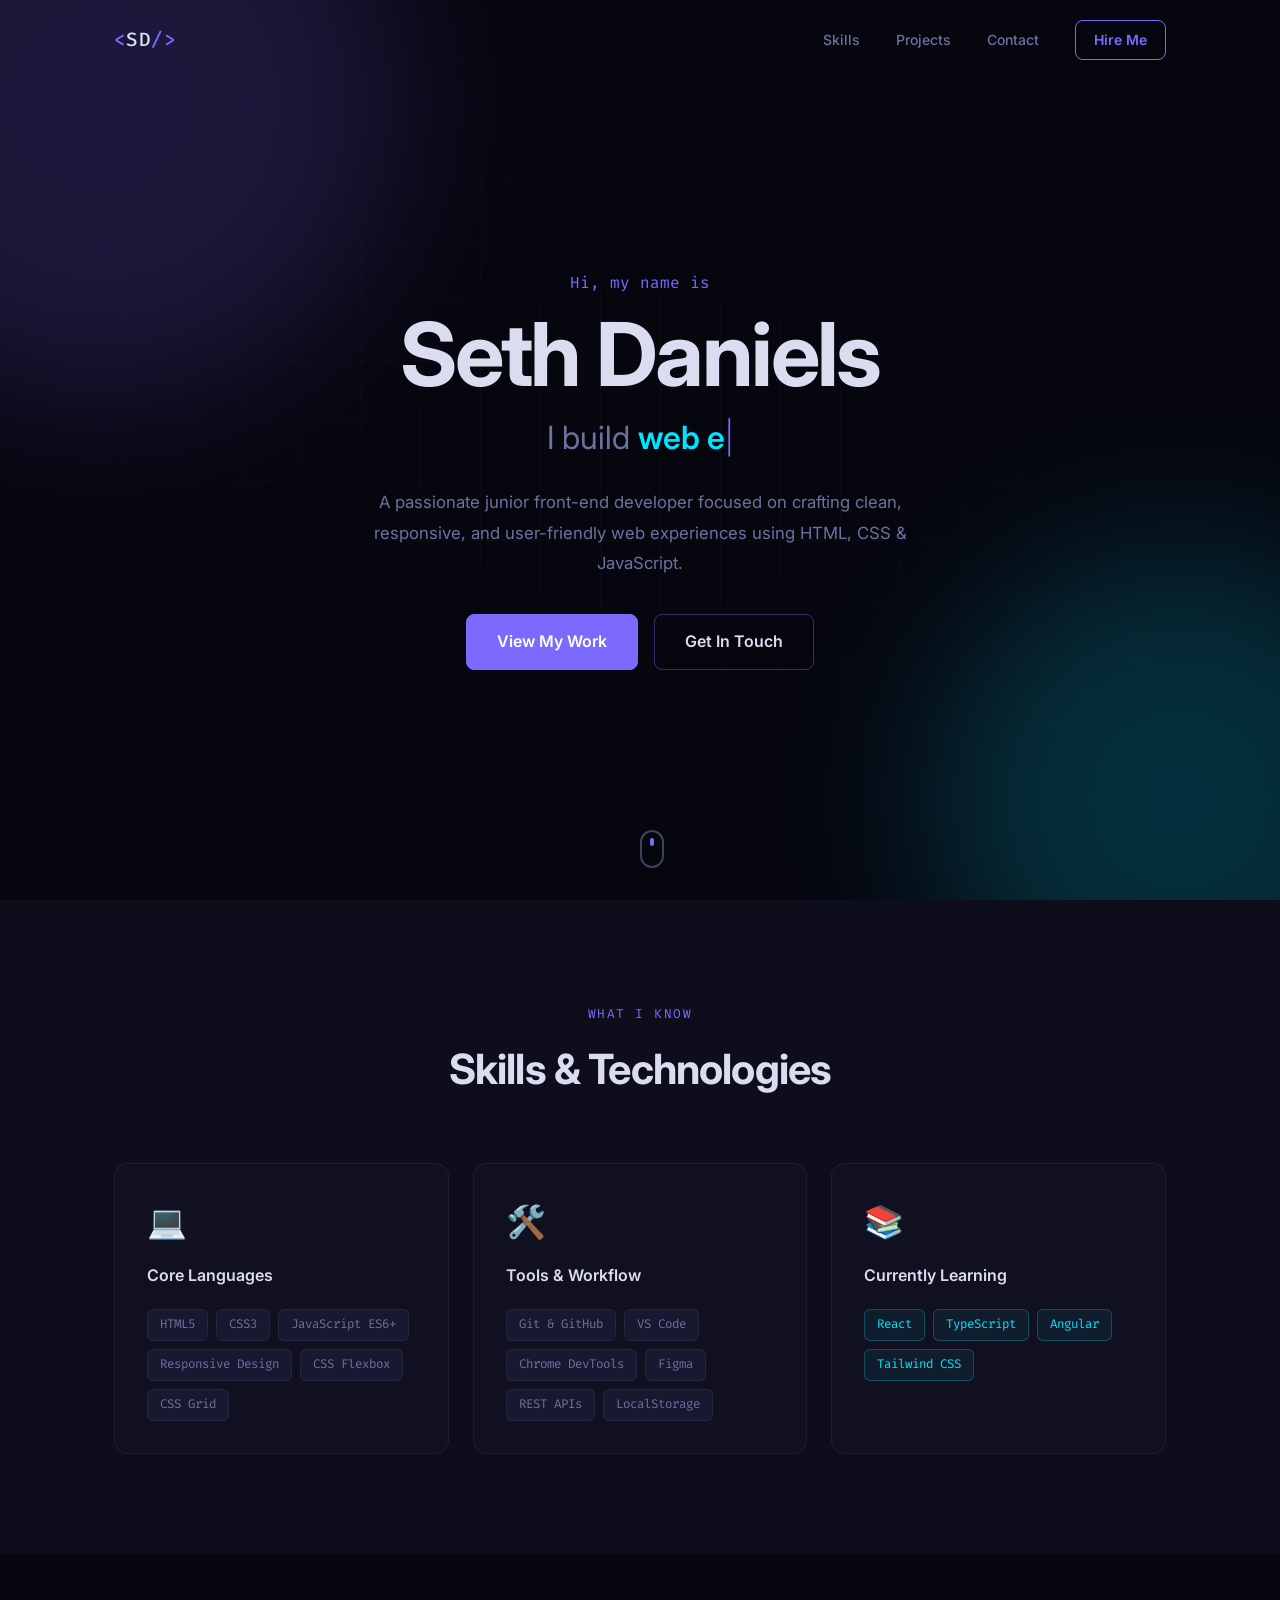
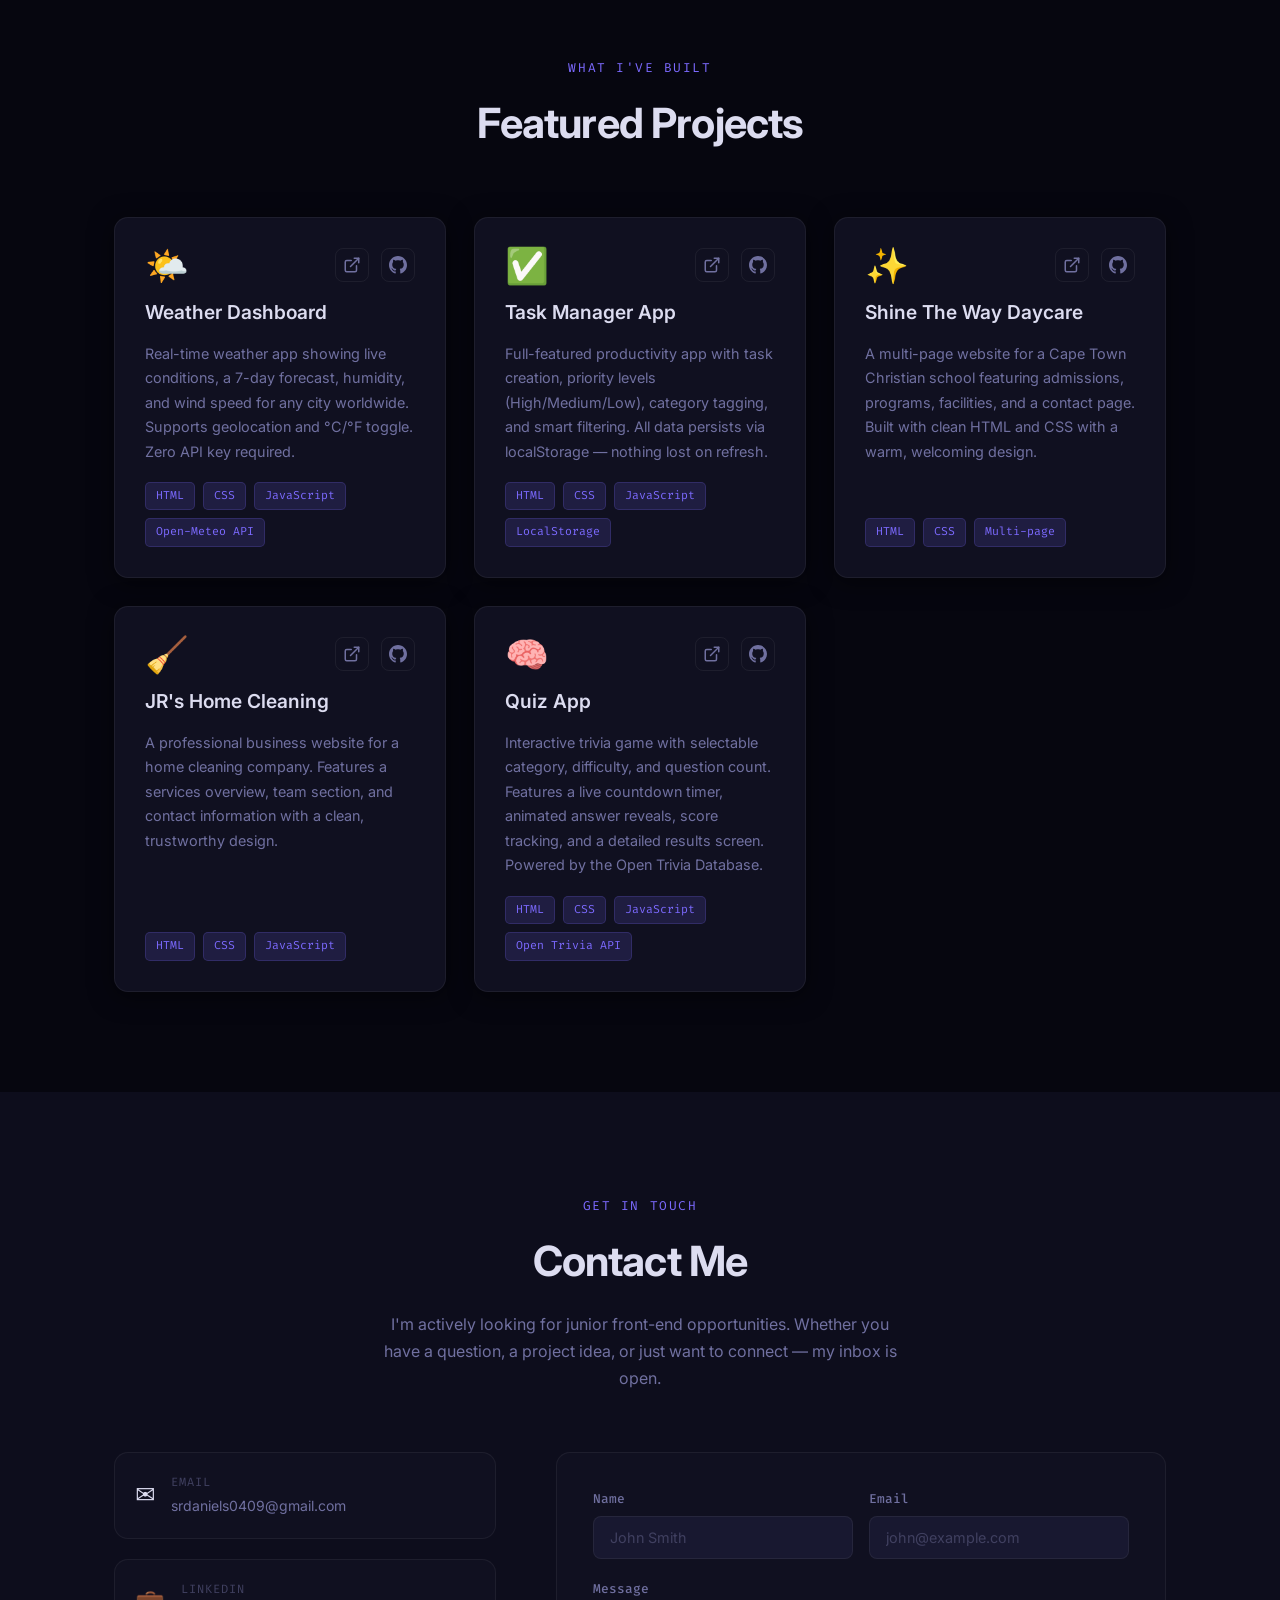
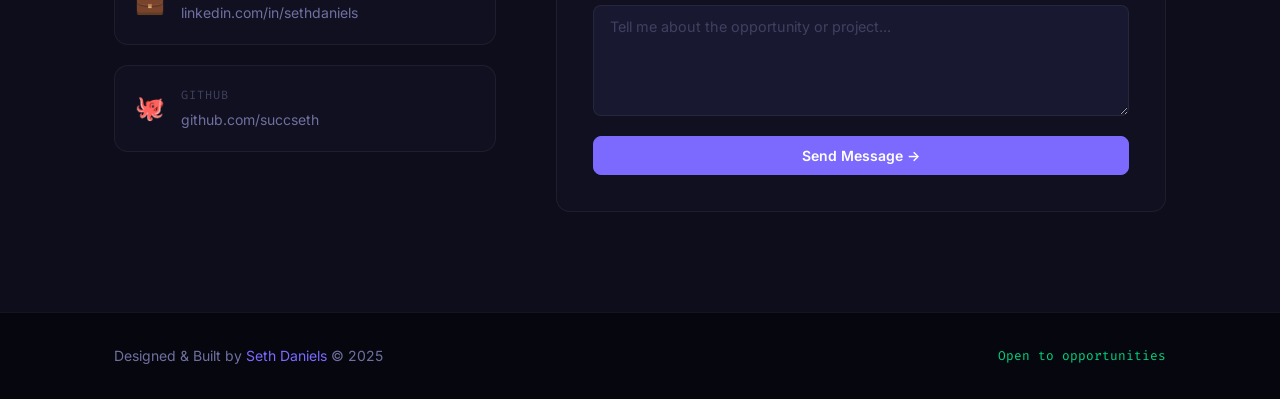
<file: portfolio/index.html>
<!DOCTYPE html>
<html lang="en">
<head>
  <meta charset="UTF-8">
  <meta name="viewport" content="width=device-width, initial-scale=1.0">
  <meta name="description" content="Seth Daniels — Junior Front-End Developer building clean, responsive web experiences.">
  <meta property="og:title" content="Seth Daniels | Front-End Developer">
  <meta property="og:description" content="Junior Front-End Developer specializing in HTML, CSS & JavaScript.">
  <title>Seth Daniels — Front-End Developer</title>
  <link rel="preconnect" href="https://fonts.googleapis.com">
  <link rel="preconnect" href="https://fonts.gstatic.com" crossorigin>
  <link href="https://fonts.googleapis.com/css2?family=Inter:wght@300;400;500;600;700&family=Fira+Code:wght@400;500&display=swap" rel="stylesheet">
  <link rel="stylesheet" href="css/style.css">
</head>
<body>

  <nav class="navbar" id="navbar">
    <div class="nav-container">
      <a href="#hero" class="nav-logo">
        <span class="logo-bracket">&lt;</span>SD<span class="logo-bracket">/&gt;</span>
      </a>
      <ul class="nav-links" id="nav-links">
        <li><a href="#skills" class="nav-link">Skills</a></li>
        <li><a href="#projects" class="nav-link">Projects</a></li>
        <li><a href="#contact" class="nav-link">Contact</a></li>
        <li><a href="#contact" class="btn btn-outline nav-resume">Hire Me</a></li>
      </ul>
      <button class="hamburger" id="hamburger" aria-label="Toggle menu">
        <span></span><span></span><span></span>
      </button>
    </div>
  </nav>

  <section class="hero" id="hero">
    <div class="hero-bg">
      <div class="hero-orb orb-1"></div>
      <div class="hero-orb orb-2"></div>
      <div class="hero-grid"></div>
    </div>
    <div class="hero-content">
      <p class="hero-greeting reveal">Hi, my name is</p>
      <h1 class="hero-name reveal">Seth Daniels</h1>
      <h2 class="hero-role reveal">
        I build <span class="typing-wrapper"><span id="typing-text" class="typing-text"></span><span class="cursor">|</span></span>
      </h2>
      <p class="hero-description reveal">
        A passionate junior front-end developer focused on crafting clean, responsive,
        and user-friendly web experiences using HTML, CSS &amp; JavaScript.
      </p>
      <div class="hero-cta reveal">
        <a href="#projects" class="btn btn-primary">View My Work</a>
        <a href="#contact" class="btn btn-ghost">Get In Touch</a>
      </div>
    </div>
    <a href="#skills" class="scroll-indicator" aria-label="Scroll down">
      <div class="scroll-mouse"><div class="scroll-dot"></div></div>
    </a>
  </section>

  <section class="section skills-section" id="skills">
    <div class="container">
      <div class="section-header reveal">
        <span class="section-label">What I know</span>
        <h2 class="section-title">Skills &amp; Technologies</h2>
      </div>
      <div class="skills-grid">
        <div class="skill-card reveal">
          <div class="skill-card-icon">💻</div>
          <h3 class="skill-card-title">Core Languages</h3>
          <div class="skill-tags">
            <span class="skill-tag">HTML5</span>
            <span class="skill-tag">CSS3</span>
            <span class="skill-tag">JavaScript ES6+</span>
            <span class="skill-tag">Responsive Design</span>
            <span class="skill-tag">CSS Flexbox</span>
            <span class="skill-tag">CSS Grid</span>
          </div>
        </div>
        <div class="skill-card reveal">
          <div class="skill-card-icon">🛠️</div>
          <h3 class="skill-card-title">Tools &amp; Workflow</h3>
          <div class="skill-tags">
            <span class="skill-tag">Git &amp; GitHub</span>
            <span class="skill-tag">VS Code</span>
            <span class="skill-tag">Chrome DevTools</span>
            <span class="skill-tag">Figma</span>
            <span class="skill-tag">REST APIs</span>
            <span class="skill-tag">LocalStorage</span>
          </div>
        </div>
        <div class="skill-card reveal">
          <div class="skill-card-icon">📚</div>
          <h3 class="skill-card-title">Currently Learning</h3>
          <div class="skill-tags">
            <span class="skill-tag learning">React</span>
            <span class="skill-tag learning">TypeScript</span>
            <span class="skill-tag learning">Angular</span>
            <span class="skill-tag learning">Tailwind CSS</span>
          </div>
        </div>
      </div>
    </div>
  </section>

  <section class="section projects-section" id="projects">
    <div class="container">
      <div class="section-header reveal">
        <span class="section-label">What I've built</span>
        <h2 class="section-title">Featured Projects</h2>
      </div>
      <div class="projects-grid">

        <article class="project-card reveal">
          <div class="project-card-top">
            <div class="project-icon-wrap">🌤️</div>
            <div class="project-links">
              <a href="projects/weather-dashboard/index.html" target="_blank" rel="noopener" class="project-link" title="Live Demo">
                <svg width="18" height="18" viewBox="0 0 24 24" fill="none" stroke="currentColor" stroke-width="2" stroke-linecap="round" stroke-linejoin="round"><path d="M18 13v6a2 2 0 0 1-2 2H5a2 2 0 0 1-2-2V8a2 2 0 0 1 2-2h6"/><polyline points="15,3 21,3 21,9"/><line x1="10" y1="14" x2="21" y2="3"/></svg>
              </a>
              <a href="https://github.com/succseth/portfolio" target="_blank" rel="noopener" class="project-link" title="GitHub">
                <svg width="18" height="18" viewBox="0 0 24 24" fill="currentColor"><path d="M12 0c-6.626 0-12 5.373-12 12 0 5.302 3.438 9.8 8.207 11.387.599.111.793-.261.793-.577v-2.234c-3.338.726-4.033-1.416-4.033-1.416-.546-1.387-1.333-1.756-1.333-1.756-1.089-.745.083-.729.083-.729 1.205.084 1.839 1.237 1.839 1.237 1.07 1.834 2.807 1.304 3.492.997.107-.775.418-1.305.762-1.604-2.665-.305-5.467-1.334-5.467-5.931 0-1.311.469-2.381 1.236-3.221-.124-.303-.535-1.524.117-3.176 0 0 1.008-.322 3.301 1.23.957-.266 1.983-.399 3.003-.404 1.02.005 2.047.138 3.006.404 2.291-1.552 3.297-1.23 3.297-1.23.653 1.653.242 2.874.118 3.176.77.84 1.235 1.911 1.235 3.221 0 4.609-2.807 5.624-5.479 5.921.43.372.823 1.102.823 2.222v3.293c0 .319.192.694.801.576 4.765-1.589 8.199-6.086 8.199-11.386 0-6.627-5.373-12-12-12z"/></svg>
              </a>
            </div>
          </div>
          <h3 class="project-title">Weather Dashboard</h3>
          <p class="project-desc">
            Real-time weather app showing live conditions, a 7-day forecast, humidity, and
            wind speed for any city worldwide. Supports geolocation and °C/°F toggle.
            Zero API key required.
          </p>
          <div class="project-tags">
            <span class="p-tag">HTML</span>
            <span class="p-tag">CSS</span>
            <span class="p-tag">JavaScript</span>
            <span class="p-tag">Open-Meteo API</span>
          </div>
        </article>

        <article class="project-card reveal">
          <div class="project-card-top">
            <div class="project-icon-wrap">✅</div>
            <div class="project-links">
              <a href="projects/task-manager/index.html" target="_blank" rel="noopener" class="project-link" title="Live Demo">
                <svg width="18" height="18" viewBox="0 0 24 24" fill="none" stroke="currentColor" stroke-width="2" stroke-linecap="round" stroke-linejoin="round"><path d="M18 13v6a2 2 0 0 1-2 2H5a2 2 0 0 1-2-2V8a2 2 0 0 1 2-2h6"/><polyline points="15,3 21,3 21,9"/><line x1="10" y1="14" x2="21" y2="3"/></svg>
              </a>
              <a href="https://github.com/succseth/portfolio" target="_blank" rel="noopener" class="project-link" title="GitHub">
                <svg width="18" height="18" viewBox="0 0 24 24" fill="currentColor"><path d="M12 0c-6.626 0-12 5.373-12 12 0 5.302 3.438 9.8 8.207 11.387.599.111.793-.261.793-.577v-2.234c-3.338.726-4.033-1.416-4.033-1.416-.546-1.387-1.333-1.756-1.333-1.756-1.089-.745.083-.729.083-.729 1.205.084 1.839 1.237 1.839 1.237 1.07 1.834 2.807 1.304 3.492.997.107-.775.418-1.305.762-1.604-2.665-.305-5.467-1.334-5.467-5.931 0-1.311.469-2.381 1.236-3.221-.124-.303-.535-1.524.117-3.176 0 0 1.008-.322 3.301 1.23.957-.266 1.983-.399 3.003-.404 1.02.005 2.047.138 3.006.404 2.291-1.552 3.297-1.23 3.297-1.23.653 1.653.242 2.874.118 3.176.77.84 1.235 1.911 1.235 3.221 0 4.609-2.807 5.624-5.479 5.921.43.372.823 1.102.823 2.222v3.293c0 .319.192.694.801.576 4.765-1.589 8.199-6.086 8.199-11.386 0-6.627-5.373-12-12-12z"/></svg>
              </a>
            </div>
          </div>
          <h3 class="project-title">Task Manager App</h3>
          <p class="project-desc">
            Full-featured productivity app with task creation, priority levels (High/Medium/Low),
            category tagging, and smart filtering. All data persists via localStorage
            — nothing lost on refresh.
          </p>
          <div class="project-tags">
            <span class="p-tag">HTML</span>
            <span class="p-tag">CSS</span>
            <span class="p-tag">JavaScript</span>
            <span class="p-tag">LocalStorage</span>
          </div>
        </article>

        <article class="project-card reveal">
          <div class="project-card-top">
            <div class="project-icon-wrap">✨</div>
            <div class="project-links">
              <a href="projects/shinetheway/index.html" target="_blank" rel="noopener" class="project-link" title="Live Demo">
                <svg width="18" height="18" viewBox="0 0 24 24" fill="none" stroke="currentColor" stroke-width="2" stroke-linecap="round" stroke-linejoin="round"><path d="M18 13v6a2 2 0 0 1-2 2H5a2 2 0 0 1-2-2V8a2 2 0 0 1 2-2h6"/><polyline points="15,3 21,3 21,9"/><line x1="10" y1="14" x2="21" y2="3"/></svg>
              </a>
              <a href="https://github.com/succseth/shinethewaycpt" target="_blank" rel="noopener" class="project-link" title="GitHub">
                <svg width="18" height="18" viewBox="0 0 24 24" fill="currentColor"><path d="M12 0c-6.626 0-12 5.373-12 12 0 5.302 3.438 9.8 8.207 11.387.599.111.793-.261.793-.577v-2.234c-3.338.726-4.033-1.416-4.033-1.416-.546-1.387-1.333-1.756-1.333-1.756-1.089-.745.083-.729.083-.729 1.205.084 1.839 1.237 1.839 1.237 1.07 1.834 2.807 1.304 3.492.997.107-.775.418-1.305.762-1.604-2.665-.305-5.467-1.334-5.467-5.931 0-1.311.469-2.381 1.236-3.221-.124-.303-.535-1.524.117-3.176 0 0 1.008-.322 3.301 1.23.957-.266 1.983-.399 3.003-.404 1.02.005 2.047.138 3.006.404 2.291-1.552 3.297-1.23 3.297-1.23.653 1.653.242 2.874.118 3.176.77.84 1.235 1.911 1.235 3.221 0 4.609-2.807 5.624-5.479 5.921.43.372.823 1.102.823 2.222v3.293c0 0 .192.694.801.576 4.765-1.589 8.199-6.086 8.199-11.386 0-6.627-5.373-12-12-12z"/></svg>
              </a>
            </div>
          </div>
          <h3 class="project-title">Shine The Way Daycare</h3>
          <p class="project-desc">
            A multi-page website for a Cape Town Christian school featuring admissions,
            programs, facilities, and a contact page. Built with clean HTML and CSS
            with a warm, welcoming design.
          </p>
          <div class="project-tags">
            <span class="p-tag">HTML</span>
            <span class="p-tag">CSS</span>
            <span class="p-tag">Multi-page</span>
          </div>
        </article>

        <article class="project-card reveal">
          <div class="project-card-top">
            <div class="project-icon-wrap">🧹</div>
            <div class="project-links">
              <a href="projects/jrshomecleaning/index.html" target="_blank" rel="noopener" class="project-link" title="Live Demo">
                <svg width="18" height="18" viewBox="0 0 24 24" fill="none" stroke="currentColor" stroke-width="2" stroke-linecap="round" stroke-linejoin="round"><path d="M18 13v6a2 2 0 0 1-2 2H5a2 2 0 0 1-2-2V8a2 2 0 0 1 2-2h6"/><polyline points="15,3 21,3 21,9"/><line x1="10" y1="14" x2="21" y2="3"/></svg>
              </a>
              <a href="https://github.com/succseth/jrscleaningservices" target="_blank" rel="noopener" class="project-link" title="GitHub">
                <svg width="18" height="18" viewBox="0 0 24 24" fill="currentColor"><path d="M12 0c-6.626 0-12 5.373-12 12 0 5.302 3.438 9.8 8.207 11.387.599.111.793-.261.793-.577v-2.234c-3.338.726-4.033-1.416-4.033-1.416-.546-1.387-1.333-1.756-1.333-1.756-1.089-.745.083-.729.083-.729 1.205.084 1.839 1.237 1.839 1.237 1.07 1.834 2.807 1.304 3.492.997.107-.775.418-1.305.762-1.604-2.665-.305-5.467-1.334-5.467-5.931 0-1.311.469-2.381 1.236-3.221-.124-.303-.535-1.524.117-3.176 0 0 1.008-.322 3.301 1.23.957-.266 1.983-.399 3.003-.404 1.02.005 2.047.138 3.006.404 2.291-1.552 3.297-1.23 3.297-1.23.653 1.653.242 2.874.118 3.176.77.84 1.235 1.911 1.235 3.221 0 4.609-2.807 5.624-5.479 5.921.43.372.823 1.102.823 2.222v3.293c0 0 .192.694.801.576 4.765-1.589 8.199-6.086 8.199-11.386 0-6.627-5.373-12-12-12z"/></svg>
              </a>
            </div>
          </div>
          <h3 class="project-title">JR's Home Cleaning</h3>
          <p class="project-desc">
            A professional business website for a home cleaning company. Features a
            services overview, team section, and contact information with a clean,
            trustworthy design.
          </p>
          <div class="project-tags">
            <span class="p-tag">HTML</span>
            <span class="p-tag">CSS</span>
            <span class="p-tag">JavaScript</span>
          </div>
        </article>

        <article class="project-card reveal">
          <div class="project-card-top">
            <div class="project-icon-wrap">🧠</div>
            <div class="project-links">
              <a href="projects/quiz-app/index.html" target="_blank" rel="noopener" class="project-link" title="Live Demo">
                <svg width="18" height="18" viewBox="0 0 24 24" fill="none" stroke="currentColor" stroke-width="2" stroke-linecap="round" stroke-linejoin="round"><path d="M18 13v6a2 2 0 0 1-2 2H5a2 2 0 0 1-2-2V8a2 2 0 0 1 2-2h6"/><polyline points="15,3 21,3 21,9"/><line x1="10" y1="14" x2="21" y2="3"/></svg>
              </a>
              <a href="https://github.com/succseth" target="_blank" rel="noopener" class="project-link" title="GitHub">
                <svg width="18" height="18" viewBox="0 0 24 24" fill="currentColor"><path d="M12 0c-6.626 0-12 5.373-12 12 0 5.302 3.438 9.8 8.207 11.387.599.111.793-.261.793-.577v-2.234c-3.338.726-4.033-1.416-4.033-1.416-.546-1.387-1.333-1.756-1.333-1.756-1.089-.745.083-.729.083-.729 1.205.084 1.839 1.237 1.839 1.237 1.07 1.834 2.807 1.304 3.492.997.107-.775.418-1.305.762-1.604-2.665-.305-5.467-1.334-5.467-5.931 0-1.311.469-2.381 1.236-3.221-.124-.303-.535-1.524.117-3.176 0 0 1.008-.322 3.301 1.23.957-.266 1.983-.399 3.003-.404 1.02.005 2.047.138 3.006.404 2.291-1.552 3.297-1.23 3.297-1.23.653 1.653.242 2.874.118 3.176.77.84 1.235 1.911 1.235 3.221 0 4.609-2.807 5.624-5.479 5.921.43.372.823 1.102.823 2.222v3.293c0 .319.192.694.801.576 4.765-1.589 8.199-6.086 8.199-11.386 0-6.627-5.373-12-12-12z"/></svg>
              </a>
            </div>
          </div>
          <h3 class="project-title">Quiz App</h3>
          <p class="project-desc">
            Interactive trivia game with selectable category, difficulty, and question count.
            Features a live countdown timer, animated answer reveals, score tracking,
            and a detailed results screen. Powered by the Open Trivia Database.
          </p>
          <div class="project-tags">
            <span class="p-tag">HTML</span>
            <span class="p-tag">CSS</span>
            <span class="p-tag">JavaScript</span>
            <span class="p-tag">Open Trivia API</span>
          </div>
        </article>

      </div>
    </div>
  </section>

  <section class="section contact-section" id="contact">
    <div class="container">
      <div class="section-header reveal">
        <span class="section-label">Get in touch</span>
        <h2 class="section-title">Contact Me</h2>
        <p class="section-subtitle">
          I'm actively looking for junior front-end opportunities. Whether you have a question,
          a project idea, or just want to connect — my inbox is open.
        </p>
      </div>
      <div class="contact-layout">
        <div class="contact-info reveal">
          <a href="mailto:srdaniels0409@gmail.com" class="contact-item">
            <span class="contact-item-icon">✉️</span>
            <div>
              <p class="contact-item-label">Email</p>
              <p class="contact-item-value">srdaniels0409@gmail.com</p>
            </div>
          </a>
          <a href="https://linkedin.com/in/succseth" target="_blank" rel="noopener" class="contact-item">
            <span class="contact-item-icon">💼</span>
            <div>
              <p class="contact-item-label">LinkedIn</p>
              <p class="contact-item-value">linkedin.com/in/sethdaniels</p>
            </div>
          </a>
          <a href="https://github.com/succseth" target="_blank" rel="noopener" class="contact-item">
            <span class="contact-item-icon">🐙</span>
            <div>
              <p class="contact-item-label">GitHub</p>
              <p class="contact-item-value">github.com/succseth</p>
            </div>
          </a>
        </div>

        <form class="contact-form reveal" id="contact-form"
              action="https://formsubmit.co/srdaniels0409@gmail.com"
              method="POST">
          <input type="hidden" name="_captcha" value="false">
          <input type="hidden" name="_subject" value="New message from your portfolio">
          <div class="form-row">
            <div class="form-group">
              <label for="name" class="form-label">Name</label>
              <input type="text" id="name" name="name" placeholder="John Smith" required class="form-input">
            </div>
            <div class="form-group">
              <label for="email" class="form-label">Email</label>
              <input type="email" id="email" name="email" placeholder="john@example.com" required class="form-input">
            </div>
          </div>
          <div class="form-group">
            <label for="message" class="form-label">Message</label>
            <textarea id="message" name="message" placeholder="Tell me about the opportunity or project..." rows="5" required class="form-input"></textarea>
          </div>
          <button type="submit" class="btn btn-primary btn-full">Send Message →</button>
        </form>
      </div>
    </div>
  </section>

  <footer class="footer">
    <div class="container footer-inner">
      <p class="footer-copy">Designed &amp; Built by <span class="accent">Seth Daniels</span> &copy; 2025</p>
      <p class="footer-open">Open to opportunities</p>
    </div>
  </footer>

  <script src="js/main.js"></script>
</body>
</html>
</file>
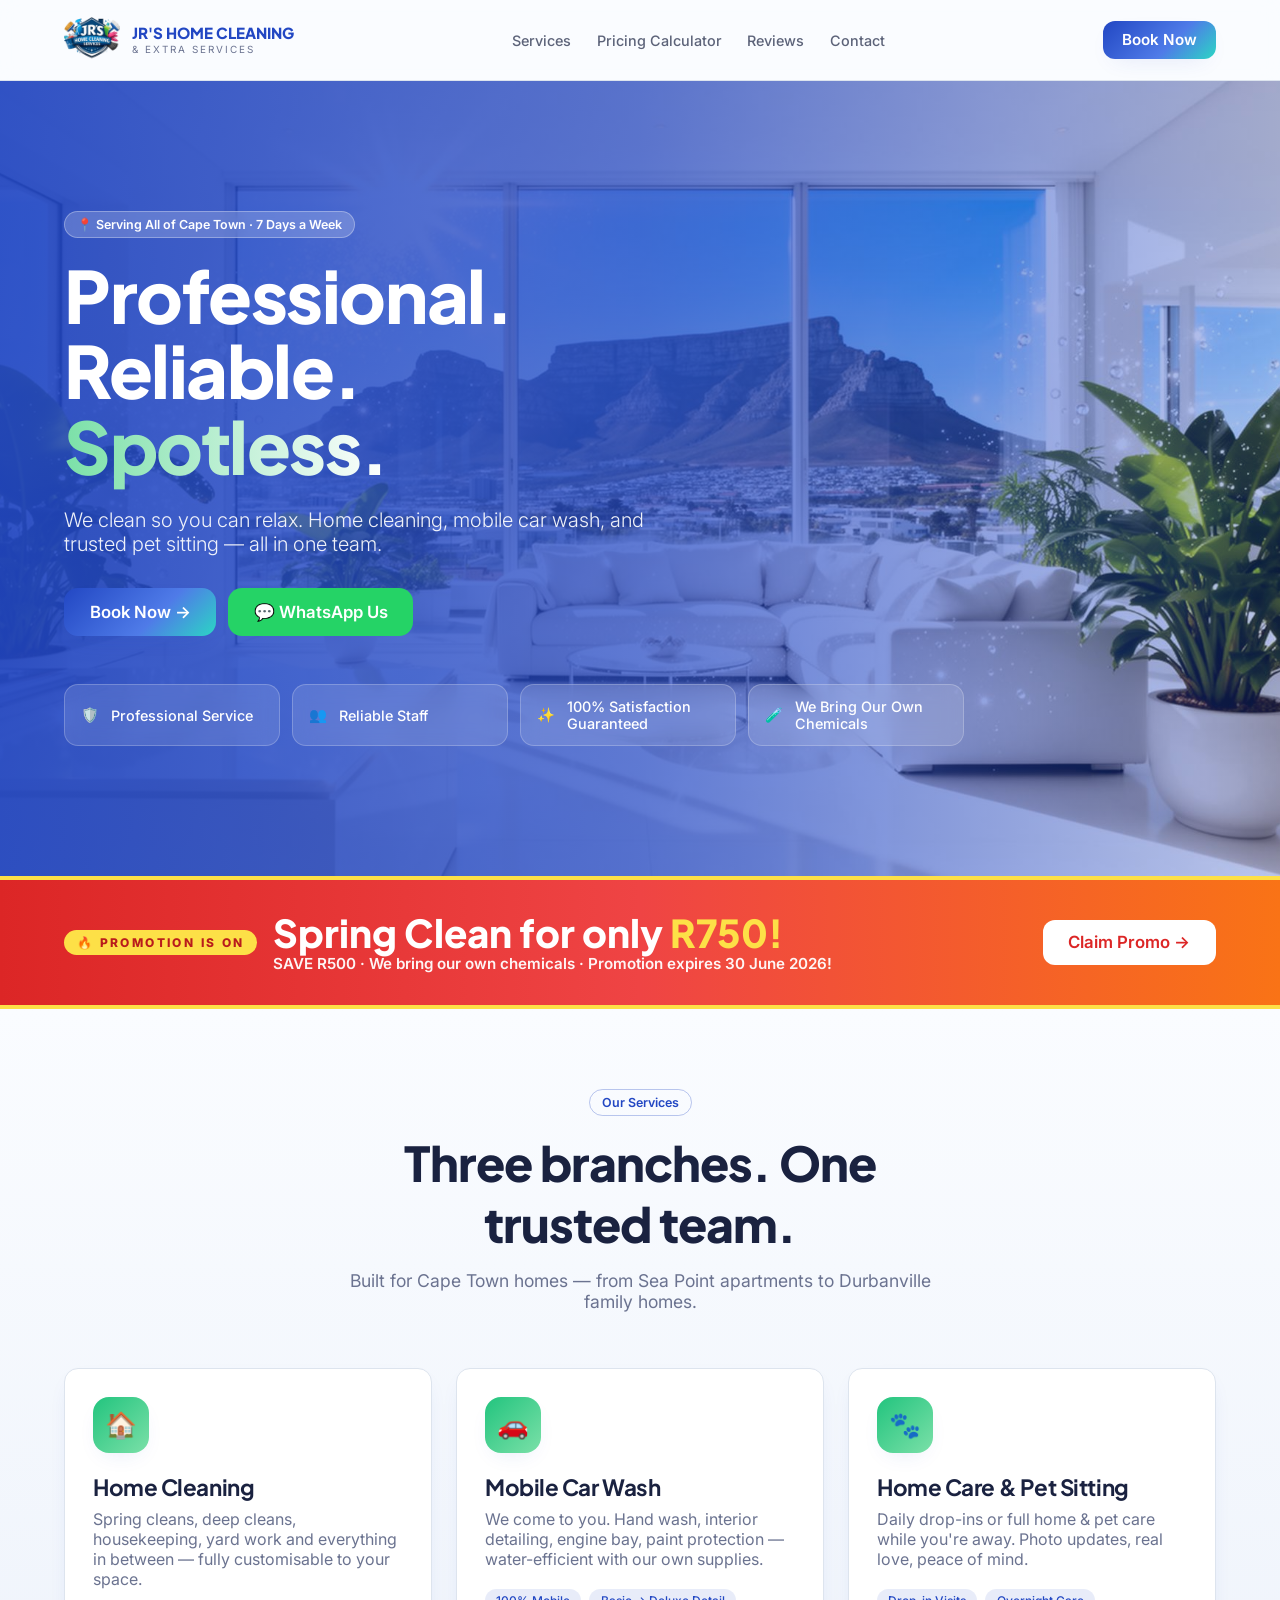
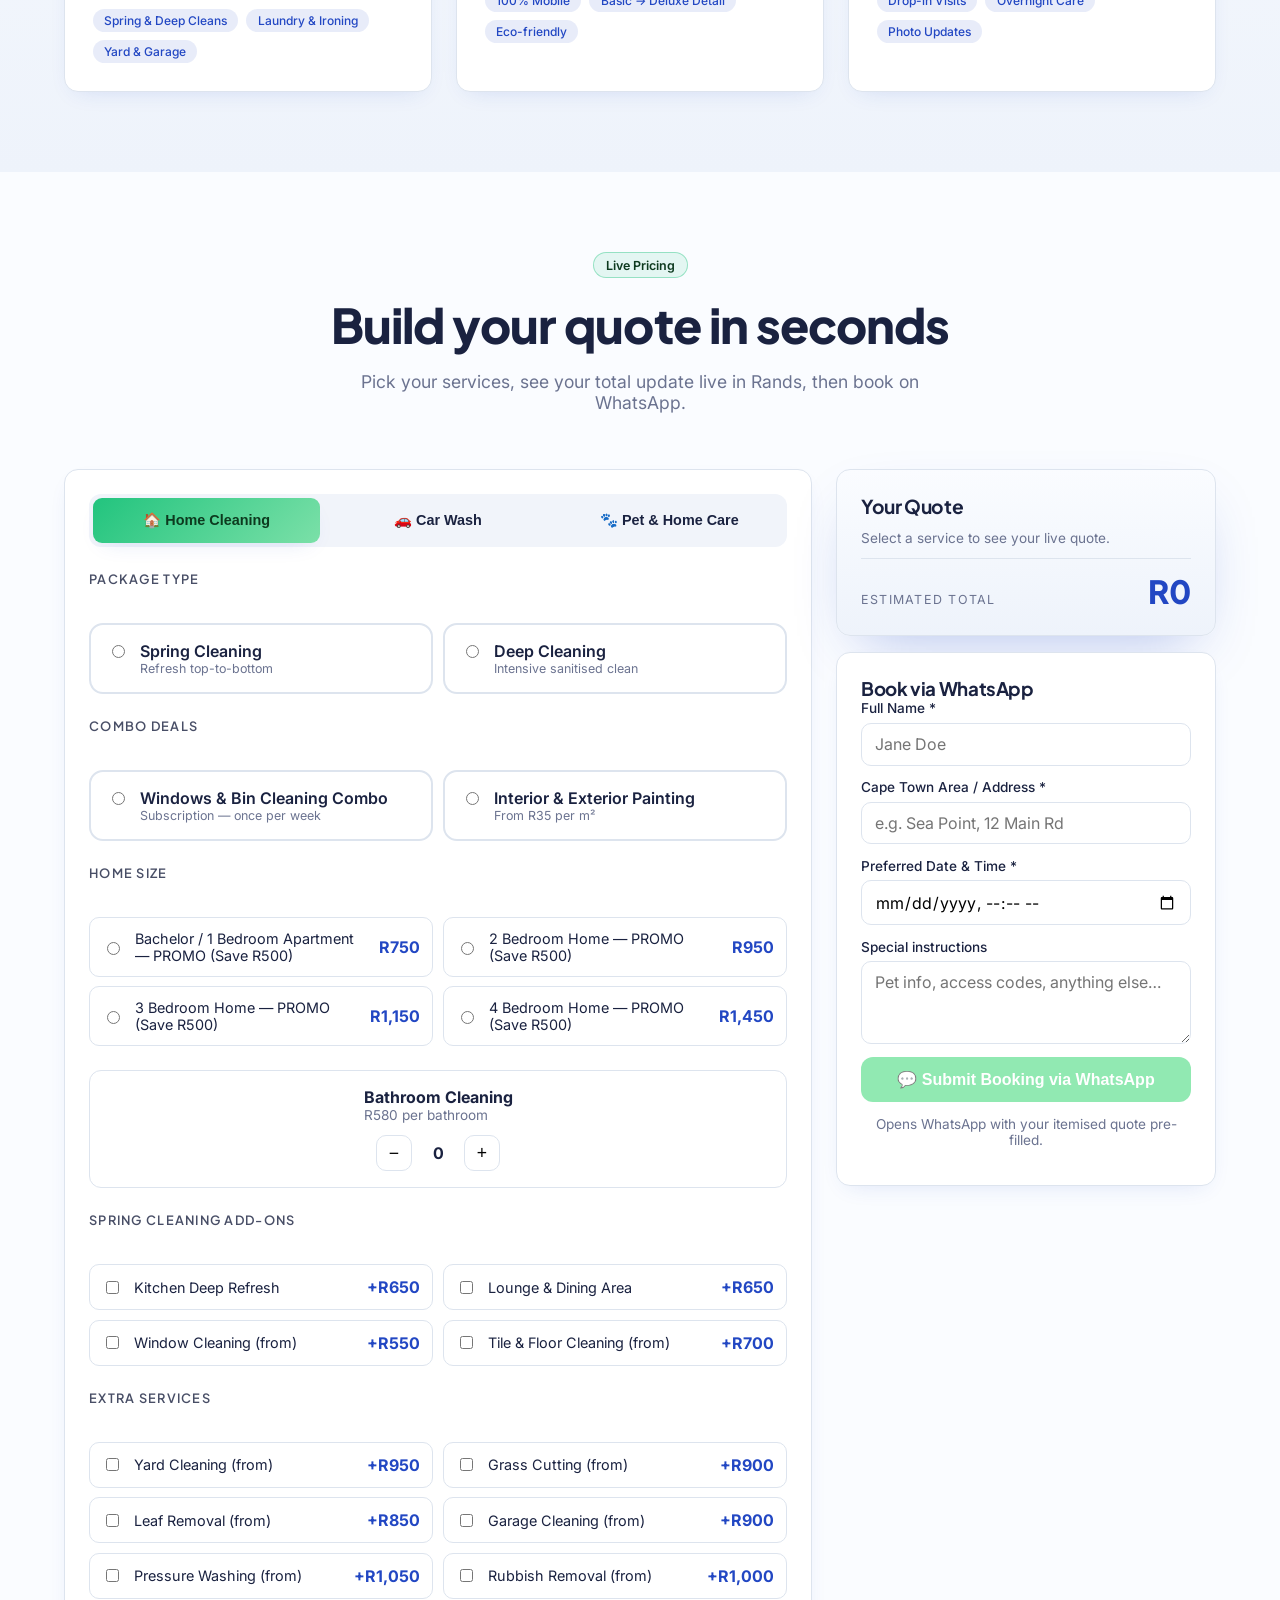
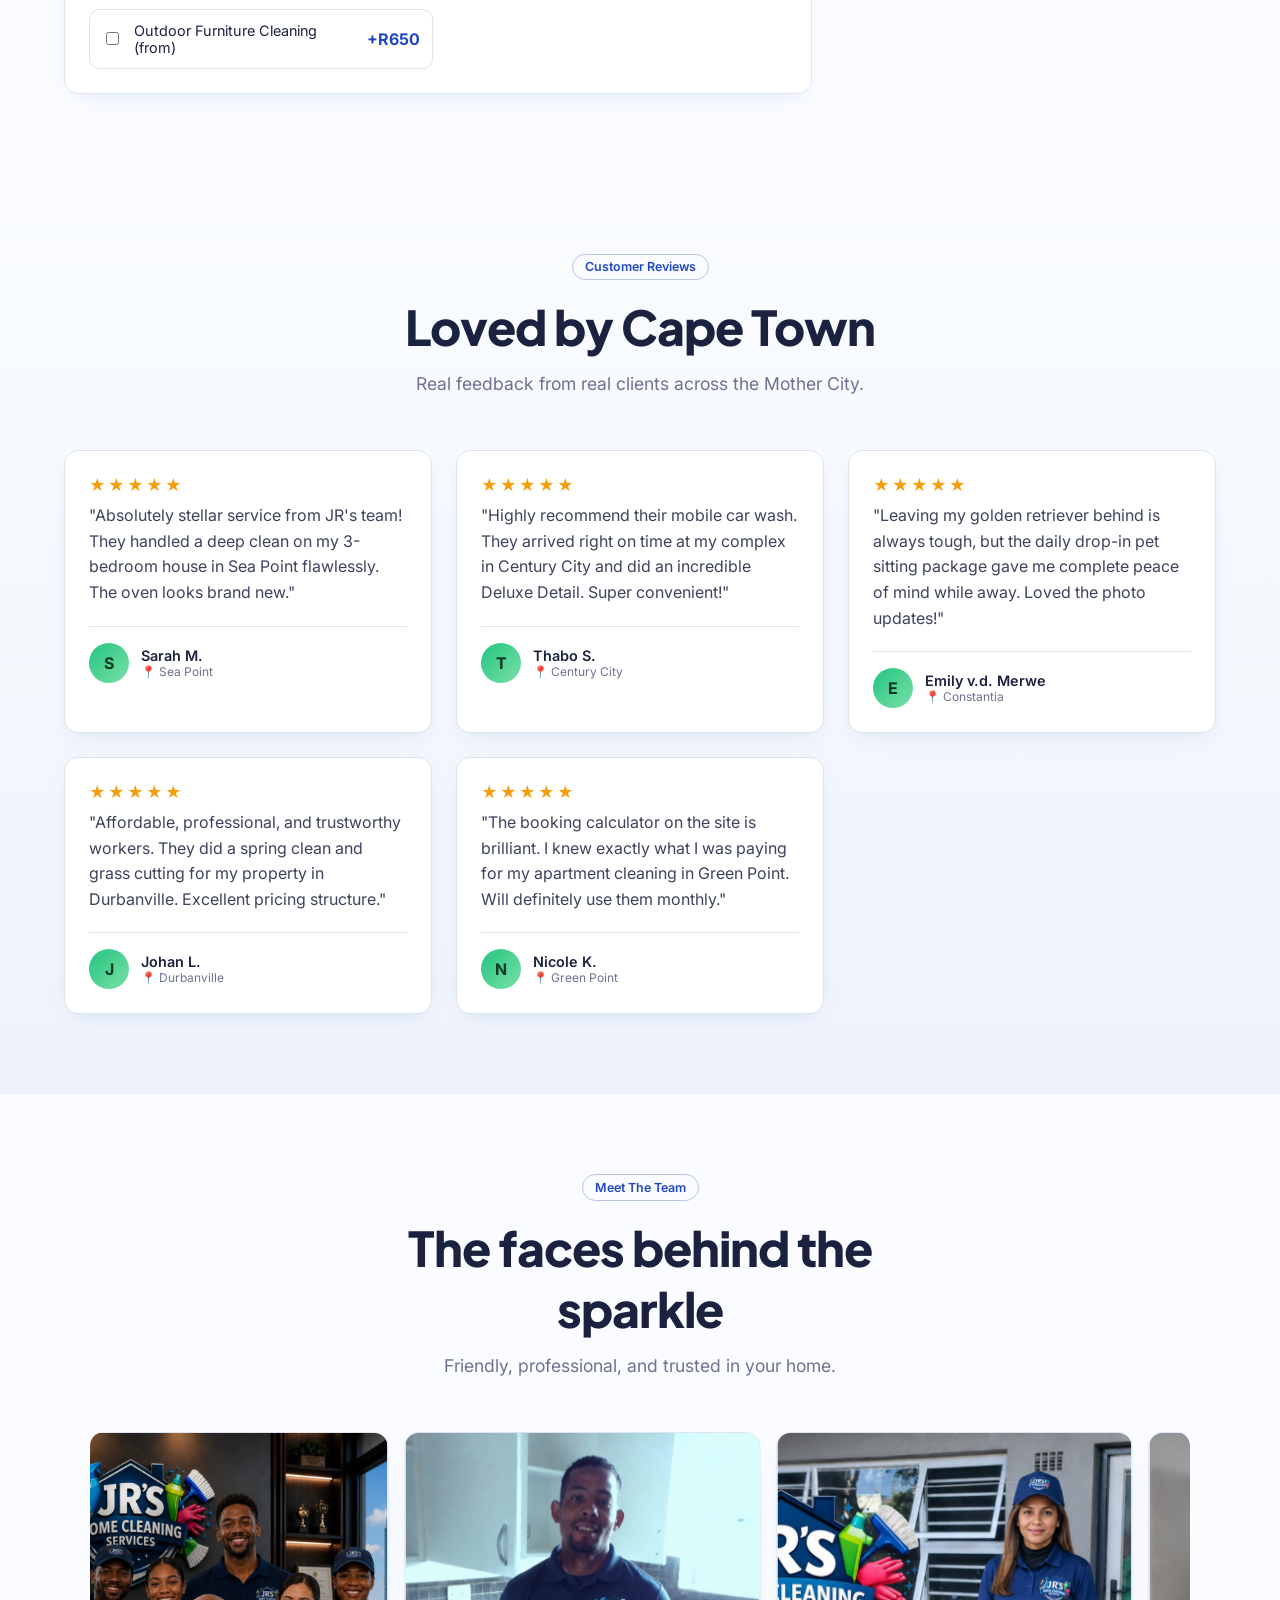
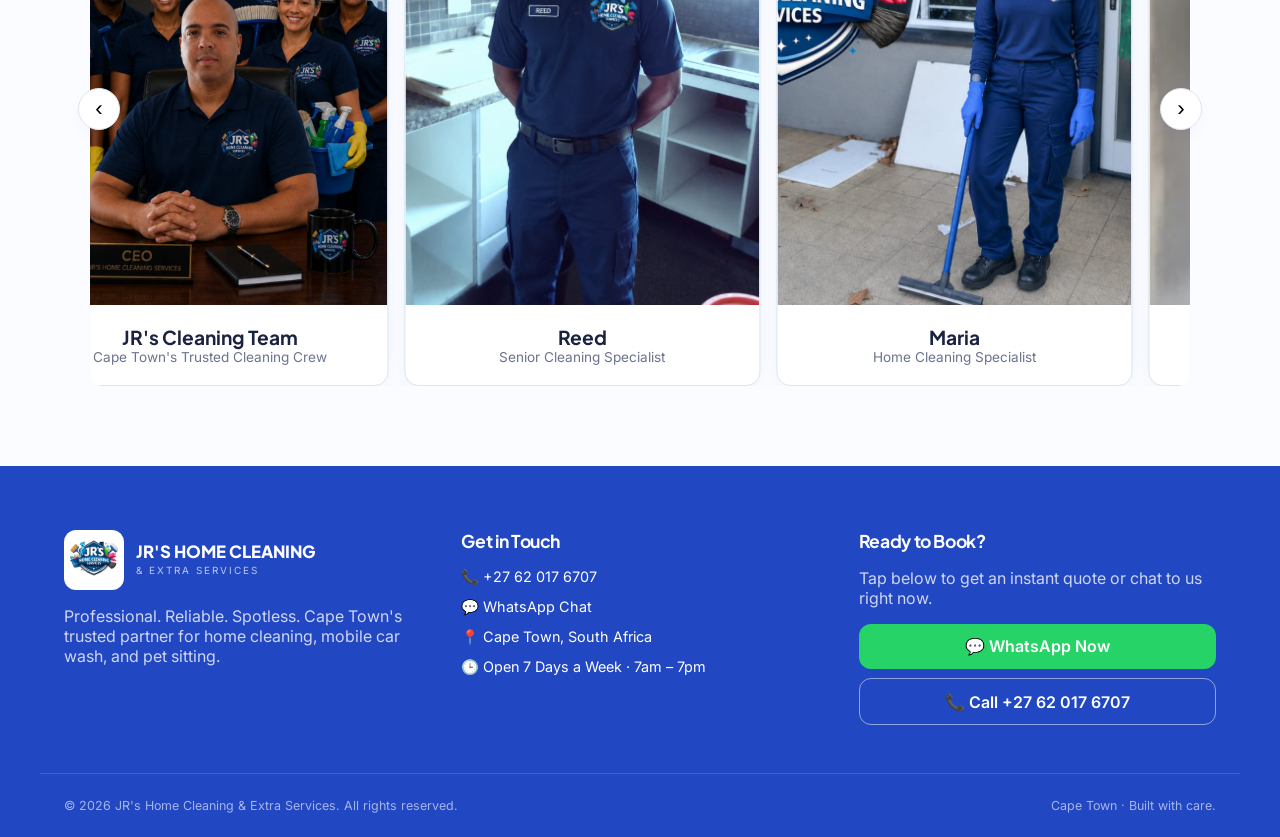
<file: projects/jrshomecleaning/index.html>
<!doctype html>
<html lang="en">
<head>
<meta charset="utf-8" />
<meta name="viewport" content="width=device-width,initial-scale=1" />
<title>JR's Home Cleaning Services — Cape Town | Book Online</title>
<meta name="description" content="Professional, reliable cleaning, mobile car wash & pet sitting across Cape Town. Get an instant quote and book on WhatsApp." />
<meta property="og:title" content="JR's Home Cleaning Services — Cape Town" />
<meta property="og:description" content="Professional. Reliable. Spotless. Home cleaning, mobile car wash & pet sitting. Book instantly via WhatsApp." />
<link rel="icon" href="assets/jrs-logo.png" />
<link rel="preconnect" href="https://fonts.googleapis.com" />
<link rel="preconnect" href="https://fonts.gstatic.com" crossorigin />
<link href="https://fonts.googleapis.com/css2?family=Inter:wght@400;500;600;700&family=Plus+Jakarta+Sans:wght@600;700;800&display=swap" rel="stylesheet" />
<link rel="stylesheet" href="styles.css" />
</head>
<body>
<header class="site-header">
  <div class="container header-inner">
    <a href="#top" class="brand">
      <img src="assets/jrs-logo.png" alt="JR's Home Cleaning Services logo" width="56" height="56" />
      <div class="brand-text">
        <div class="brand-name">JR'S HOME CLEANING</div>
        <div class="brand-sub">& Extra Services</div>
      </div>
    </a>
    <nav class="main-nav">
      <a href="#services">Services</a>
      <a href="#calculator">Pricing Calculator</a>
      <a href="#reviews">Reviews</a>
      <a href="#contact">Contact</a>
    </nav>
    <a href="#calculator" class="btn btn-hero">Book Now</a>
  </div>
</header>

<section id="top" class="hero">
  <img class="hero-bg" src="assets/hero.jpg" alt="Cape Town skyline with Table Mountain" />
  <div class="hero-overlay"></div>
  <div class="container hero-content">
    <span class="badge badge-light">📍 Serving All of Cape Town · 7 Days a Week</span>
    <h1>Professional.<br />Reliable.<br /><span class="grad-text">Spotless.</span></h1>
    <p class="hero-sub">We clean so you can relax. Home cleaning, mobile car wash, and trusted pet sitting — all in one team.</p>
    <div class="hero-ctas">
      <a href="#calculator" class="btn btn-hero btn-xl">Book Now →</a>
      <a href="https://wa.me/27620176707" target="_blank" rel="noopener" class="btn btn-whatsapp btn-xl">💬 WhatsApp Us</a>
    </div>
    <div class="hero-badges">
      <div class="hb">🛡️ <span>Professional Service</span></div>
      <div class="hb">👥 <span>Reliable Staff</span></div>
      <div class="hb">✨ <span>100% Satisfaction Guaranteed</span></div>
      <div class="hb">🧪 <span>We Bring Our Own Chemicals</span></div>
    </div>
  </div>
</section>

<section class="promo">
  <div class="container promo-inner">
    <div class="promo-left">
      <div class="promo-pill">🔥 Promotion is On</div>
      <div>
        <div class="promo-title">Spring Clean for only <span class="yellow">R750!</span></div>
        <div class="promo-sub">SAVE R500 · We bring our own chemicals · Promotion expires 30 June 2026!</div>
      </div>
    </div>
    <a href="#calculator" class="btn btn-promo">Claim Promo →</a>
  </div>
</section>

<section id="services" class="section soft">
  <div class="container">
    <div class="section-head">
      <span class="badge badge-outline">Our Services</span>
      <h2>Three branches. One trusted team.</h2>
      <p>Built for Cape Town homes — from Sea Point apartments to Durbanville family homes.</p>
    </div>
    <div class="grid-3">
      <div class="card service">
        <div class="service-icon">🏠</div>
        <h3>Home Cleaning</h3>
        <p>Spring cleans, deep cleans, housekeeping, yard work and everything in between — fully customisable to your space.</p>
        <div class="tags"><span>Spring & Deep Cleans</span><span>Laundry & Ironing</span><span>Yard & Garage</span></div>
      </div>
      <div class="card service">
        <div class="service-icon">🚗</div>
        <h3>Mobile Car Wash</h3>
        <p>We come to you. Hand wash, interior detailing, engine bay, paint protection — water-efficient with our own supplies.</p>
        <div class="tags"><span>100% Mobile</span><span>Basic → Deluxe Detail</span><span>Eco-friendly</span></div>
      </div>
      <div class="card service">
        <div class="service-icon">🐾</div>
        <h3>Home Care & Pet Sitting</h3>
        <p>Daily drop-ins or full home & pet care while you're away. Photo updates, real love, peace of mind.</p>
        <div class="tags"><span>Drop-in Visits</span><span>Overnight Care</span><span>Photo Updates</span></div>
      </div>
    </div>
  </div>
</section>

<section id="calculator" class="section">
  <div class="container">
    <div class="section-head">
      <span class="badge badge-accent">Live Pricing</span>
      <h2>Build your quote in seconds</h2>
      <p>Pick your services, see your total update live in Rands, then book on WhatsApp.</p>
    </div>

    <div class="calc-grid">
      <div class="card calc-main">
        <div class="tabs">
          <button class="tab active" data-tab="home">🏠 Home Cleaning</button>
          <button class="tab" data-tab="car">🚗 Car Wash</button>
          <button class="tab" data-tab="pet">🐾 Pet & Home Care</button>
        </div>

        <!-- HOME -->
        <div class="tab-panel" data-panel="home">
          <h4 class="group-title">Package Type</h4>
          <div class="grid-2">
            <label class="opt-card"><input type="radio" name="homeType" value="spring" /><div><div class="opt-title">Spring Cleaning</div><div class="opt-sub">Refresh top-to-bottom</div></div></label>
            <label class="opt-card"><input type="radio" name="homeType" value="deep" /><div><div class="opt-title">Deep Cleaning</div><div class="opt-sub">Intensive sanitised clean</div></div></label>
          </div>

          <h4 class="group-title">Combo Deals</h4>
          <div class="grid-2">
            <label class="opt-card"><input type="radio" name="comboType" value="windows" /><div><div class="opt-title">Windows & Bin Cleaning Combo</div><div class="opt-sub">Subscription — once per week</div></div></label>
            <label class="opt-card"><input type="radio" name="comboType" value="painting" /><div><div class="opt-title">Interior & Exterior Painting</div><div class="opt-sub">From R35 per m²</div></div></label>
          </div>

          <div id="windowsPlanWrap" class="hidden">
            <h5 class="group-title small">Subscription Plan</h5>
            <div class="stack" id="windowsPlanList"></div>
          </div>

          <div id="paintingWrap" class="hidden card-inset">
            <div><strong>Interior & Exterior Painting Services</strong><div class="muted small">Surface prep, high-quality paints. From R35 per m².</div></div>
            <div class="row">
              <label for="paintM2">Square meters</label>
              <input type="number" id="paintM2" min="0" max="2000" placeholder="e.g. 50" />
              <span class="muted">× R35 =</span>
              <span id="paintTotal" class="primary-strong">R0</span>
            </div>
          </div>

          <h4 class="group-title">Home Size</h4>
          <div class="grid-2" id="homeSizeList"></div>

          <div class="card-inset row spread">
            <div>
              <div><strong>Bathroom Cleaning</strong></div>
              <div class="muted small">R580 per bathroom</div>
            </div>
            <div class="stepper">
              <button type="button" id="bathMinus">−</button>
              <span id="bathCount">0</span>
              <button type="button" id="bathPlus">+</button>
            </div>
          </div>

          <h4 class="group-title" id="pkgAddonTitle">Spring Cleaning Add-ons</h4>
          <div class="grid-2" id="pkgAddonList"></div>

          <h4 class="group-title">Extra Services</h4>
          <div class="grid-2" id="extraAddonList"></div>
        </div>

        <!-- CAR -->
        <div class="tab-panel hidden" data-panel="car">
          <div class="notice">✨ <strong>100% Mobile Service — We Come To You!</strong> We provide our own chemicals and water-efficient cleaning.</div>
          <div class="stack" id="carList"></div>
        </div>

        <!-- PET -->
        <div class="tab-panel hidden" data-panel="pet">
          <div class="notice">🐾 <strong>Peace of mind while you're away.</strong> Reliable, trusted, and experienced pet lovers.</div>
          <div class="stack" id="petList"></div>
          <details id="petChecklist" class="hidden details">
            <summary>Show Client Checklist Requirements</summary>
            <div class="checklist">
              <p><strong>You'll be asked for the following at booking:</strong></p>
              <ul>
                <li>Emergency Contact (name & phone)</li>
                <li>Pet Name(s), breed & age</li>
                <li>Vet details (clinic name & phone)</li>
                <li>Feeding schedule & dietary notes</li>
                <li>Medication, allergies & special needs</li>
                <li>House access instructions</li>
              </ul>
            </div>
          </details>
        </div>
      </div>

      <aside class="calc-aside">
        <div class="card quote-card">
          <h3>Your Quote</h3>
          <ul id="quoteList" class="quote-list"><li class="muted small">Select a service to see your live quote.</li></ul>
          <div class="quote-total"><span>Estimated Total</span><span id="quoteTotal" class="total">R0</span></div>
        </div>
        <div class="card">
          <h3>Book via WhatsApp</h3>
          <div class="field"><label for="bName">Full Name *</label><input id="bName" maxlength="100" placeholder="Jane Doe" /></div>
          <div class="field"><label for="bAddr">Cape Town Area / Address *</label><input id="bAddr" maxlength="200" placeholder="e.g. Sea Point, 12 Main Rd" /></div>
          <div class="field"><label for="bDate">Preferred Date & Time *</label><input id="bDate" type="datetime-local" /></div>
          <div class="field"><label for="bNotes">Special instructions</label><textarea id="bNotes" rows="3" maxlength="500" placeholder="Pet info, access codes, anything else…"></textarea></div>
          <button id="bookBtn" class="btn btn-whatsapp btn-lg full" disabled>💬 Submit Booking via WhatsApp</button>
          <p class="muted small center">Opens WhatsApp with your itemised quote pre-filled.</p>
        </div>
      </aside>
    </div>
  </div>
</section>

<section id="reviews" class="section soft">
  <div class="container">
    <div class="section-head">
      <span class="badge badge-outline">Customer Reviews</span>
      <h2>Loved by Cape Town</h2>
      <p>Real feedback from real clients across the Mother City.</p>
    </div>
    <div class="grid-3" id="reviewsGrid"></div>
  </div>
</section>

<section class="section">
  <div class="container">
    <div class="section-head">
      <span class="badge badge-outline">Meet The Team</span>
      <h2>The faces behind the sparkle</h2>
      <p>Friendly, professional, and trusted in your home.</p>
    </div>
    <div class="carousel" id="teamCarousel">
      <button class="car-btn prev" aria-label="Previous">‹</button>
      <div class="car-viewport"><div class="car-track" id="teamTrack"></div></div>
      <button class="car-btn next" aria-label="Next">›</button>
    </div>
  </div>
</section>

<footer id="contact" class="site-footer">
  <div class="container footer-grid">
    <div>
      <div class="brand light">
        <div class="logo-box"><img src="assets/jrs-logo.png" alt="JR's Home Cleaning Services" width="48" height="48" /></div>
        <div class="brand-text">
          <div class="brand-name">JR'S HOME CLEANING</div>
          <div class="brand-sub">& Extra Services</div>
        </div>
      </div>
      <p class="muted-light">Professional. Reliable. Spotless. Cape Town's trusted partner for home cleaning, mobile car wash, and pet sitting.</p>
    </div>
    <div>
      <h4>Get in Touch</h4>
      <ul class="contact-list">
        <li>📞 <a href="tel:+27620176707">+27 62 017 6707</a></li>
        <li>💬 <a href="https://wa.me/27620176707" target="_blank" rel="noopener">WhatsApp Chat</a></li>
        <li>📍 Cape Town, South Africa</li>
        <li>🕒 Open 7 Days a Week · 7am – 7pm</li>
      </ul>
    </div>
    <div>
      <h4>Ready to Book?</h4>
      <p class="muted-light">Tap below to get an instant quote or chat to us right now.</p>
      <div class="stack">
        <a href="https://wa.me/27620176707" target="_blank" rel="noopener" class="btn btn-whatsapp btn-lg">💬 WhatsApp Now</a>
        <a href="tel:+27620176707" class="btn btn-outline-light btn-lg">📞 Call +27 62 017 6707</a>
      </div>
    </div>
  </div>
  <div class="container footer-bottom">
    <div>© <span id="year"></span> JR's Home Cleaning & Extra Services. All rights reserved.</div>
    <div>Cape Town · Built with care.</div>
  </div>
</footer>

<script src="script.js"></script>
</body>
</html>
</file>
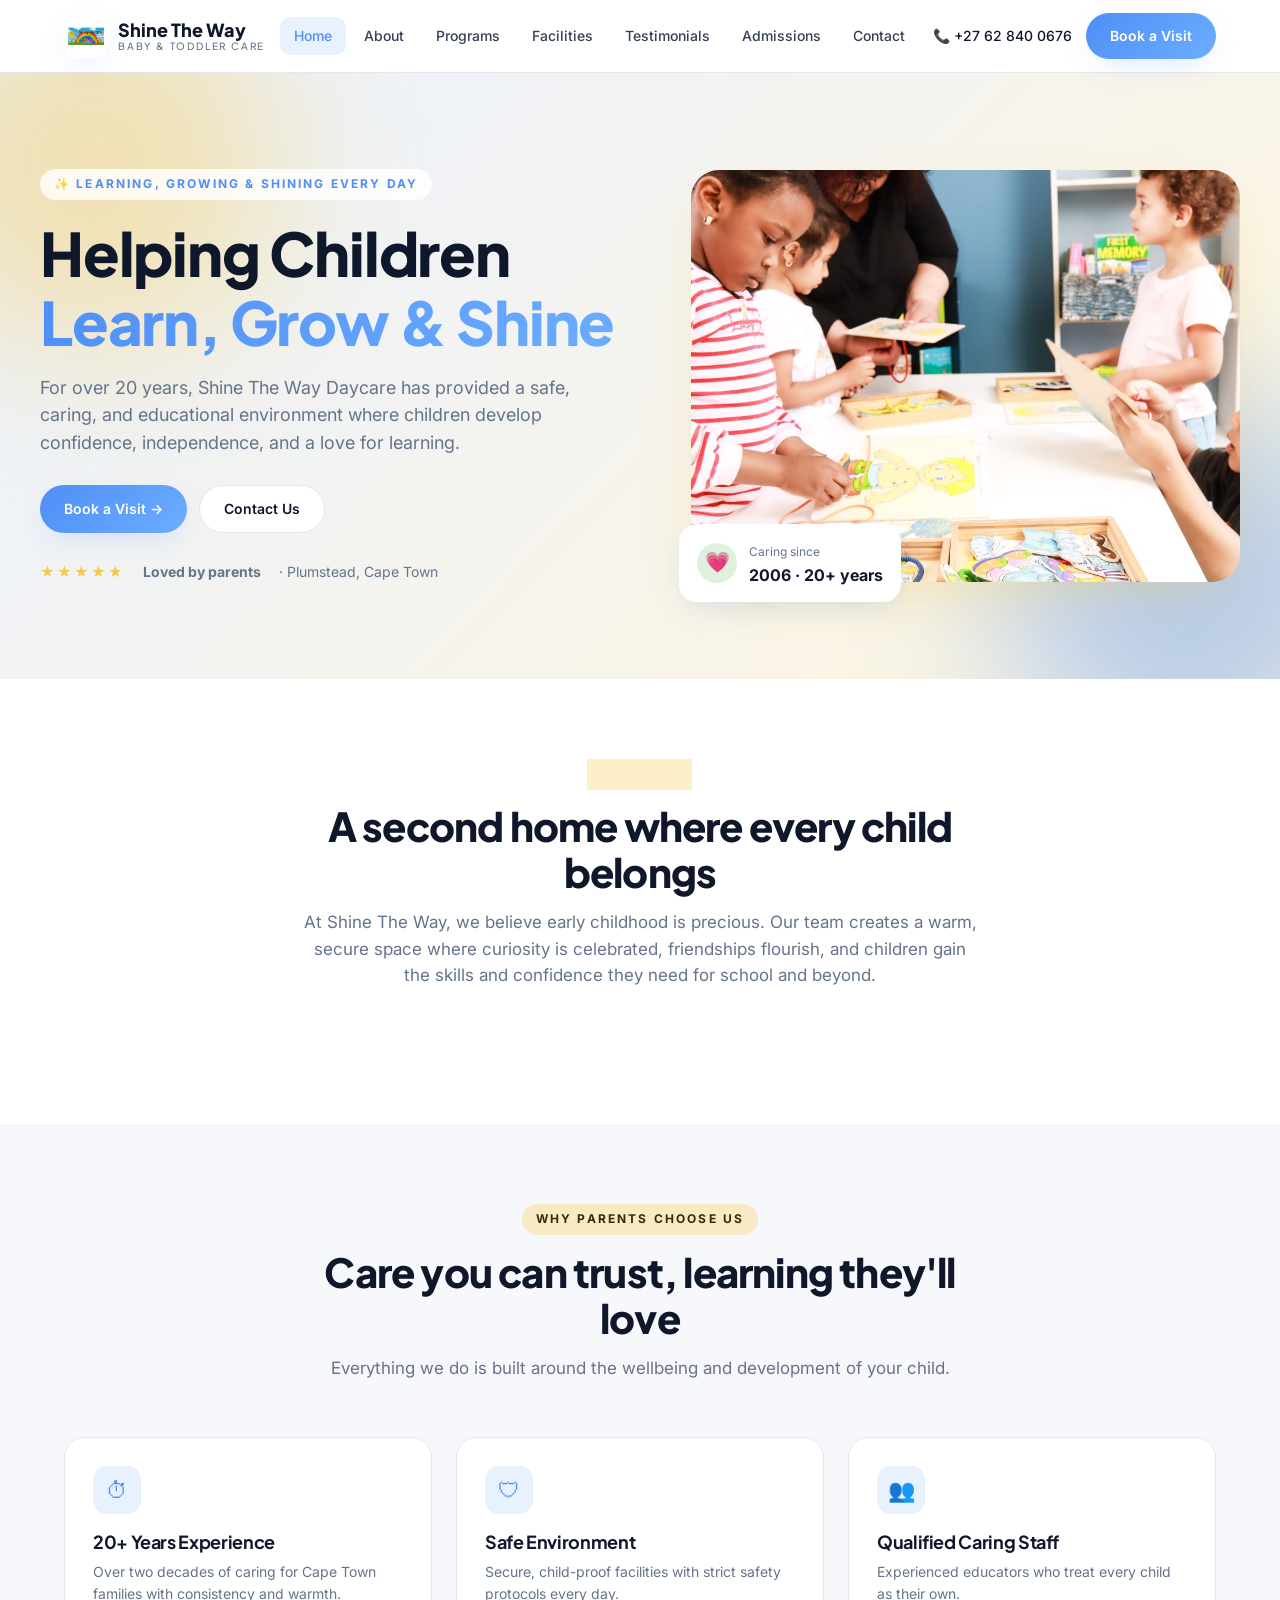
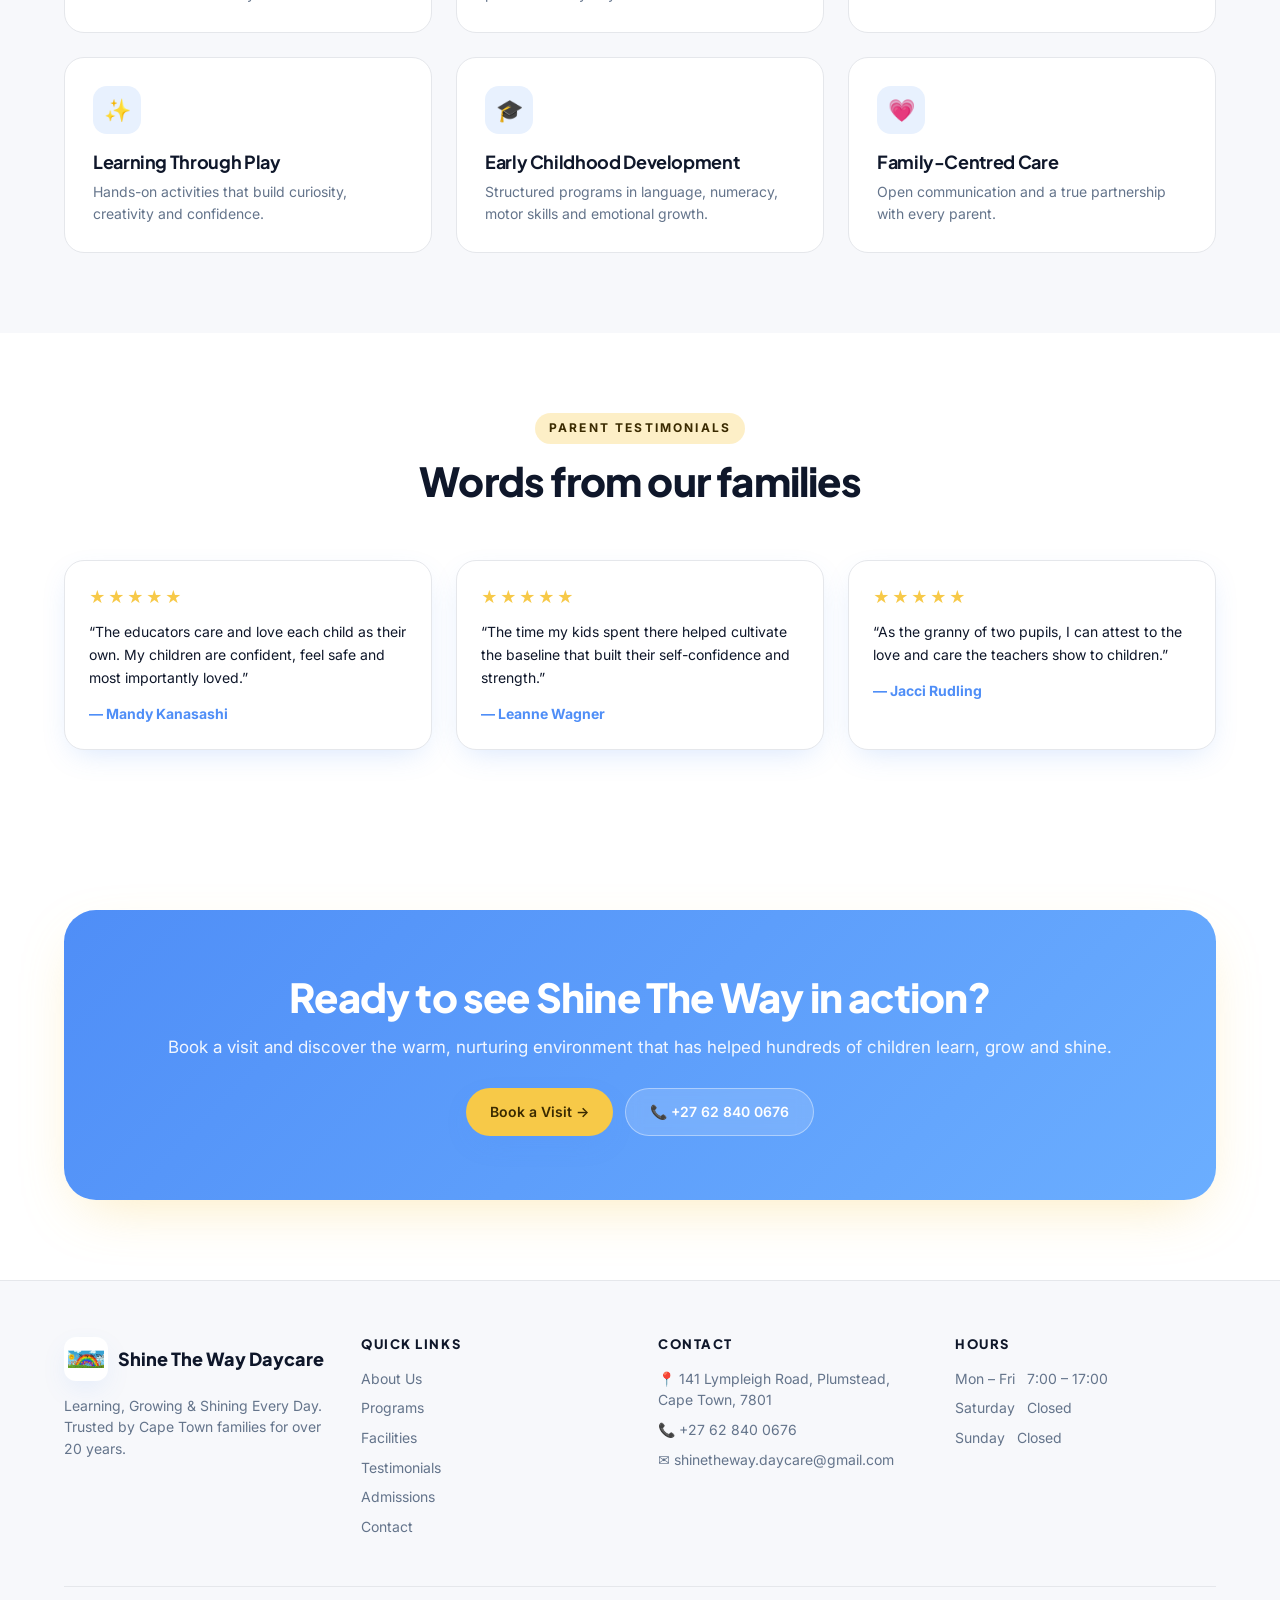
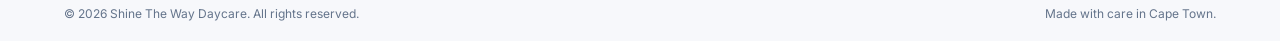
<file: projects/shinetheway/index.html>
<!doctype html>
<html lang="en">
<head>
<meta charset="utf-8" />
<meta name="viewport" content="width=device-width,initial-scale=1" />
<title>Shine The Way Daycare — Learning, Growing & Shining in Cape Town</title>
<meta name="description" content="Trusted Cape Town daycare for infants, toddlers and preschoolers. 20+ years caring for children with safe spaces, qualified staff, and joyful learning." />
<link rel="icon" href="images/favicon-rainbow.svg" type="image/svg+xml" />
<link rel="icon" type="image/png" sizes="32x32" href="favicon-32x32.png" />
<link rel="icon" type="image/png" sizes="16x16" href="favicon-16x16.png" />
<link rel="apple-touch-icon" href="apple-touch-icon.png" />
<link rel="preconnect" href="https://fonts.googleapis.com" />
<link rel="preconnect" href="https://fonts.gstatic.com" crossorigin />
<link href="https://fonts.googleapis.com/css2?family=Inter:wght@400;500;600;700&family=Plus+Jakarta+Sans:wght@600;700;800&display=swap" rel="stylesheet" />
<link rel="stylesheet" href="css/styles.css" />
</head>
<body>
<header class="header">
  <div class="container header-inner">
    <a href="index.html" class="brand">
      <img src="images/logo-color.png" alt="Shine The Way Daycare" />
      <span class="brand-text">Shine The Way<small>Baby &amp; Toddler Care</small></span>
    </a>
    <nav class="nav"><a href="index.html">Home</a>
<a href="about.html">About</a>
<a href="programs.html">Programs</a>
<a href="facilities.html">Facilities</a>
<a href="testimonials.html">Testimonials</a>
<a href="admissions.html">Admissions</a>
<a href="contact.html">Contact</a></nav>
    <div class="header-cta">
      <a class="tel" href="tel:+27 62 840 0676">📞 +27 62 840 0676</a>
      <a class="btn btn-primary" href="admissions.html">Book a Visit</a>
    </div>
    <button class="menu-btn" aria-label="Toggle menu">☰</button>
  </div>
  <div class="mobile-nav"><a href="index.html">Home</a>
<a href="about.html">About</a>
<a href="programs.html">Programs</a>
<a href="facilities.html">Facilities</a>
<a href="testimonials.html">Testimonials</a>
<a href="admissions.html">Admissions</a>
<a href="contact.html">Contact</a>
    <a class="btn btn-primary" href="admissions.html" style="margin-top:8px;width:100%">Book a Visit</a>
  </div>
</header>

<section class="hero">
  <div class="container hero-inner">
    <div class="reveal">
      <span class="eyebrow">✨ Learning, Growing &amp; Shining Every Day</span>
      <h1>Helping Children <span class="grad">Learn, Grow &amp; Shine</span></h1>
      <p class="lead">For over 20 years, Shine The Way Daycare has provided a safe, caring, and educational environment where children develop confidence, independence, and a love for learning.</p>
      <div class="hero-actions">
        <a class="btn btn-primary" href="admissions.html">Book a Visit →</a>
        <a class="btn btn-outline" href="contact.html">Contact Us</a>
      </div>
      <div class="hero-meta">
        <span class="stars">★★★★★</span>
        <strong>Loved by parents</strong> · Plumstead, Cape Town
      </div>
    </div>
    <div class="hero-img-wrap reveal">
      <img src="images/img_4.jpeg" alt="Happy children learning at Shine The Way Daycare" />
      <div class="hero-badge">
        <div class="dot">💗</div>
        <div><small style="color:var(--muted);font-size:12px">Caring since</small><div style="font-weight:700">2006 · 20+ years</div></div>
      </div>
    </div>
  </div>
</section>

<section class="block">
  <div class="container">
    <div class="section-head reveal">
      <span class="eyebrow">Welcome</span>
      <h2>A second home where every child belongs</h2>
      <p>At Shine The Way, we believe early childhood is precious. Our team creates a warm, secure space where curiosity is celebrated, friendships flourish, and children gain the skills and confidence they need for school and beyond.</p>
    </div>
  </div>
</section>

<section class="block alt">
  <div class="container">
    <div class="section-head reveal">
      <span class="eyebrow">Why parents choose us</span>
      <h2>Care you can trust, learning they'll love</h2>
      <p>Everything we do is built around the wellbeing and development of your child.</p>
    </div>
    <div class="grid grid-3"><div class="card reveal"><div class="icon-box">⏱</div><h3>20+ Years Experience</h3><p>Over two decades of caring for Cape Town families with consistency and warmth.</p></div>
<div class="card reveal"><div class="icon-box">🛡</div><h3>Safe Environment</h3><p>Secure, child-proof facilities with strict safety protocols every day.</p></div>
<div class="card reveal"><div class="icon-box">👥</div><h3>Qualified Caring Staff</h3><p>Experienced educators who treat every child as their own.</p></div>
<div class="card reveal"><div class="icon-box">✨</div><h3>Learning Through Play</h3><p>Hands-on activities that build curiosity, creativity and confidence.</p></div>
<div class="card reveal"><div class="icon-box">🎓</div><h3>Early Childhood Development</h3><p>Structured programs in language, numeracy, motor skills and emotional growth.</p></div>
<div class="card reveal"><div class="icon-box">💗</div><h3>Family-Centred Care</h3><p>Open communication and a true partnership with every parent.</p></div></div>
  </div>
</section>

<section class="block">
  <div class="container">
    <div class="section-head reveal">
      <span class="eyebrow">Parent Testimonials</span>
      <h2>Words from our families</h2>
    </div>
    <div class="grid grid-3">
      <figure class="quote reveal"><div class="stars">★★★★★</div><blockquote>“The educators care and love each child as their own. My children are confident, feel safe and most importantly loved.”</blockquote><cite>— Mandy Kanasashi</cite></figure><figure class="quote reveal"><div class="stars">★★★★★</div><blockquote>“The time my kids spent there helped cultivate the baseline that built their self-confidence and strength.”</blockquote><cite>— Leanne Wagner</cite></figure><figure class="quote reveal"><div class="stars">★★★★★</div><blockquote>“As the granny of two pupils, I can attest to the love and care the teachers show to children.”</blockquote><cite>— Jacci Rudling</cite></figure>
    </div>
  </div>
</section>
<section class="cta">
  <div class="container">
    <div class="cta-box reveal">
      <h2>Ready to see Shine The Way in action?</h2>
      <p>Book a visit and discover the warm, nurturing environment that has helped hundreds of children learn, grow and shine.</p>
      <div class="cta-actions">
        <a class="btn btn-accent" href="admissions.html">Book a Visit →</a>
        <a class="tel-btn" href="tel:+27 62 840 0676">📞 +27 62 840 0676</a>
      </div>
    </div>
  </div>
</section>
<footer>
  <div class="container">
    <div class="footer-grid">
      <div>
        <div class="brand">
          <img src="images/logo-color.png" alt="" style="width:44px;height:44px;border-radius:12px;background:#fff;padding:4px;object-fit:contain" />
          <span class="brand-text">Shine The Way Daycare</span>
        </div>
        <p style="margin-top:14px;color:var(--muted);font-size:14px">Learning, Growing &amp; Shining Every Day. Trusted by Cape Town families for over 20 years.</p>
      </div>
      <div>
        <h4>Quick Links</h4>
        <ul>
          <li><a href="about.html">About Us</a></li>
          <li><a href="programs.html">Programs</a></li>
          <li><a href="facilities.html">Facilities</a></li>
          <li><a href="testimonials.html">Testimonials</a></li>
          <li><a href="admissions.html">Admissions</a></li>
          <li><a href="contact.html">Contact</a></li>
        </ul>
      </div>
      <div>
        <h4>Contact</h4>
        <ul>
          <li>📍 141 Lympleigh Road, Plumstead, Cape Town, 7801</li>
          <li>📞 <a href="tel:+27 62 840 0676">+27 62 840 0676</a></li>
          <li>✉️ <a href="mailto:shinetheway.daycare@gmail.com">shinetheway.daycare@gmail.com</a></li>
        </ul>
      </div>
      <div>
        <h4>Hours</h4>
        <ul>
          <li>Mon – Fri &nbsp; 7:00 – 17:00</li>
          <li>Saturday &nbsp; Closed</li>
          <li>Sunday &nbsp; Closed</li>
        </ul>
      </div>
    </div>
    <div class="footer-bottom">
      <span>© <span id="year"></span> Shine The Way Daycare. All rights reserved.</span>
      <span>Made with care in Cape Town.</span>
    </div>
  </div>
</footer>
<script src="js/main.js"></script>
</body></html>
</file>
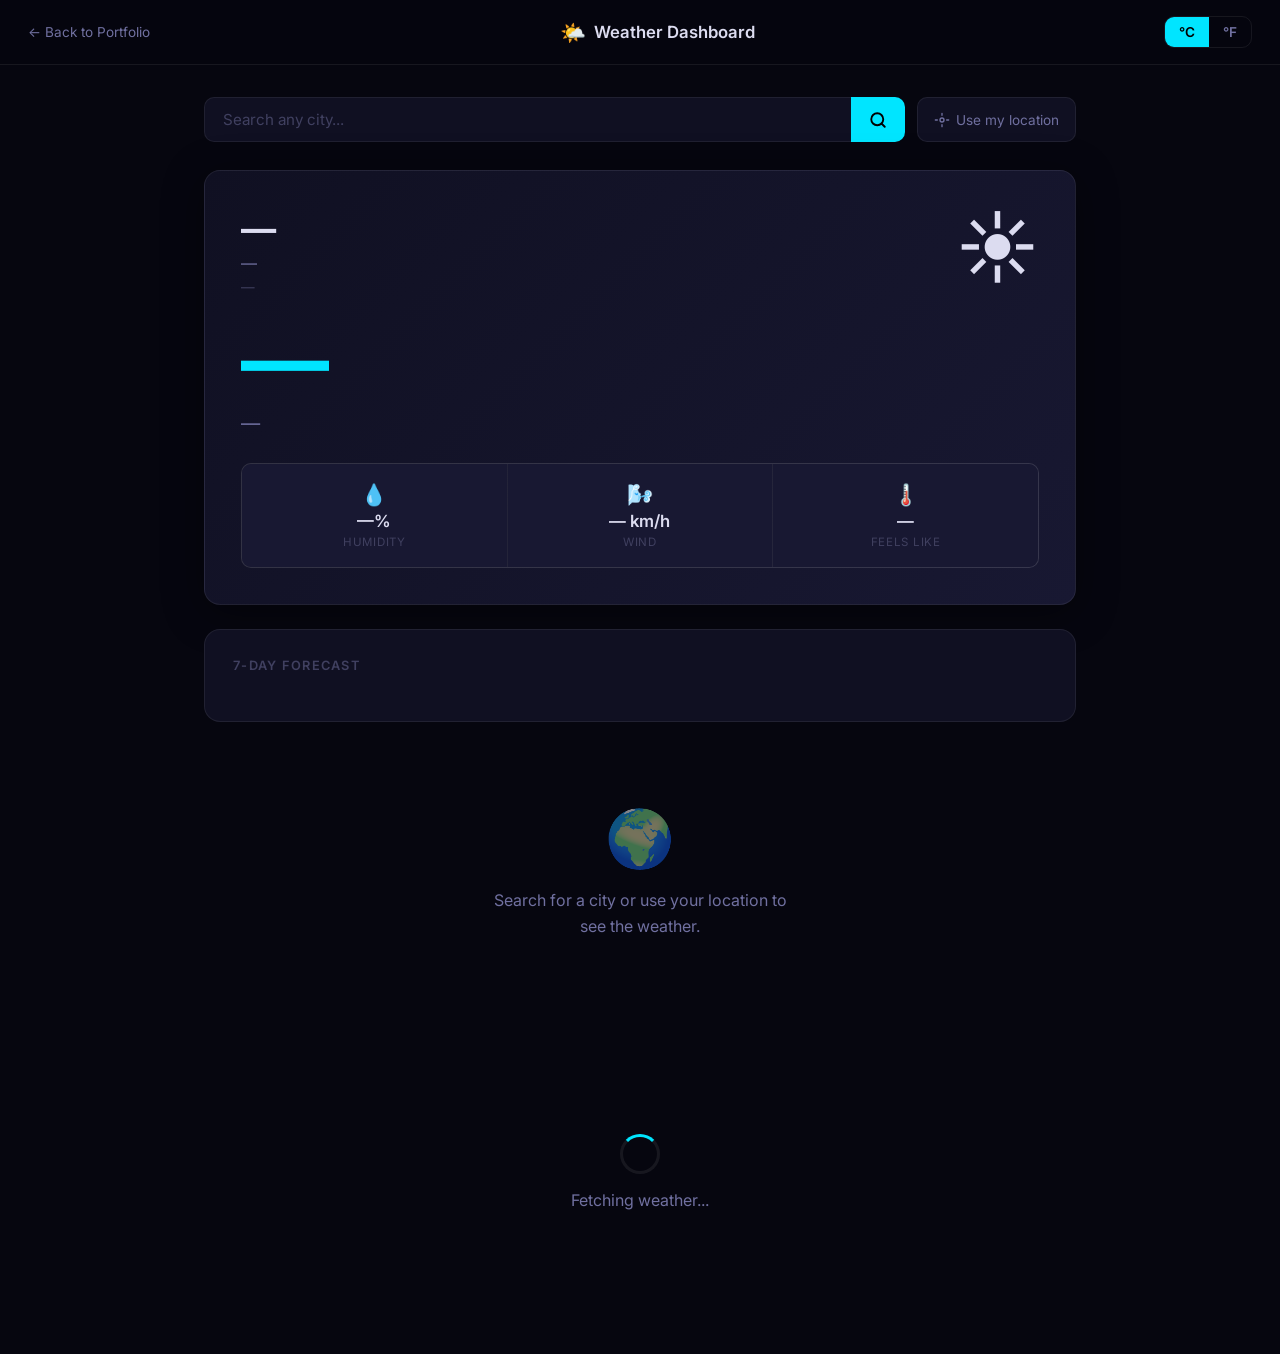
<file: projects/weather-dashboard/index.html>
<!DOCTYPE html>
<html lang="en">
<head>
  <meta charset="UTF-8">
  <meta name="viewport" content="width=device-width, initial-scale=1.0">
  <title>Weather Dashboard</title>
  <link rel="preconnect" href="https://fonts.googleapis.com">
  <link href="https://fonts.googleapis.com/css2?family=Inter:wght@300;400;500;600;700&display=swap" rel="stylesheet">
  <link rel="stylesheet" href="style.css">
</head>
<body>

  <header class="app-header">
    <a href="../../index.html" class="back-link">← Back to Portfolio</a>
    <div class="header-title">
      <span class="header-icon">🌤️</span>
      <span>Weather Dashboard</span>
    </div>
    <div class="unit-toggle">
      <button class="unit-btn active" id="btn-c" data-unit="C">°C</button>
      <button class="unit-btn" id="btn-f" data-unit="F">°F</button>
    </div>
  </header>

  <main class="app-main">
    <div class="search-section">
      <form class="search-form" id="search-form">
        <input
          type="text"
          id="search-input"
          class="search-input"
          placeholder="Search any city..."
          autocomplete="off"
        >
        <button type="submit" class="search-btn">
          <svg width="18" height="18" viewBox="0 0 24 24" fill="none" stroke="currentColor" stroke-width="2.5" stroke-linecap="round" stroke-linejoin="round"><circle cx="11" cy="11" r="8"/><path d="m21 21-4.35-4.35"/></svg>
        </button>
      </form>
      <button class="location-btn" id="location-btn" title="Use my location">
        <svg width="16" height="16" viewBox="0 0 24 24" fill="none" stroke="currentColor" stroke-width="2" stroke-linecap="round" stroke-linejoin="round"><circle cx="12" cy="12" r="3"/><path d="M12 2v3M12 19v3M2 12h3M19 12h3"/></svg>
        Use my location
      </button>
    </div>

    <div class="error-msg" id="error-msg" hidden></div>

    <div class="weather-layout" id="weather-layout" hidden>
      <div class="current-card">
        <div class="current-top">
          <div>
            <h1 class="city-name" id="city-name">—</h1>
            <p class="country-name" id="country-name">—</p>
            <p class="local-time" id="local-time">—</p>
          </div>
          <div class="weather-icon-wrap" id="weather-icon">☀️</div>
        </div>
        <div class="current-bottom">
          <div class="temp-main" id="temp-main">—</div>
          <div class="condition-text" id="condition-text">—</div>
        </div>
        <div class="stats-row">
          <div class="stat-item">
            <div class="stat-icon">💧</div>
            <div class="stat-value" id="humidity">—%</div>
            <div class="stat-label">Humidity</div>
          </div>
          <div class="stat-item">
            <div class="stat-icon">🌬️</div>
            <div class="stat-value" id="wind-speed">— km/h</div>
            <div class="stat-label">Wind</div>
          </div>
          <div class="stat-item">
            <div class="stat-icon">🌡️</div>
            <div class="stat-value" id="feels-like">—</div>
            <div class="stat-label">Feels Like</div>
          </div>
        </div>
      </div>

      <div class="forecast-section">
        <h2 class="forecast-title">7-Day Forecast</h2>
        <div class="forecast-grid" id="forecast-grid"></div>
      </div>
    </div>

    <div class="placeholder-state" id="placeholder-state">
      <div class="placeholder-icon">🌍</div>
      <p class="placeholder-text">Search for a city or use your location to see the weather.</p>
    </div>

    <div class="loading-state" id="loading-state" hidden>
      <div class="spinner"></div>
      <p>Fetching weather...</p>
    </div>
  </main>

  <script src="script.js"></script>
</body>
</html>
</file>
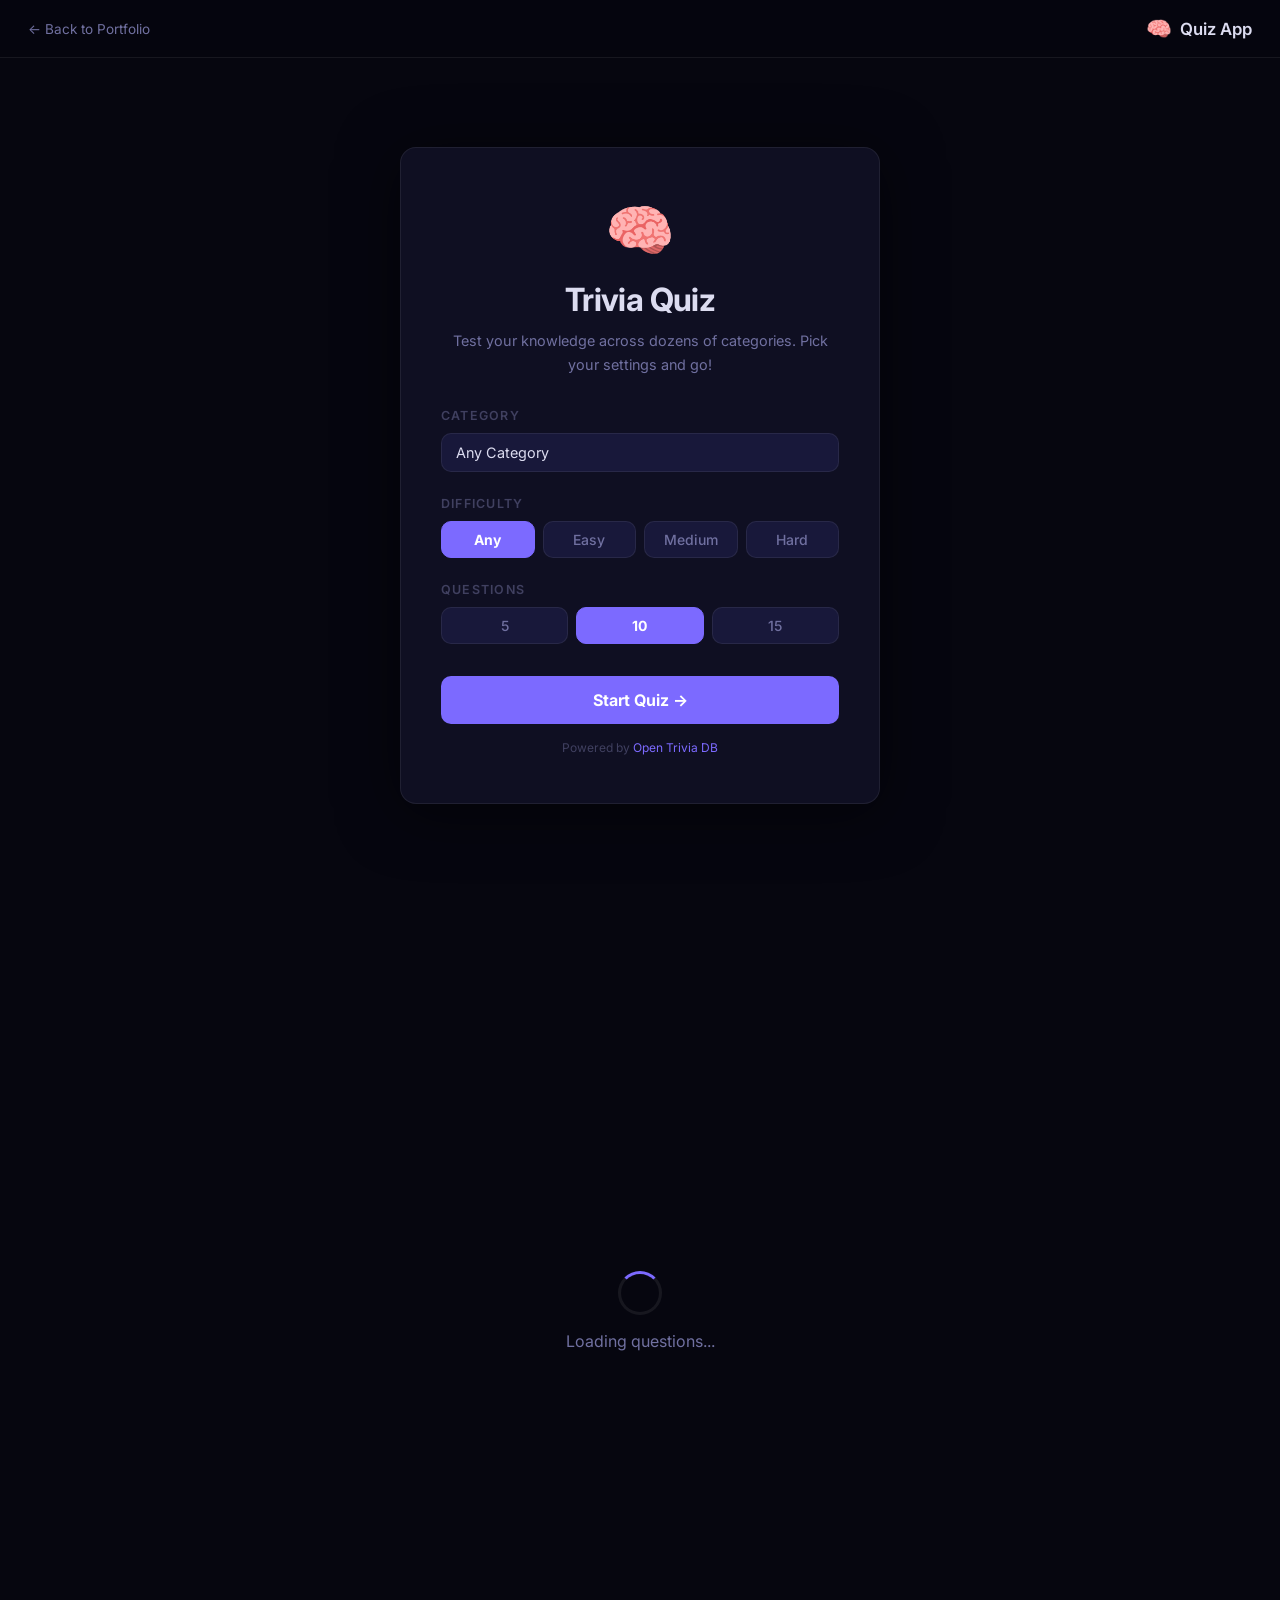
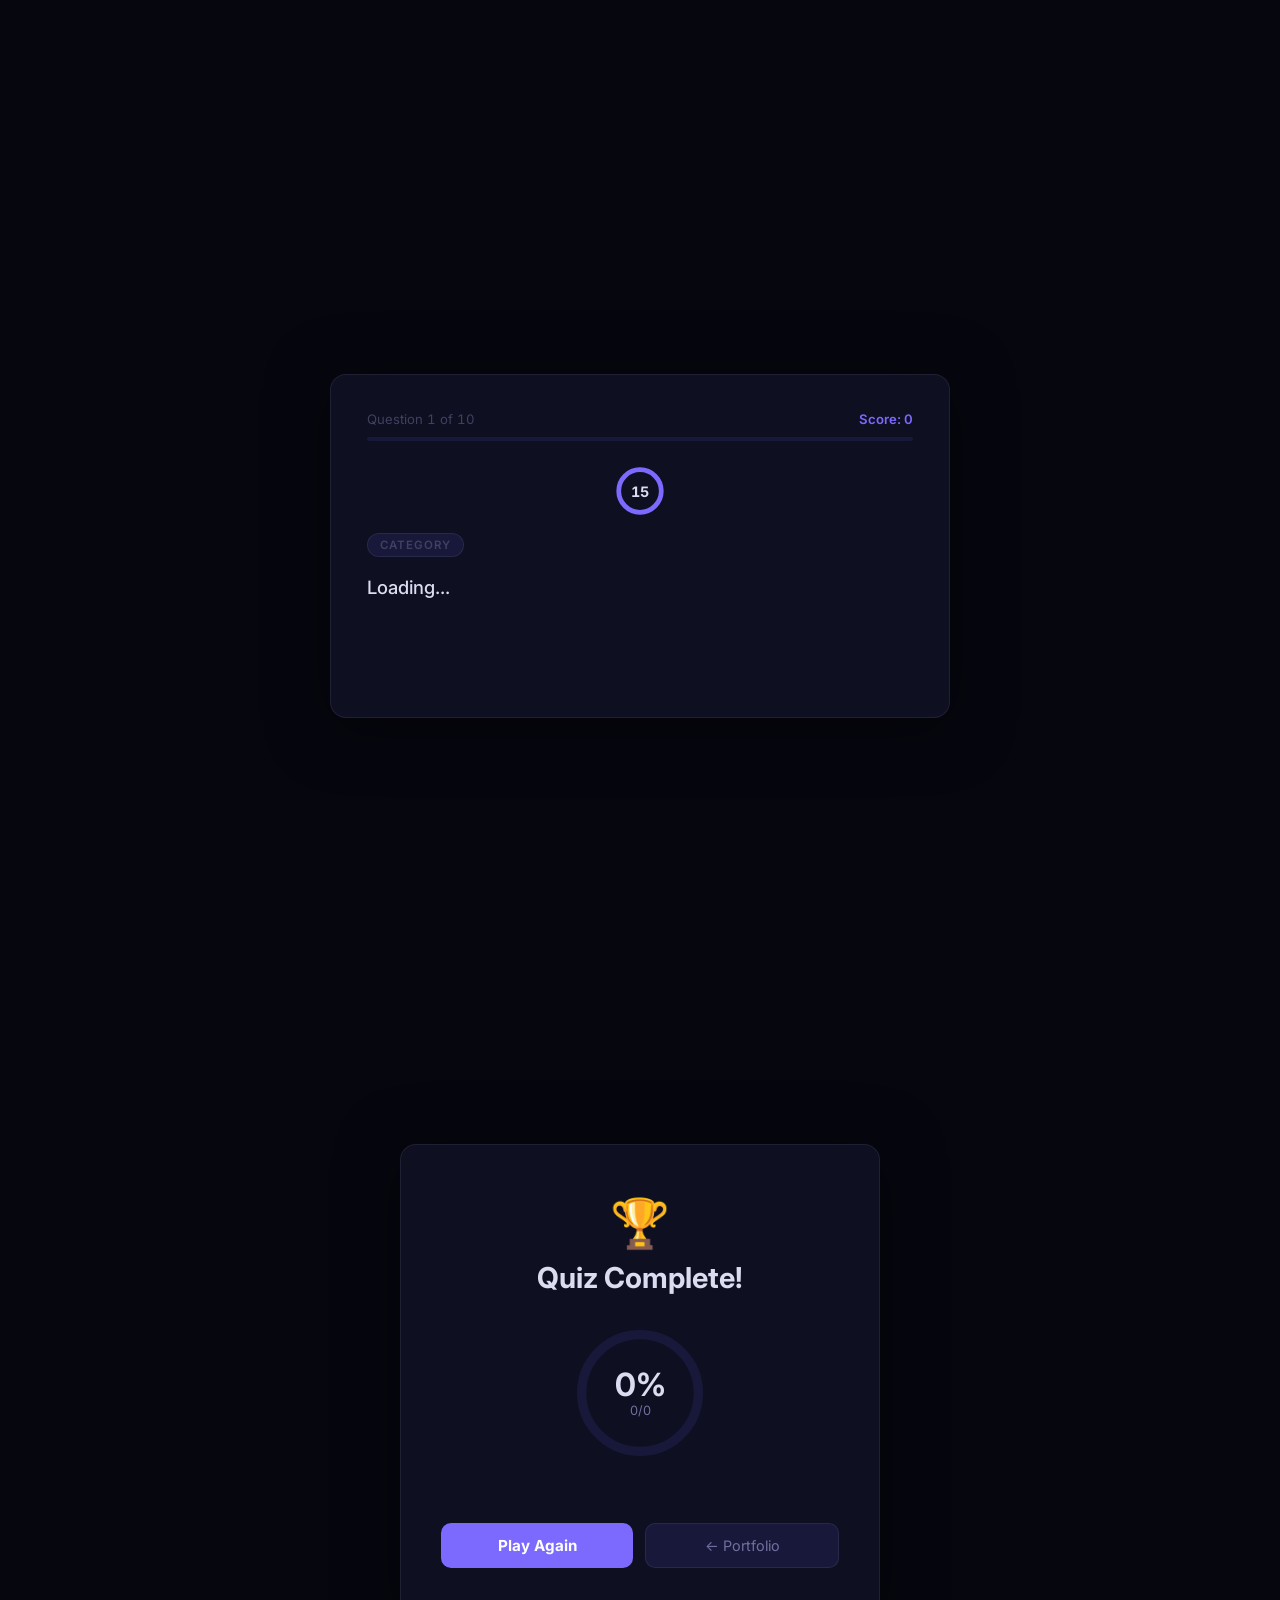
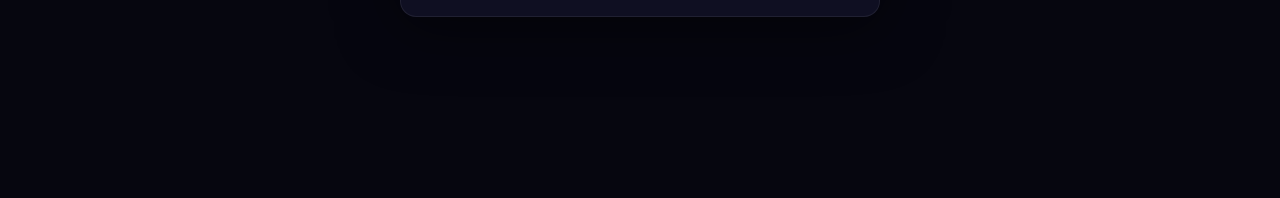
<file: portfolio/projects/quiz-app/index.html>
<!DOCTYPE html>
<html lang="en">
<head>
  <meta charset="UTF-8">
  <meta name="viewport" content="width=device-width, initial-scale=1.0">
  <title>Quiz App</title>
  <link rel="preconnect" href="https://fonts.googleapis.com">
  <link href="https://fonts.googleapis.com/css2?family=Inter:wght@300;400;500;600;700&display=swap" rel="stylesheet">
  <link rel="stylesheet" href="style.css">
</head>
<body>

  <header class="app-header">
    <a href="../../index.html" class="back-link">← Back to Portfolio</a>
    <div class="header-title">
      <span class="header-icon">🧠</span>
      <span>Quiz App</span>
    </div>
    <div class="score-chip" id="score-chip" hidden>
      Score: <span id="score-display">0</span>
    </div>
  </header>

  <!-- START SCREEN -->
  <div class="screen" id="start-screen">
    <div class="start-card">
      <div class="start-icon">🧠</div>
      <h1 class="start-title">Trivia Quiz</h1>
      <p class="start-subtitle">Test your knowledge across dozens of categories. Pick your settings and go!</p>

      <div class="settings-form">
        <div class="setting-group">
          <label class="setting-label">Category</label>
          <select id="category-select" class="setting-select">
            <option value="">Any Category</option>
            <option value="9">General Knowledge</option>
            <option value="11">Entertainment: Film</option>
            <option value="12">Entertainment: Music</option>
            <option value="18">Science: Computers</option>
            <option value="21">Sports</option>
            <option value="22">Geography</option>
            <option value="23">History</option>
          </select>
        </div>
        <div class="setting-group">
          <label class="setting-label">Difficulty</label>
          <div class="difficulty-btns" id="difficulty-btns">
            <button class="diff-btn active" data-difficulty="">Any</button>
            <button class="diff-btn" data-difficulty="easy">Easy</button>
            <button class="diff-btn" data-difficulty="medium">Medium</button>
            <button class="diff-btn" data-difficulty="hard">Hard</button>
          </div>
        </div>
        <div class="setting-group">
          <label class="setting-label">Questions</label>
          <div class="amount-btns" id="amount-btns">
            <button class="amount-btn" data-amount="5">5</button>
            <button class="amount-btn active" data-amount="10">10</button>
            <button class="amount-btn" data-amount="15">15</button>
          </div>
        </div>
      </div>

      <button class="start-btn" id="start-btn">Start Quiz →</button>
      <p class="powered-by">Powered by <a href="https://opentdb.com" target="_blank" rel="noopener">Open Trivia DB</a></p>
    </div>
  </div>

  <!-- LOADING SCREEN -->
  <div class="screen" id="loading-screen" hidden>
    <div class="loading-wrap">
      <div class="spinner"></div>
      <p>Loading questions...</p>
    </div>
  </div>

  <!-- QUIZ SCREEN -->
  <div class="screen" id="quiz-screen" hidden>
    <div class="quiz-card">
      <div class="quiz-top">
        <div class="progress-info">
          <span class="q-counter" id="q-counter">Question 1 of 10</span>
          <span class="q-score" id="q-score">Score: 0</span>
        </div>
        <div class="progress-bar-wrap">
          <div class="progress-bar" id="progress-bar"></div>
        </div>
      </div>

      <div class="timer-wrap" id="timer-wrap">
        <div class="timer-ring">
          <svg viewBox="0 0 44 44">
            <circle class="timer-track" cx="22" cy="22" r="18"/>
            <circle class="timer-fill" id="timer-circle" cx="22" cy="22" r="18"/>
          </svg>
          <span class="timer-number" id="timer-number">15</span>
        </div>
      </div>

      <div class="category-badge" id="q-category">Category</div>

      <p class="question-text" id="question-text">Loading...</p>

      <div class="answers-grid" id="answers-grid"></div>
    </div>
  </div>

  <!-- RESULTS SCREEN -->
  <div class="screen" id="results-screen" hidden>
    <div class="results-card">
      <div class="results-emoji" id="results-emoji">🏆</div>
      <h2 class="results-title">Quiz Complete!</h2>
      <p class="results-message" id="results-message"></p>

      <div class="score-ring-wrap">
        <svg class="score-ring" viewBox="0 0 120 120">
          <circle class="ring-track" cx="60" cy="60" r="50"/>
          <circle class="ring-fill" id="ring-fill" cx="60" cy="60" r="50"/>
        </svg>
        <div class="score-inner">
          <span class="score-pct" id="score-pct">0%</span>
          <span class="score-fraction" id="score-fraction">0/0</span>
        </div>
      </div>

      <div class="results-breakdown" id="results-breakdown"></div>

      <div class="results-actions">
        <button class="restart-btn" id="restart-btn">Play Again</button>
        <a href="../../index.html" class="back-home-btn">← Portfolio</a>
      </div>
    </div>
  </div>

  <script src="script.js"></script>
</body>
</html>
</file>
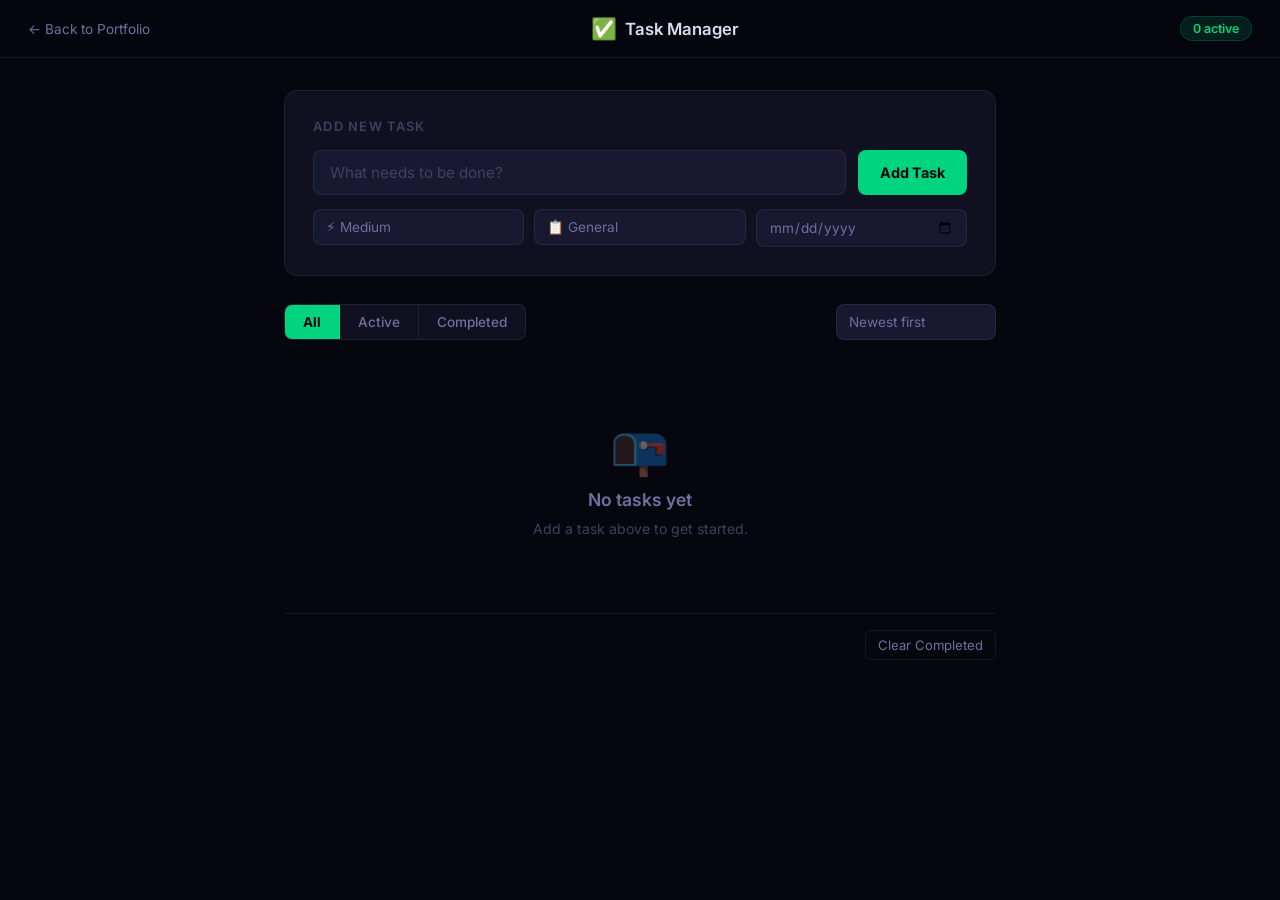
<file: portfolio/projects/task-manager/index.html>
<!DOCTYPE html>
<html lang="en">
<head>
  <meta charset="UTF-8">
  <meta name="viewport" content="width=device-width, initial-scale=1.0">
  <title>Task Manager</title>
  <link rel="preconnect" href="https://fonts.googleapis.com">
  <link href="https://fonts.googleapis.com/css2?family=Inter:wght@300;400;500;600;700&display=swap" rel="stylesheet">
  <link rel="stylesheet" href="style.css">
</head>
<body>

  <header class="app-header">
    <a href="../../index.html" class="back-link">← Back to Portfolio</a>
    <div class="header-title">
      <span class="header-icon">✅</span>
      <span>Task Manager</span>
    </div>
    <div class="stats-chip">
      <span id="stats-chip-text">0 tasks</span>
    </div>
  </header>

  <main class="app-main">
    <div class="add-task-panel">
      <h2 class="panel-title">Add New Task</h2>
      <form id="task-form" class="task-form">
        <div class="form-main-row">
          <input
            type="text"
            id="task-input"
            class="task-input"
            placeholder="What needs to be done?"
            maxlength="120"
            required
            autocomplete="off"
          >
          <button type="submit" class="add-btn">Add Task</button>
        </div>
        <div class="form-meta-row">
          <div class="select-wrap">
            <select id="priority-select" class="meta-select">
              <option value="medium">⚡ Medium</option>
              <option value="high">🔴 High</option>
              <option value="low">🟢 Low</option>
            </select>
          </div>
          <div class="select-wrap">
            <select id="category-select" class="meta-select">
              <option value="general">📋 General</option>
              <option value="work">💼 Work</option>
              <option value="personal">👤 Personal</option>
              <option value="shopping">🛒 Shopping</option>
            </select>
          </div>
          <div class="date-wrap">
            <input type="date" id="due-date" class="meta-select" title="Due date (optional)">
          </div>
        </div>
      </form>
    </div>

    <div class="task-controls">
      <div class="filter-tabs" role="tablist">
        <button class="filter-tab active" data-filter="all" role="tab">All</button>
        <button class="filter-tab" data-filter="active" role="tab">Active</button>
        <button class="filter-tab" data-filter="completed" role="tab">Completed</button>
      </div>
      <div class="sort-wrap">
        <select id="sort-select" class="sort-select">
          <option value="newest">Newest first</option>
          <option value="oldest">Oldest first</option>
          <option value="priority">By priority</option>
          <option value="due">By due date</option>
        </select>
      </div>
    </div>

    <div id="task-list" class="task-list"></div>

    <div class="empty-state" id="empty-state" hidden>
      <div class="empty-icon">📭</div>
      <p class="empty-title" id="empty-title">No tasks yet</p>
      <p class="empty-sub" id="empty-sub">Add a task above to get started.</p>
    </div>

    <div class="list-footer" id="list-footer" hidden>
      <span id="footer-text"></span>
      <button class="clear-btn" id="clear-completed">Clear Completed</button>
    </div>
  </main>

  <script src="script.js"></script>
</body>
</html>
</file>
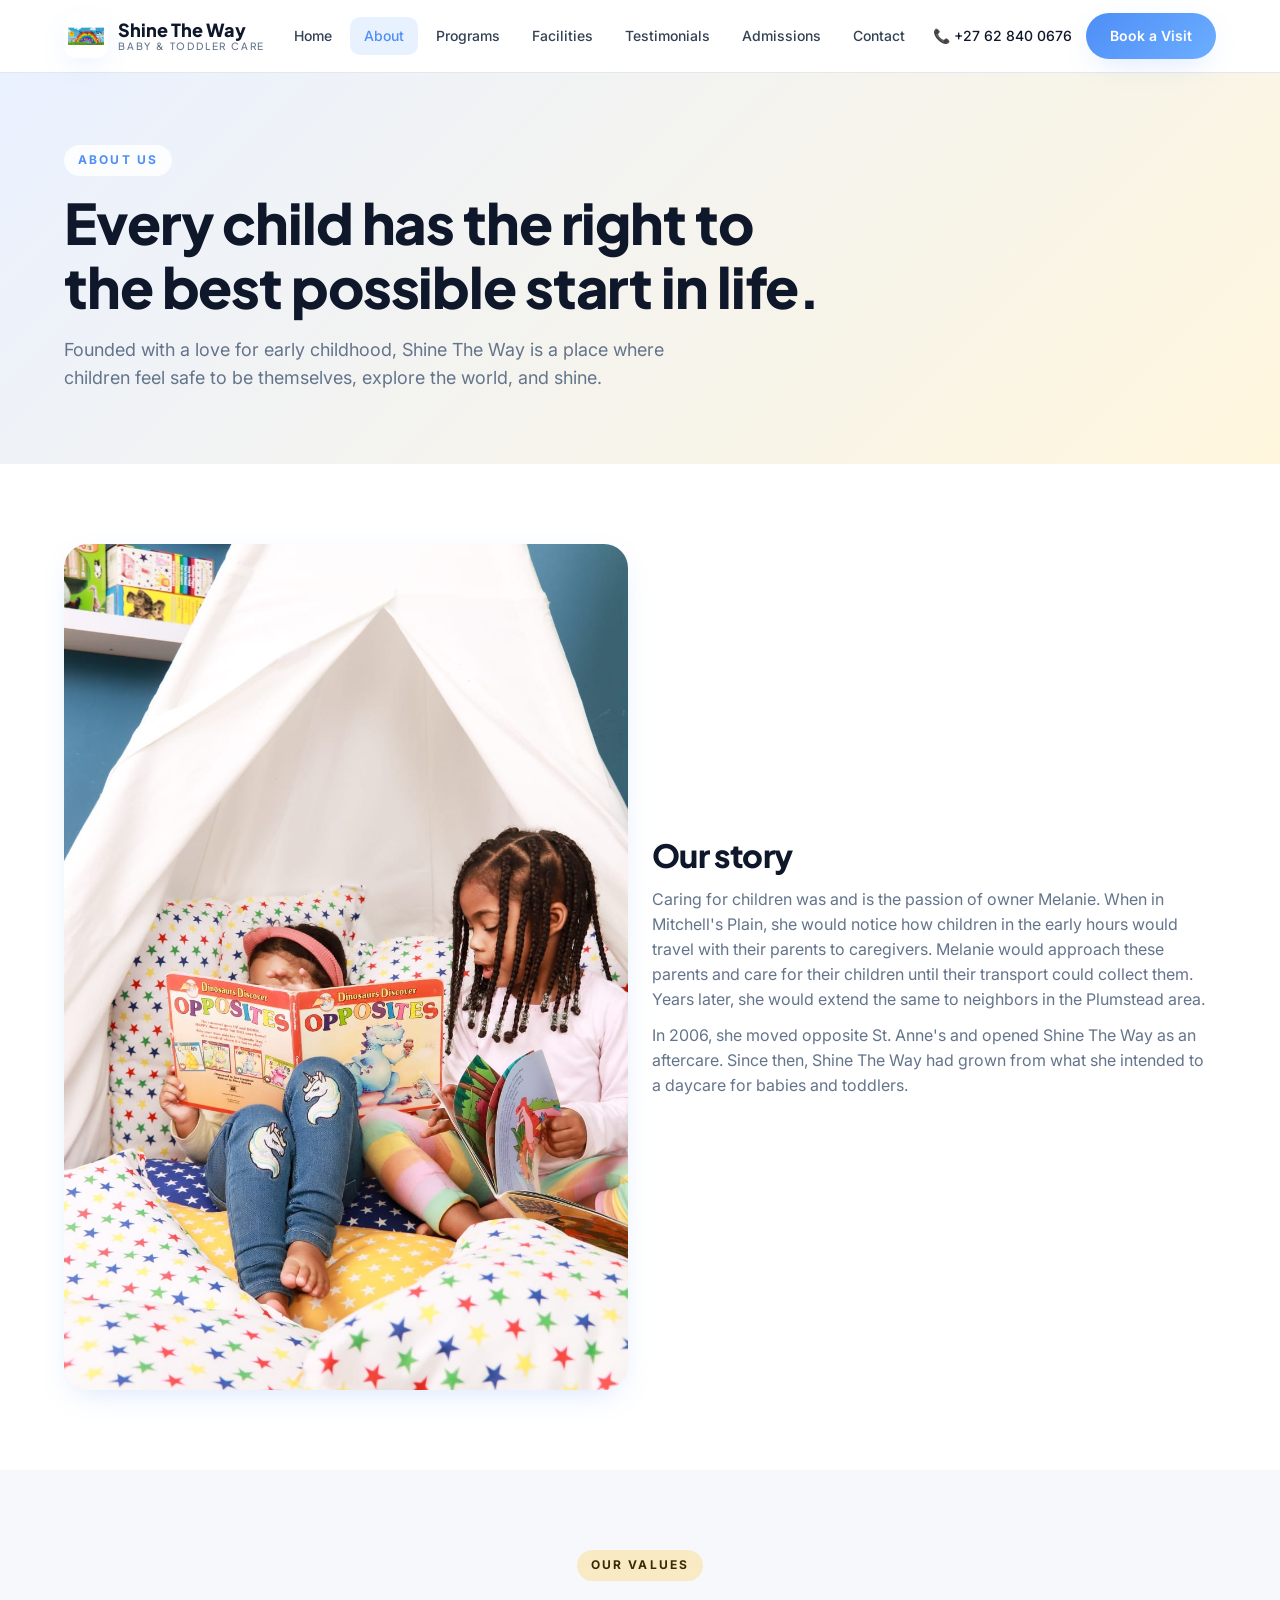
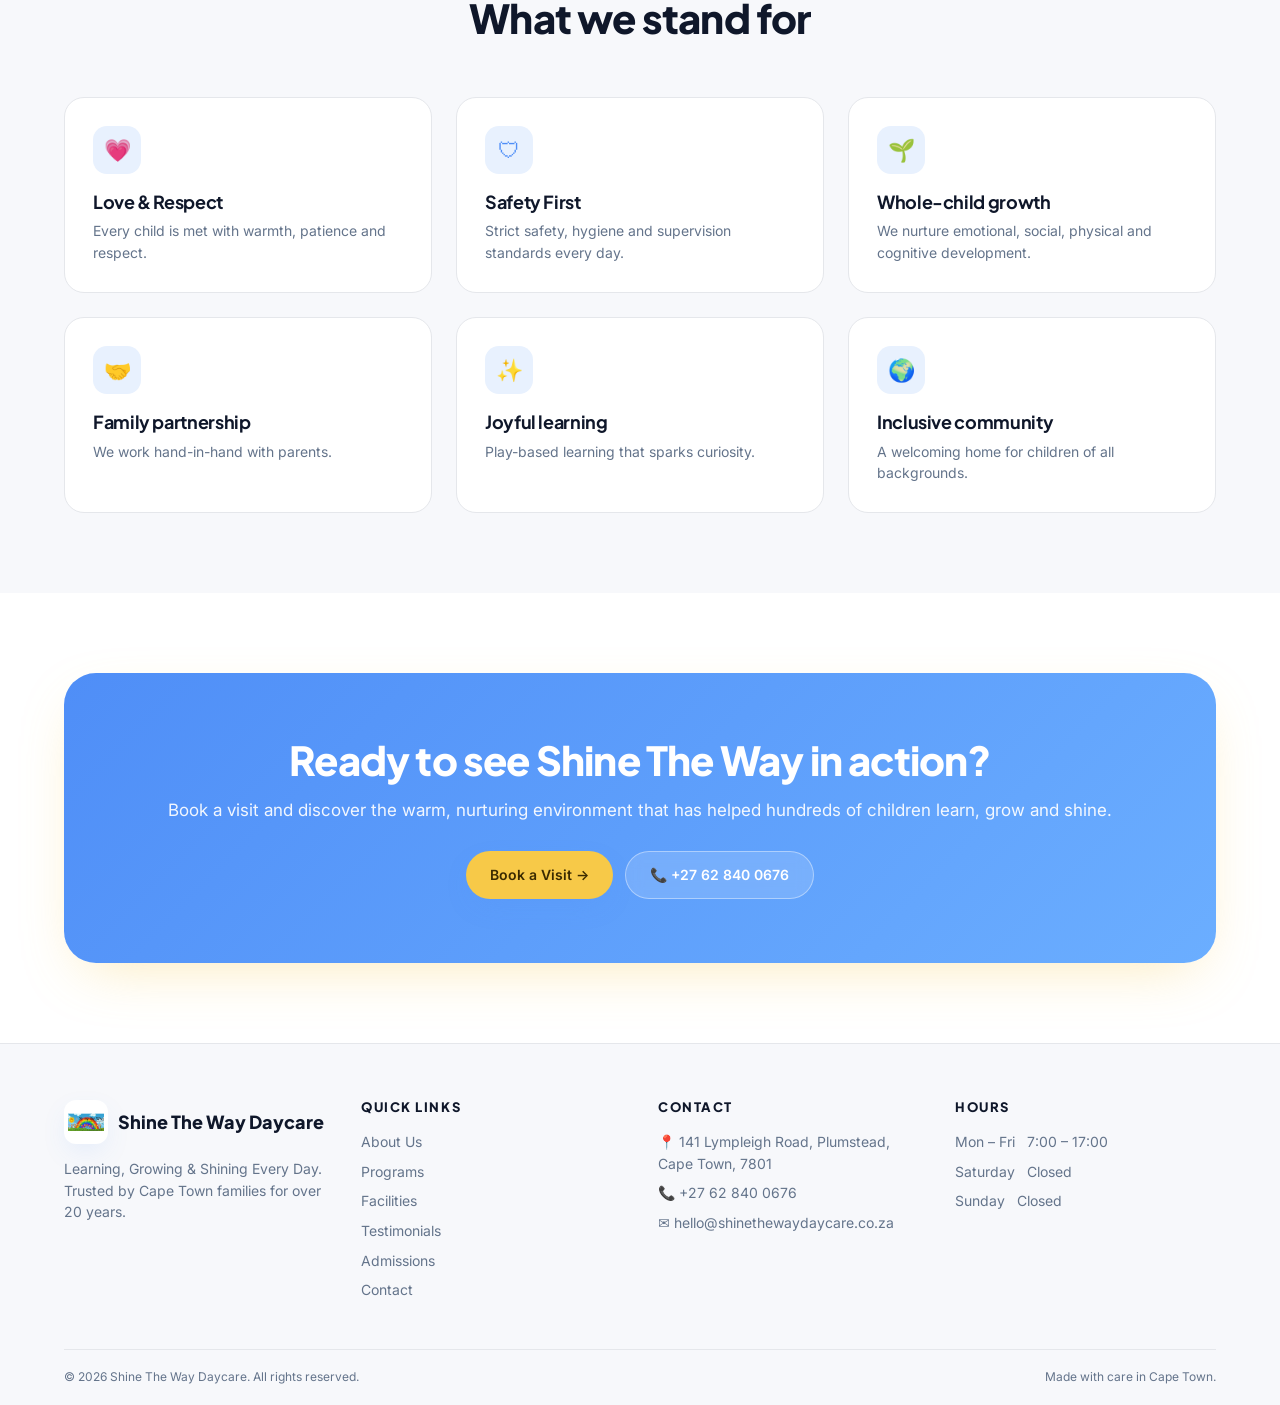
<file: projects/shinetheway/about.html>
<!doctype html>
<html lang="en">
<head>
<meta charset="utf-8" />
<meta name="viewport" content="width=device-width,initial-scale=1" />
<title>About Us | Shine The Way Daycare</title>
<meta name="description" content="Meet Shine The Way Daycare — over two decades of caring for Cape Town's children with a values-led, family-centred approach." />
<link rel="icon" href="images/favicon-rainbow.svg" type="image/svg+xml" />
<link rel="icon" type="image/png" sizes="32x32" href="favicon-32x32.png" />
<link rel="icon" type="image/png" sizes="16x16" href="favicon-16x16.png" />
<link rel="apple-touch-icon" href="apple-touch-icon.png" />
<link rel="preconnect" href="https://fonts.googleapis.com" />
<link rel="preconnect" href="https://fonts.gstatic.com" crossorigin />
<link href="https://fonts.googleapis.com/css2?family=Inter:wght@400;500;600;700&family=Plus+Jakarta+Sans:wght@600;700;800&display=swap" rel="stylesheet" />
<link rel="stylesheet" href="css/styles.css" />
</head>
<body>
<header class="header">
  <div class="container header-inner">
    <a href="index.html" class="brand">
      <img src="images/logo-color.png" alt="Shine The Way Daycare" />
      <span class="brand-text">Shine The Way<small>Baby &amp; Toddler Care</small></span>
    </a>
    <nav class="nav"><a href="index.html">Home</a>
<a href="about.html">About</a>
<a href="programs.html">Programs</a>
<a href="facilities.html">Facilities</a>
<a href="testimonials.html">Testimonials</a>
<a href="admissions.html">Admissions</a>
<a href="contact.html">Contact</a></nav>
    <div class="header-cta">
      <a class="tel" href="tel:+27 62 840 0676">📞 +27 62 840 0676</a>
      <a class="btn btn-primary" href="admissions.html">Book a Visit</a>
    </div>
    <button class="menu-btn" aria-label="Toggle menu">☰</button>
  </div>
  <div class="mobile-nav"><a href="index.html">Home</a>
<a href="about.html">About</a>
<a href="programs.html">Programs</a>
<a href="facilities.html">Facilities</a>
<a href="testimonials.html">Testimonials</a>
<a href="admissions.html">Admissions</a>
<a href="contact.html">Contact</a>
    <a class="btn btn-primary" href="admissions.html" style="margin-top:8px;width:100%">Book a Visit</a>
  </div>
</header>
<section class="page-hero">
  <div class="container reveal">
    <span class="eyebrow">About Us</span>
    <h1 style="margin-top:14px">Every child has the right to the best possible start in life.</h1>
    <p>Founded with a love for early childhood, Shine The Way is a place where children feel safe to be themselves, explore the world, and shine.</p>
  </div>
</section>

<section class="block">
  <div class="container grid grid-2" style="align-items:center">
    <img src="images/img_2.jpeg" alt="Reading time" style="border-radius:24px;box-shadow:var(--shadow-soft);width:100%" class="reveal" />
    <div class="reveal">
      <h2 style="font-size:32px;font-weight:800">Our story</h2>
      <p style="margin-top:14px;color:var(--muted)">Caring for children was and is the passion of owner Melanie. When in Mitchell's Plain, she would notice how children in the early hours would travel with their parents to caregivers. Melanie would approach these parents and care for their children until their transport could collect them. Years later, she would extend the same to neighbors in the Plumstead area.</p>
      <p style="margin-top:12px;color:var(--muted)">In 2006, she moved opposite St. Anne's and opened Shine The Way as an aftercare. Since then, Shine The Way had grown from what she intended to a daycare for babies and toddlers.</p>
    </div>
  </div>
</section>
<section class="block alt">
  <div class="container">
    <div class="section-head reveal">
      <span class="eyebrow">Our values</span>
      <h2>What we stand for</h2>
    </div>
    <div class="grid grid-3"><div class="card reveal"><div class="icon-box">💗</div><h3>Love &amp; Respect</h3><p>Every child is met with warmth, patience and respect.</p></div>
<div class="card reveal"><div class="icon-box">🛡</div><h3>Safety First</h3><p>Strict safety, hygiene and supervision standards every day.</p></div>
<div class="card reveal"><div class="icon-box">🌱</div><h3>Whole-child growth</h3><p>We nurture emotional, social, physical and cognitive development.</p></div>
<div class="card reveal"><div class="icon-box">🤝</div><h3>Family partnership</h3><p>We work hand-in-hand with parents.</p></div>
<div class="card reveal"><div class="icon-box">✨</div><h3>Joyful learning</h3><p>Play-based learning that sparks curiosity.</p></div>
<div class="card reveal"><div class="icon-box">🌍</div><h3>Inclusive community</h3><p>A welcoming home for children of all backgrounds.</p></div></div>
  </div>
</section>
<section class="cta">
  <div class="container">
    <div class="cta-box reveal">
      <h2>Ready to see Shine The Way in action?</h2>
      <p>Book a visit and discover the warm, nurturing environment that has helped hundreds of children learn, grow and shine.</p>
      <div class="cta-actions">
        <a class="btn btn-accent" href="admissions.html">Book a Visit →</a>
        <a class="tel-btn" href="tel:+27 62 840 0676">📞 +27 62 840 0676</a>
      </div>
    </div>
  </div>
</section>
<footer>
  <div class="container">
    <div class="footer-grid">
      <div>
        <div class="brand">
          <img src="images/logo-color.png" alt="" style="width:44px;height:44px;border-radius:12px;background:#fff;padding:4px;object-fit:contain" />
          <span class="brand-text">Shine The Way Daycare</span>
        </div>
        <p style="margin-top:14px;color:var(--muted);font-size:14px">Learning, Growing &amp; Shining Every Day. Trusted by Cape Town families for over 20 years.</p>
      </div>
      <div>
        <h4>Quick Links</h4>
        <ul>
          <li><a href="about.html">About Us</a></li>
          <li><a href="programs.html">Programs</a></li>
          <li><a href="facilities.html">Facilities</a></li>
          <li><a href="testimonials.html">Testimonials</a></li>
          <li><a href="admissions.html">Admissions</a></li>
          <li><a href="contact.html">Contact</a></li>
        </ul>
      </div>
      <div>
        <h4>Contact</h4>
        <ul>
          <li>📍 141 Lympleigh Road, Plumstead, Cape Town, 7801</li>
          <li>📞 <a href="tel:+27 62 840 0676">+27 62 840 0676</a></li>
          <li>✉️ <a href="mailto:hello@shinethewaydaycare.co.za">hello@shinethewaydaycare.co.za</a></li>
        </ul>
      </div>
      <div>
        <h4>Hours</h4>
        <ul>
          <li>Mon – Fri &nbsp; 7:00 – 17:00</li>
          <li>Saturday &nbsp; Closed</li>
          <li>Sunday &nbsp; Closed</li>
        </ul>
      </div>
    </div>
    <div class="footer-bottom">
      <span>© <span id="year"></span> Shine The Way Daycare. All rights reserved.</span>
      <span>Made with care in Cape Town.</span>
    </div>
  </div>
</footer>
<script src="js/main.js"></script>
</body></html>
</file>
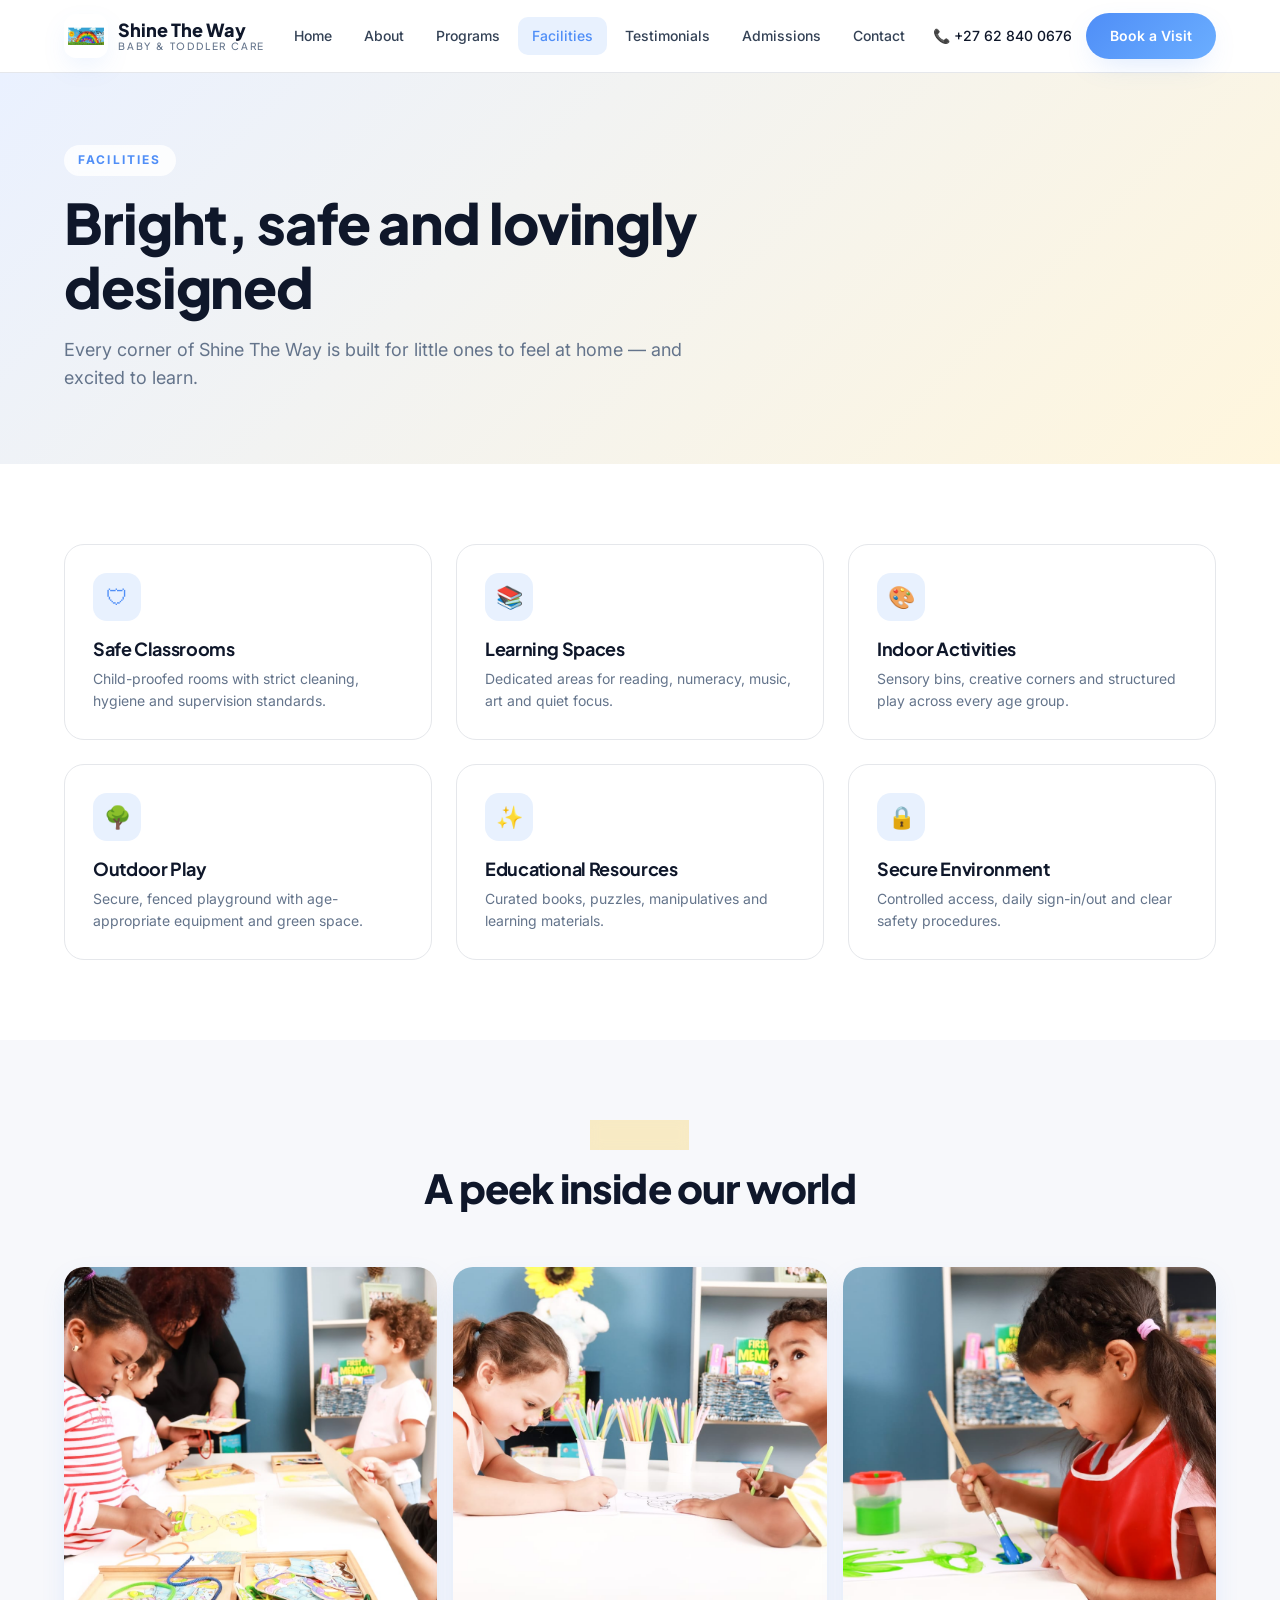
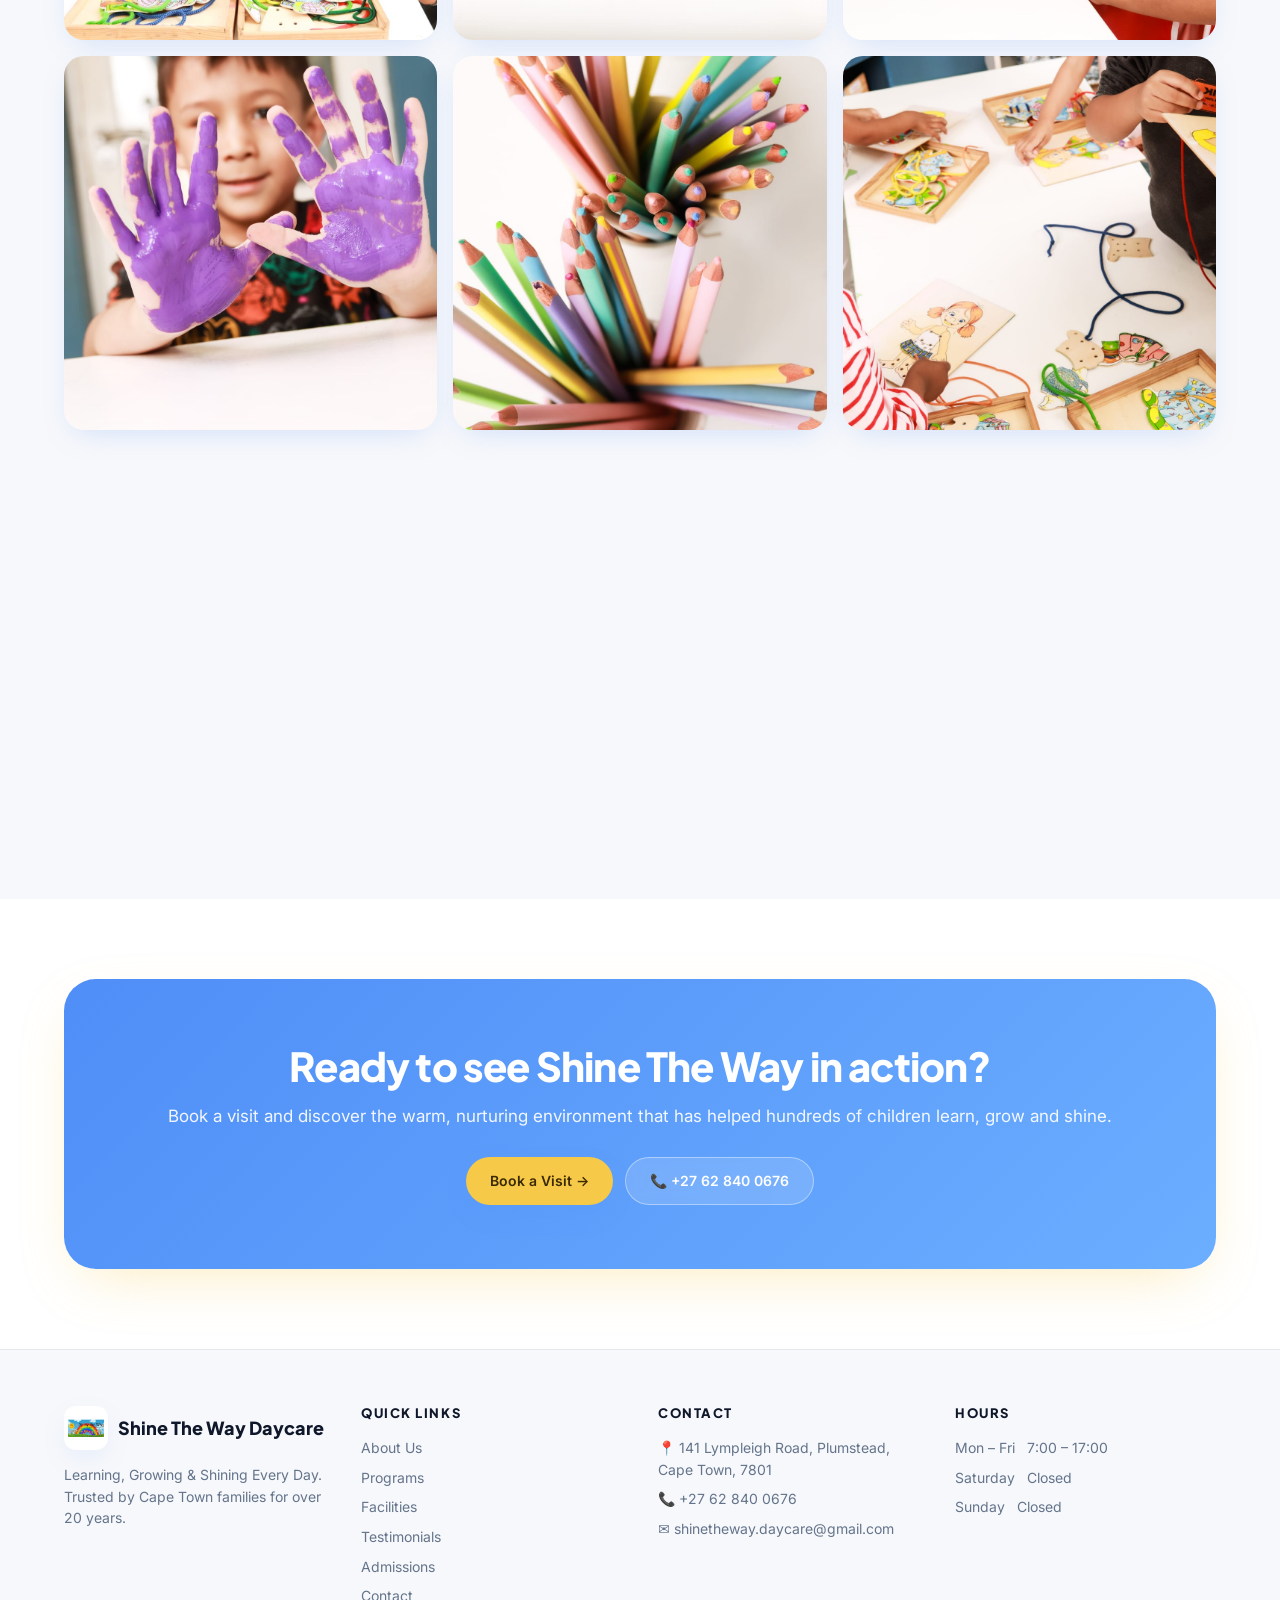
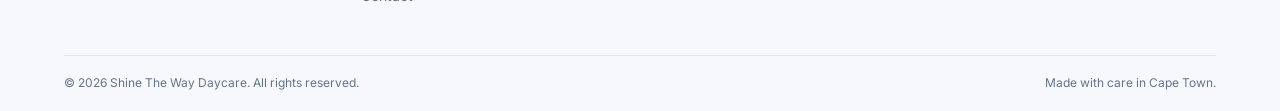
<file: projects/shinetheway/facilities.html>
<!doctype html>
<html lang="en">
<head>
<meta charset="utf-8" />
<meta name="viewport" content="width=device-width,initial-scale=1" />
<title>Facilities | Shine The Way Daycare</title>
<meta name="description" content="Take a tour of our safe classrooms, learning spaces, indoor activity areas and outdoor playground." />
<link rel="icon" href="favicon.ico" />
<link rel="icon" type="image/png" sizes="32x32" href="favicon-32x32.png" />
<link rel="icon" type="image/png" sizes="16x16" href="favicon-16x16.png" />
<link rel="apple-touch-icon" href="apple-touch-icon.png" />
<link rel="preconnect" href="https://fonts.googleapis.com" />
<link rel="preconnect" href="https://fonts.gstatic.com" crossorigin />
<link href="https://fonts.googleapis.com/css2?family=Inter:wght@400;500;600;700&family=Plus+Jakarta+Sans:wght@600;700;800&display=swap" rel="stylesheet" />
<link rel="stylesheet" href="css/styles.css" />
</head>
<body>
<header class="header">
  <div class="container header-inner">
    <a href="index.html" class="brand">
      <img src="images/logo-color.png" alt="Shine The Way Daycare" />
      <span class="brand-text">Shine The Way<small>Baby &amp; Toddler Care</small></span>
    </a>
    <nav class="nav"><a href="index.html">Home</a>
<a href="about.html">About</a>
<a href="programs.html">Programs</a>
<a href="facilities.html">Facilities</a>
<a href="testimonials.html">Testimonials</a>
<a href="admissions.html">Admissions</a>
<a href="contact.html">Contact</a></nav>
    <div class="header-cta">
      <a class="tel" href="tel:+27 62 840 0676">📞 +27 62 840 0676</a>
      <a class="btn btn-primary" href="admissions.html">Book a Visit</a>
    </div>
    <button class="menu-btn" aria-label="Toggle menu">☰</button>
  </div>
  <div class="mobile-nav"><a href="index.html">Home</a>
<a href="about.html">About</a>
<a href="programs.html">Programs</a>
<a href="facilities.html">Facilities</a>
<a href="testimonials.html">Testimonials</a>
<a href="admissions.html">Admissions</a>
<a href="contact.html">Contact</a>
    <a class="btn btn-primary" href="admissions.html" style="margin-top:8px;width:100%">Book a Visit</a>
  </div>
</header>
<section class="page-hero">
  <div class="container reveal">
    <span class="eyebrow">Facilities</span>
    <h1 style="margin-top:14px">Bright, safe and lovingly designed</h1>
    <p>Every corner of Shine The Way is built for little ones to feel at home — and excited to learn.</p>
  </div>
</section>

<section class="block"><div class="container"><div class="grid grid-3"><div class="card reveal"><div class="icon-box">🛡</div><h3>Safe Classrooms</h3><p>Child-proofed rooms with strict cleaning, hygiene and supervision standards.</p></div>
<div class="card reveal"><div class="icon-box">📚</div><h3>Learning Spaces</h3><p>Dedicated areas for reading, numeracy, music, art and quiet focus.</p></div>
<div class="card reveal"><div class="icon-box">🎨</div><h3>Indoor Activities</h3><p>Sensory bins, creative corners and structured play across every age group.</p></div>
<div class="card reveal"><div class="icon-box">🌳</div><h3>Outdoor Play</h3><p>Secure, fenced playground with age-appropriate equipment and green space.</p></div>
<div class="card reveal"><div class="icon-box">✨</div><h3>Educational Resources</h3><p>Curated books, puzzles, manipulatives and learning materials.</p></div>
<div class="card reveal"><div class="icon-box">🔒</div><h3>Secure Environment</h3><p>Controlled access, daily sign-in/out and clear safety procedures.</p></div></div></div></section>
<section class="block alt">
  <div class="container">
    <div class="section-head reveal"><span class="eyebrow">Gallery</span><h2>A peek inside our world</h2></div>
    <div class="gallery">
      <img src="images/img_4.jpeg" alt="Children doing puzzles with teacher" loading="lazy" class="reveal" /><img src="images/img_6.jpeg" alt="Drawing together" loading="lazy" class="reveal" /><img src="images/img_7.jpeg" alt="Watercolour painting" loading="lazy" class="reveal" /><img src="images/img_9.jpeg" alt="Painted hands" loading="lazy" class="reveal" /><img src="images/img_8.jpeg" alt="Pastel pencils" loading="lazy" class="reveal" /><img src="images/img_10.jpeg" alt="Wooden lacing puzzles" loading="lazy" class="reveal" /><img src="images/img_11.jpeg" alt="Pretend-play cooking" loading="lazy" class="reveal" /><img src="images/img_2.jpeg" alt="Reading corner" loading="lazy" class="reveal" /><img src="images/img_5.jpeg" alt="Music &amp; movement" loading="lazy" class="reveal" />
    </div>
  </div>
</section>
<section class="cta">
  <div class="container">
    <div class="cta-box reveal">
      <h2>Ready to see Shine The Way in action?</h2>
      <p>Book a visit and discover the warm, nurturing environment that has helped hundreds of children learn, grow and shine.</p>
      <div class="cta-actions">
        <a class="btn btn-accent" href="admissions.html">Book a Visit →</a>
        <a class="tel-btn" href="tel:+27 62 840 0676">📞 +27 62 840 0676</a>
      </div>
    </div>
  </div>
</section>
<footer>
  <div class="container">
    <div class="footer-grid">
      <div>
        <div class="brand">
          <img src="images/logo-color.png" alt="" style="width:44px;height:44px;border-radius:12px;background:#fff;padding:4px;object-fit:contain" />
          <span class="brand-text">Shine The Way Daycare</span>
        </div>
        <p style="margin-top:14px;color:var(--muted);font-size:14px">Learning, Growing &amp; Shining Every Day. Trusted by Cape Town families for over 20 years.</p>
      </div>
      <div>
        <h4>Quick Links</h4>
        <ul>
          <li><a href="about.html">About Us</a></li>
          <li><a href="programs.html">Programs</a></li>
          <li><a href="facilities.html">Facilities</a></li>
          <li><a href="testimonials.html">Testimonials</a></li>
          <li><a href="admissions.html">Admissions</a></li>
          <li><a href="contact.html">Contact</a></li>
        </ul>
      </div>
      <div>
        <h4>Contact</h4>
        <ul>
          <li>📍 141 Lympleigh Road, Plumstead, Cape Town, 7801</li>
          <li>📞 <a href="tel:+27 62 840 0676">+27 62 840 0676</a></li>
          <li>✉️ <a href="mailto:shinetheway.daycare@gmail.com">shinetheway.daycare@gmail.com</a></li>
        </ul>
      </div>
      <div>
        <h4>Hours</h4>
        <ul>
          <li>Mon – Fri &nbsp; 7:00 – 17:00</li>
          <li>Saturday &nbsp; Closed</li>
          <li>Sunday &nbsp; Closed</li>
        </ul>
      </div>
    </div>
    <div class="footer-bottom">
      <span>© <span id="year"></span> Shine The Way Daycare. All rights reserved.</span>
      <span>Made with care in Cape Town.</span>
    </div>
  </div>
</footer>
<script src="js/main.js"></script>
</body></html>
</file>
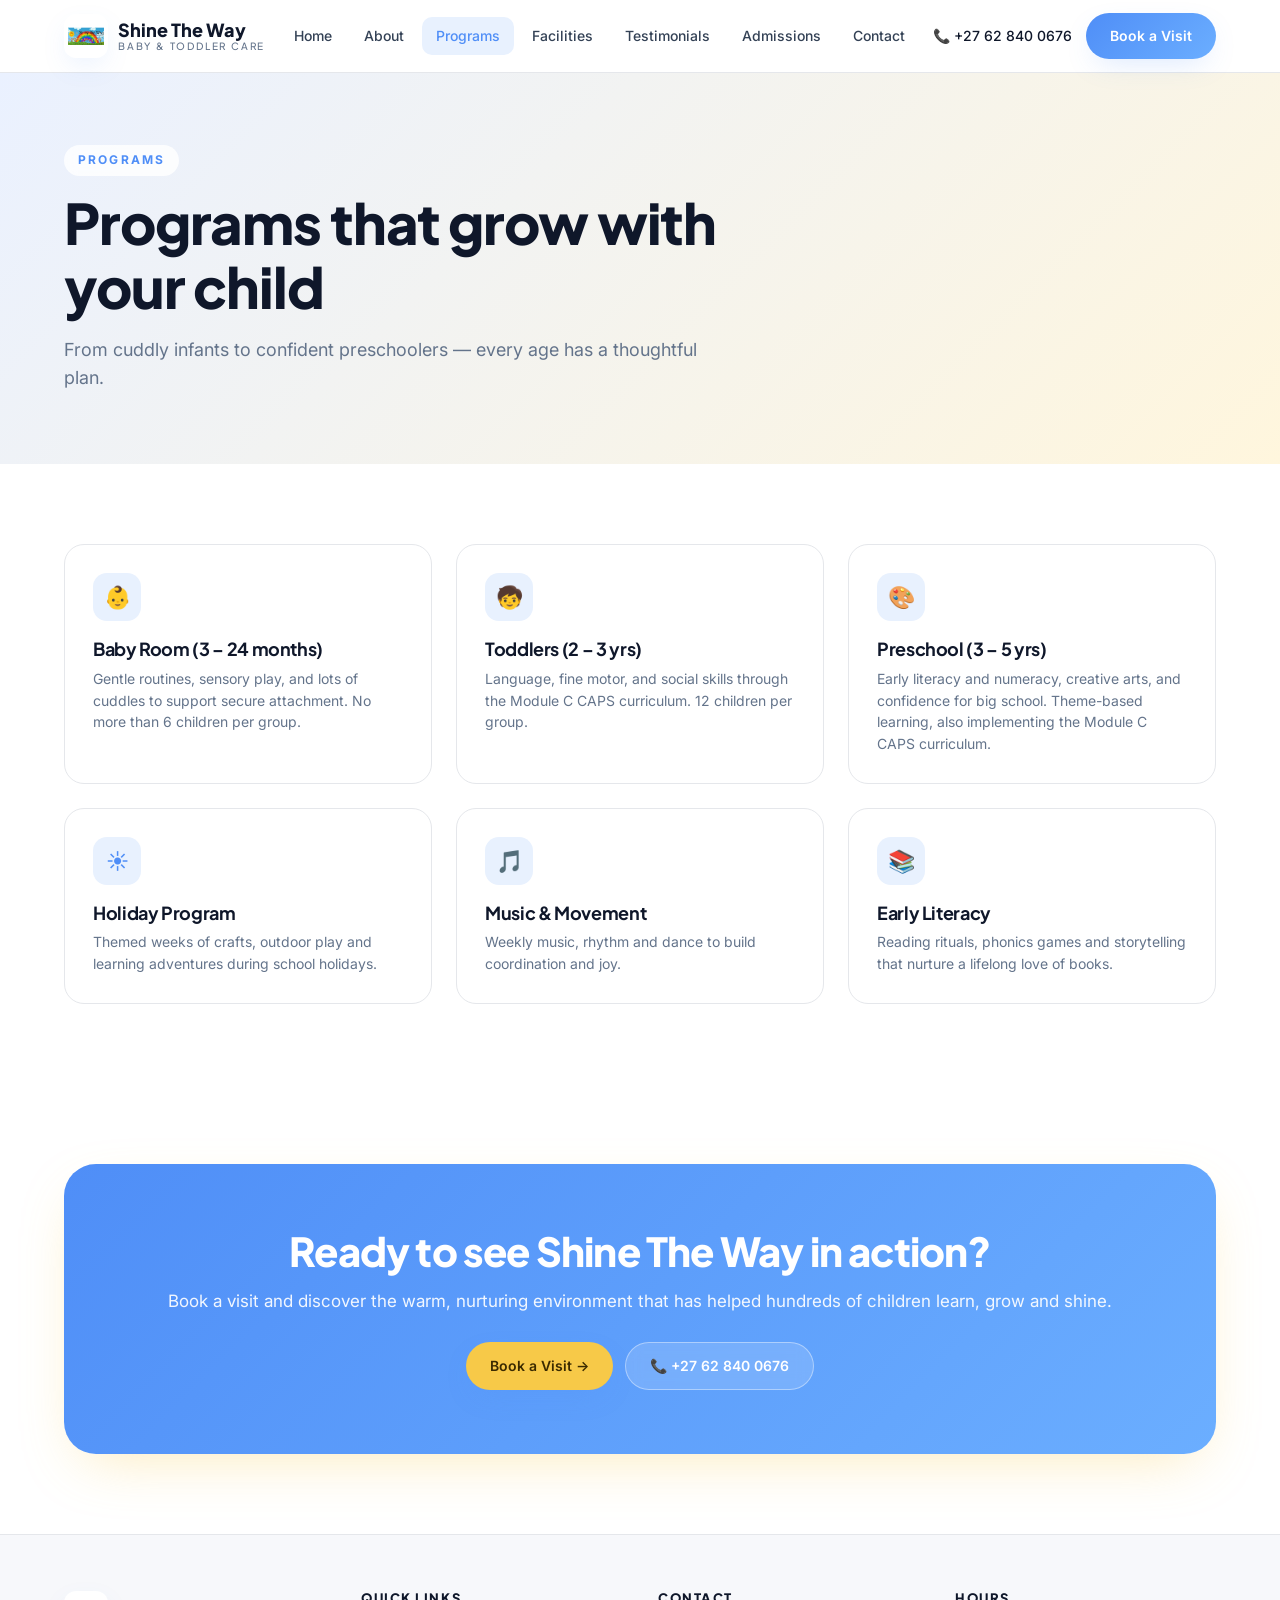
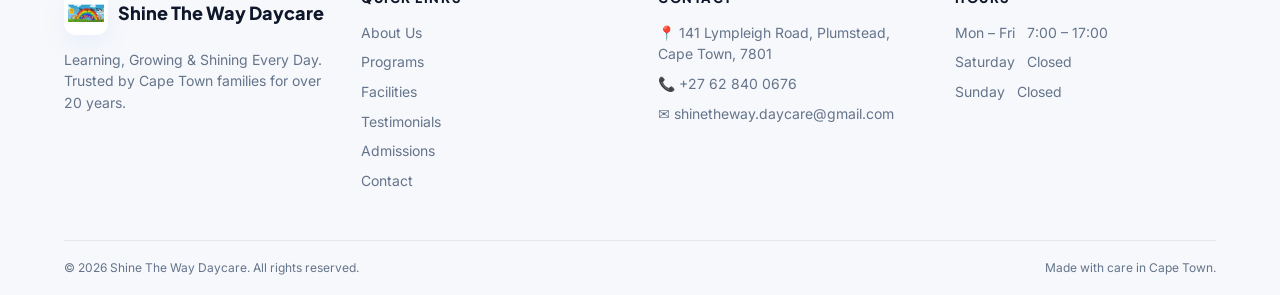
<file: projects/shinetheway/programs.html>
<!doctype html>
<html lang="en">
<head>
<meta charset="utf-8" />
<meta name="viewport" content="width=device-width,initial-scale=1" />
<title>Programs | Shine The Way Daycare</title>
<meta name="description" content="Age-appropriate daycare programs for infants, toddlers and preschoolers in Cape Town." />
<link rel="icon" href="images/favicon-rainbow.svg" type="image/svg+xml" />
<link rel="icon" type="image/png" sizes="32x32" href="favicon-32x32.png" />
<link rel="icon" type="image/png" sizes="16x16" href="favicon-16x16.png" />
<link rel="apple-touch-icon" href="apple-touch-icon.png" />
<link rel="preconnect" href="https://fonts.googleapis.com" />
<link rel="preconnect" href="https://fonts.gstatic.com" crossorigin />
<link href="https://fonts.googleapis.com/css2?family=Inter:wght@400;500;600;700&family=Plus+Jakarta+Sans:wght@600;700;800&display=swap" rel="stylesheet" />
<link rel="stylesheet" href="css/styles.css" />
</head>
<body>
<header class="header">
  <div class="container header-inner">
    <a href="index.html" class="brand">
      <img src="images/logo-color.png" alt="Shine The Way Daycare" />
      <span class="brand-text">Shine The Way<small>Baby &amp; Toddler Care</small></span>
    </a>
    <nav class="nav"><a href="index.html">Home</a>
<a href="about.html">About</a>
<a href="programs.html">Programs</a>
<a href="facilities.html">Facilities</a>
<a href="testimonials.html">Testimonials</a>
<a href="admissions.html">Admissions</a>
<a href="contact.html">Contact</a></nav>
    <div class="header-cta">
      <a class="tel" href="tel:+27 62 840 0676">📞 +27 62 840 0676</a>
      <a class="btn btn-primary" href="admissions.html">Book a Visit</a>
    </div>
    <button class="menu-btn" aria-label="Toggle menu">☰</button>
  </div>
  <div class="mobile-nav"><a href="index.html">Home</a>
<a href="about.html">About</a>
<a href="programs.html">Programs</a>
<a href="facilities.html">Facilities</a>
<a href="testimonials.html">Testimonials</a>
<a href="admissions.html">Admissions</a>
<a href="contact.html">Contact</a>
    <a class="btn btn-primary" href="admissions.html" style="margin-top:8px;width:100%">Book a Visit</a>
  </div>
</header>
<section class="page-hero">
  <div class="container reveal">
    <span class="eyebrow">Programs</span>
    <h1 style="margin-top:14px">Programs that grow with your child</h1>
    <p>From cuddly infants to confident preschoolers — every age has a thoughtful plan.</p>
  </div>
</section>

<section class="block"><div class="container"><div class="grid grid-3"><div class="card reveal"><div class="icon-box">👶</div><h3>Baby Room (3 – 24 months)</h3><p>Gentle routines, sensory play, and lots of cuddles to support secure attachment. No more than 6 children per group.</p></div>
<div class="card reveal"><div class="icon-box">🧒</div><h3>Toddlers (2 – 3 yrs)</h3><p>Language, fine motor, and social skills through the Module C CAPS curriculum. 12 children per group.</p></div>
<div class="card reveal"><div class="icon-box">🎨</div><h3>Preschool (3 – 5 yrs)</h3><p>Early literacy and numeracy, creative arts, and confidence for big school. Theme-based learning, also implementing the Module C CAPS curriculum.</p></div>
<div class="card reveal"><div class="icon-box">☀️</div><h3>Holiday Program</h3><p>Themed weeks of crafts, outdoor play and learning adventures during school holidays.</p></div>
<div class="card reveal"><div class="icon-box">🎵</div><h3>Music &amp; Movement</h3><p>Weekly music, rhythm and dance to build coordination and joy.</p></div>
<div class="card reveal"><div class="icon-box">📚</div><h3>Early Literacy</h3><p>Reading rituals, phonics games and storytelling that nurture a lifelong love of books.</p></div></div></div></section>
<section class="cta">
  <div class="container">
    <div class="cta-box reveal">
      <h2>Ready to see Shine The Way in action?</h2>
      <p>Book a visit and discover the warm, nurturing environment that has helped hundreds of children learn, grow and shine.</p>
      <div class="cta-actions">
        <a class="btn btn-accent" href="admissions.html">Book a Visit →</a>
        <a class="tel-btn" href="tel:+27 62 840 0676">📞 +27 62 840 0676</a>
      </div>
    </div>
  </div>
</section>
<footer>
  <div class="container">
    <div class="footer-grid">
      <div>
        <div class="brand">
          <img src="images/logo-color.png" alt="" style="width:44px;height:44px;border-radius:12px;background:#fff;padding:4px;object-fit:contain" />
          <span class="brand-text">Shine The Way Daycare</span>
        </div>
        <p style="margin-top:14px;color:var(--muted);font-size:14px">Learning, Growing &amp; Shining Every Day. Trusted by Cape Town families for over 20 years.</p>
      </div>
      <div>
        <h4>Quick Links</h4>
        <ul>
          <li><a href="about.html">About Us</a></li>
          <li><a href="programs.html">Programs</a></li>
          <li><a href="facilities.html">Facilities</a></li>
          <li><a href="testimonials.html">Testimonials</a></li>
          <li><a href="admissions.html">Admissions</a></li>
          <li><a href="contact.html">Contact</a></li>
        </ul>
      </div>
      <div>
        <h4>Contact</h4>
        <ul>
          <li>📍 141 Lympleigh Road, Plumstead, Cape Town, 7801</li>
          <li>📞 <a href="tel:+27 62 840 0676">+27 62 840 0676</a></li>
          <li>✉️ <a href="mailto:shinetheway.daycare@gmail.com">shinetheway.daycare@gmail.com</a></li>
        </ul>
      </div>
      <div>
        <h4>Hours</h4>
        <ul>
          <li>Mon – Fri &nbsp; 7:00 – 17:00</li>
          <li>Saturday &nbsp; Closed</li>
          <li>Sunday &nbsp; Closed</li>
        </ul>
      </div>
    </div>
    <div class="footer-bottom">
      <span>© <span id="year"></span> Shine The Way Daycare. All rights reserved.</span>
      <span>Made with care in Cape Town.</span>
    </div>
  </div>
</footer>
<script src="js/main.js"></script>
</body></html>
</file>
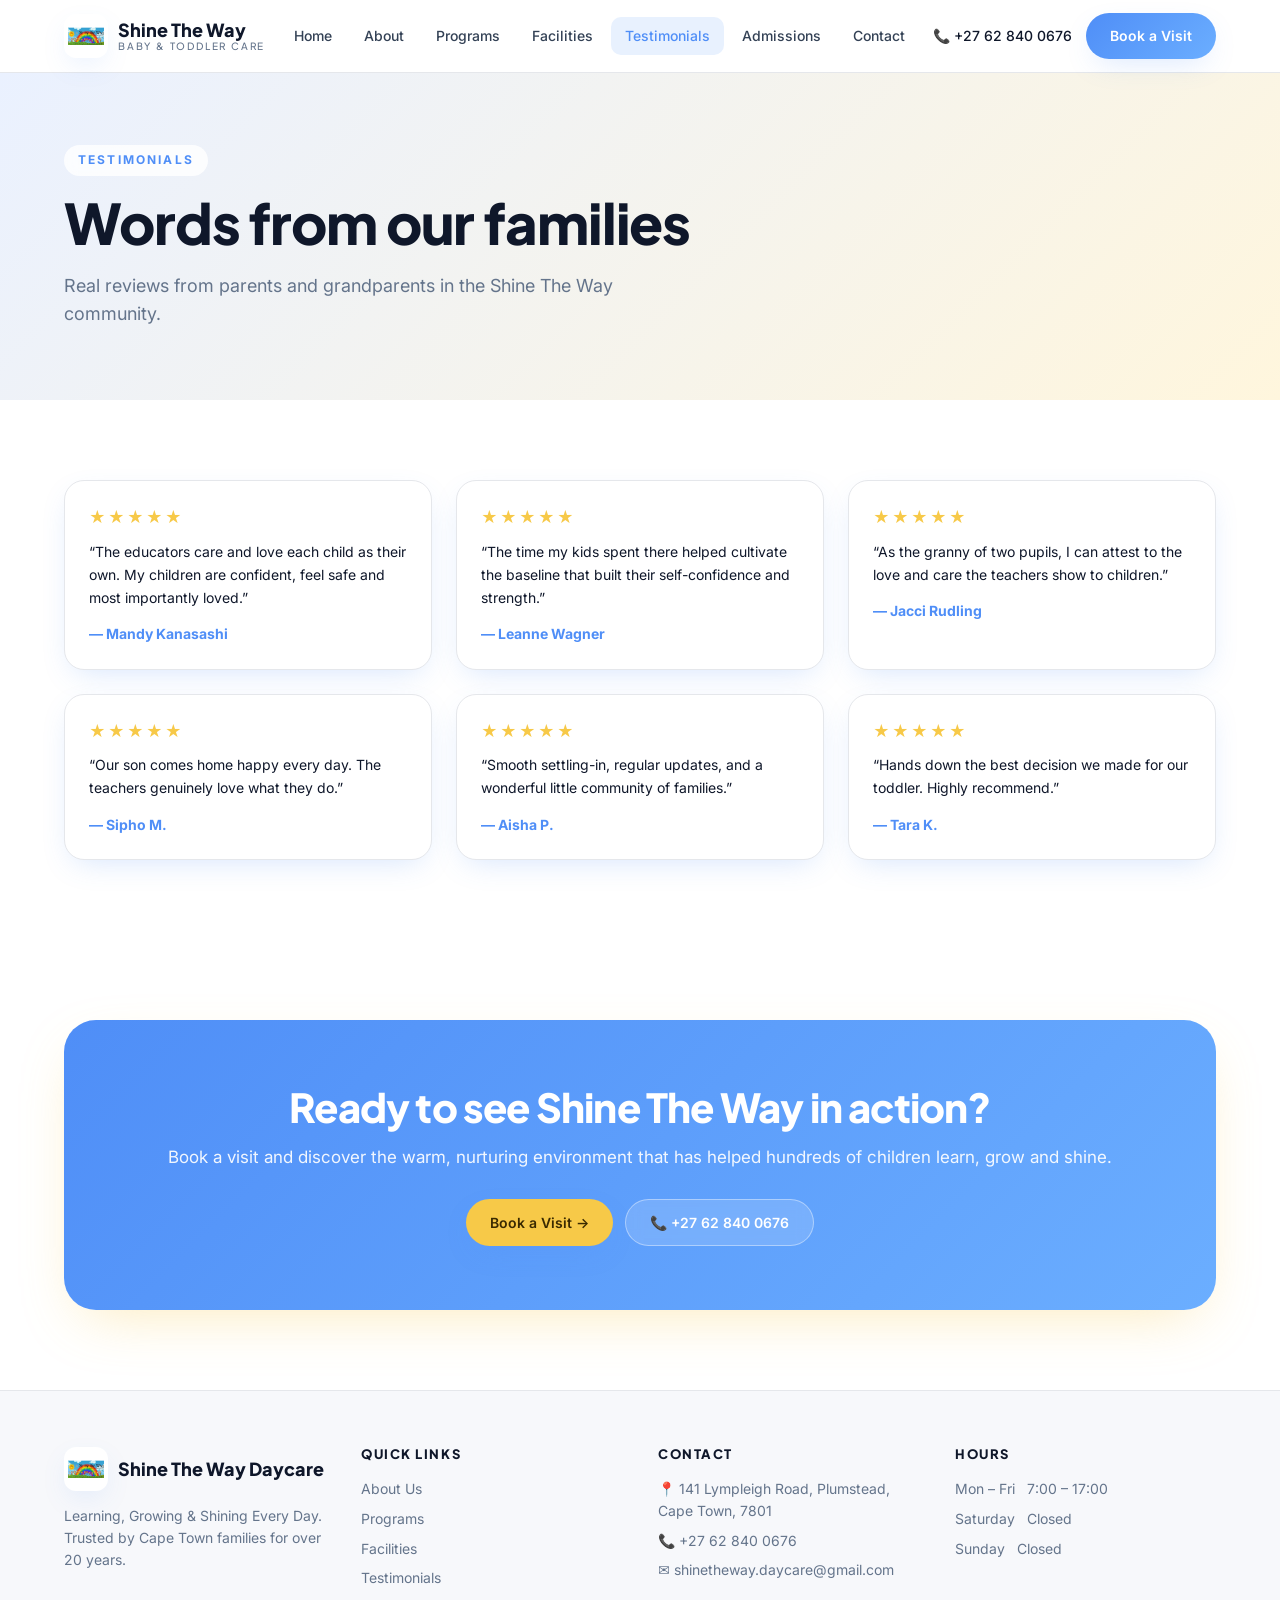
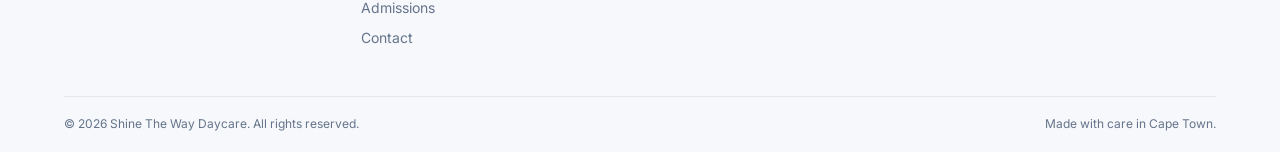
<file: projects/shinetheway/testimonials.html>
<!doctype html>
<html lang="en">
<head>
<meta charset="utf-8" />
<meta name="viewport" content="width=device-width,initial-scale=1" />
<title>Testimonials | Shine The Way Daycare</title>
<meta name="description" content="Read what parents and families across Cape Town are saying about Shine The Way Daycare." />
<link rel="icon" href="favicon.ico" />
<link rel="icon" type="image/png" sizes="32x32" href="favicon-32x32.png" />
<link rel="icon" type="image/png" sizes="16x16" href="favicon-16x16.png" />
<link rel="apple-touch-icon" href="apple-touch-icon.png" />
<link rel="preconnect" href="https://fonts.googleapis.com" />
<link rel="preconnect" href="https://fonts.gstatic.com" crossorigin />
<link href="https://fonts.googleapis.com/css2?family=Inter:wght@400;500;600;700&family=Plus+Jakarta+Sans:wght@600;700;800&display=swap" rel="stylesheet" />
<link rel="stylesheet" href="css/styles.css" />
</head>
<body>
<header class="header">
  <div class="container header-inner">
    <a href="index.html" class="brand">
      <img src="images/logo-color.png" alt="Shine The Way Daycare" />
      <span class="brand-text">Shine The Way<small>Baby &amp; Toddler Care</small></span>
    </a>
    <nav class="nav"><a href="index.html">Home</a>
<a href="about.html">About</a>
<a href="programs.html">Programs</a>
<a href="facilities.html">Facilities</a>
<a href="testimonials.html">Testimonials</a>
<a href="admissions.html">Admissions</a>
<a href="contact.html">Contact</a></nav>
    <div class="header-cta">
      <a class="tel" href="tel:+27 62 840 0676">📞 +27 62 840 0676</a>
      <a class="btn btn-primary" href="admissions.html">Book a Visit</a>
    </div>
    <button class="menu-btn" aria-label="Toggle menu">☰</button>
  </div>
  <div class="mobile-nav"><a href="index.html">Home</a>
<a href="about.html">About</a>
<a href="programs.html">Programs</a>
<a href="facilities.html">Facilities</a>
<a href="testimonials.html">Testimonials</a>
<a href="admissions.html">Admissions</a>
<a href="contact.html">Contact</a>
    <a class="btn btn-primary" href="admissions.html" style="margin-top:8px;width:100%">Book a Visit</a>
  </div>
</header>
<section class="page-hero">
  <div class="container reveal">
    <span class="eyebrow">Testimonials</span>
    <h1 style="margin-top:14px">Words from our families</h1>
    <p>Real reviews from parents and grandparents in the Shine The Way community.</p>
  </div>
</section>

<section class="block"><div class="container"><div class="grid grid-3">
  <figure class="quote reveal"><div class="stars">★★★★★</div><blockquote>“The educators care and love each child as their own. My children are confident, feel safe and most importantly loved.”</blockquote><cite>— Mandy Kanasashi</cite></figure><figure class="quote reveal"><div class="stars">★★★★★</div><blockquote>“The time my kids spent there helped cultivate the baseline that built their self-confidence and strength.”</blockquote><cite>— Leanne Wagner</cite></figure><figure class="quote reveal"><div class="stars">★★★★★</div><blockquote>“As the granny of two pupils, I can attest to the love and care the teachers show to children.”</blockquote><cite>— Jacci Rudling</cite></figure><figure class="quote reveal"><div class="stars">★★★★★</div><blockquote>“Our son comes home happy every day. The teachers genuinely love what they do.”</blockquote><cite>— Sipho M.</cite></figure><figure class="quote reveal"><div class="stars">★★★★★</div><blockquote>“Smooth settling-in, regular updates, and a wonderful little community of families.”</blockquote><cite>— Aisha P.</cite></figure><figure class="quote reveal"><div class="stars">★★★★★</div><blockquote>“Hands down the best decision we made for our toddler. Highly recommend.”</blockquote><cite>— Tara K.</cite></figure>
</div></div></section>
<section class="cta">
  <div class="container">
    <div class="cta-box reveal">
      <h2>Ready to see Shine The Way in action?</h2>
      <p>Book a visit and discover the warm, nurturing environment that has helped hundreds of children learn, grow and shine.</p>
      <div class="cta-actions">
        <a class="btn btn-accent" href="admissions.html">Book a Visit →</a>
        <a class="tel-btn" href="tel:+27 62 840 0676">📞 +27 62 840 0676</a>
      </div>
    </div>
  </div>
</section>
<footer>
  <div class="container">
    <div class="footer-grid">
      <div>
        <div class="brand">
          <img src="images/logo-color.png" alt="" style="width:44px;height:44px;border-radius:12px;background:#fff;padding:4px;object-fit:contain" />
          <span class="brand-text">Shine The Way Daycare</span>
        </div>
        <p style="margin-top:14px;color:var(--muted);font-size:14px">Learning, Growing &amp; Shining Every Day. Trusted by Cape Town families for over 20 years.</p>
      </div>
      <div>
        <h4>Quick Links</h4>
        <ul>
          <li><a href="about.html">About Us</a></li>
          <li><a href="programs.html">Programs</a></li>
          <li><a href="facilities.html">Facilities</a></li>
          <li><a href="testimonials.html">Testimonials</a></li>
          <li><a href="admissions.html">Admissions</a></li>
          <li><a href="contact.html">Contact</a></li>
        </ul>
      </div>
      <div>
        <h4>Contact</h4>
        <ul>
          <li>📍 141 Lympleigh Road, Plumstead, Cape Town, 7801</li>
          <li>📞 <a href="tel:+27 62 840 0676">+27 62 840 0676</a></li>
          <li>✉️ <a href="mailto:shinetheway.daycare@gmail.com">shinetheway.daycare@gmail.com</a></li>
        </ul>
      </div>
      <div>
        <h4>Hours</h4>
        <ul>
          <li>Mon – Fri &nbsp; 7:00 – 17:00</li>
          <li>Saturday &nbsp; Closed</li>
          <li>Sunday &nbsp; Closed</li>
        </ul>
      </div>
    </div>
    <div class="footer-bottom">
      <span>© <span id="year"></span> Shine The Way Daycare. All rights reserved.</span>
      <span>Made with care in Cape Town.</span>
    </div>
  </div>
</footer>
<script src="js/main.js"></script>
</body></html>
</file>
<file: portfolio/css/style.css>
:root {
  --bg-primary: #06060f;
  --bg-secondary: #0d0d1c;
  --bg-card: #101020;
  --bg-surface: #181830;
  --accent: #7c6aff;
  --accent-dim: rgba(124, 106, 255, 0.15);
  --accent-glow: rgba(124, 106, 255, 0.3);
  --cyan: #00e5ff;
  --green: #00d47e;
  --text: #dcdcf0;
  --text-muted: #7070a0;
  --text-faint: #404060;
  --border: rgba(255,255,255,0.06);
  --border-hover: rgba(124,106,255,0.4);
  --radius: 14px;
  --radius-sm: 8px;
  --ease: cubic-bezier(0.4, 0, 0.2, 1);
  --shadow-card: 0 4px 24px rgba(0,0,0,0.5);
  --shadow-hover: 0 8px 48px rgba(124,106,255,0.25);
}

*, *::before, *::after { box-sizing: border-box; margin: 0; padding: 0; }

html { scroll-behavior: smooth; font-size: 16px; }

body {
  font-family: 'Inter', system-ui, sans-serif;
  background: var(--bg-primary);
  color: var(--text);
  line-height: 1.6;
  overflow-x: hidden;
}

a { color: inherit; text-decoration: none; }
ul { list-style: none; }
img { display: block; max-width: 100%; }

.container {
  max-width: 1100px;
  margin: 0 auto;
  padding: 0 24px;
}

/* ── NAVBAR ────────────────────────────────────────────── */
.navbar {
  position: fixed;
  top: 0; left: 0; right: 0;
  z-index: 100;
  padding: 20px 0;
  transition: background 0.3s var(--ease), padding 0.3s var(--ease), border-bottom 0.3s;
  border-bottom: 1px solid transparent;
}

.navbar.scrolled {
  background: rgba(6, 6, 15, 0.9);
  backdrop-filter: blur(12px);
  -webkit-backdrop-filter: blur(12px);
  padding: 14px 0;
  border-bottom-color: var(--border);
}

.nav-container {
  max-width: 1100px;
  margin: 0 auto;
  padding: 0 24px;
  display: flex;
  align-items: center;
  justify-content: space-between;
}

.nav-logo {
  font-family: 'Fira Code', monospace;
  font-size: 1.2rem;
  font-weight: 500;
  color: var(--text);
  letter-spacing: 0.02em;
}

.logo-bracket { color: var(--accent); }

.nav-links {
  display: flex;
  align-items: center;
  gap: 36px;
}

.nav-link {
  font-size: 0.875rem;
  font-weight: 500;
  color: var(--text-muted);
  transition: color 0.2s;
  position: relative;
}

.nav-link::after {
  content: '';
  position: absolute;
  bottom: -3px; left: 0;
  width: 0; height: 2px;
  background: var(--accent);
  transition: width 0.3s var(--ease);
  border-radius: 2px;
}

.nav-link:hover { color: var(--text); }
.nav-link:hover::after { width: 100%; }

.btn {
  display: inline-flex;
  align-items: center;
  justify-content: center;
  gap: 8px;
  padding: 10px 22px;
  border-radius: var(--radius-sm);
  font-size: 0.875rem;
  font-weight: 600;
  font-family: inherit;
  cursor: pointer;
  transition: all 0.25s var(--ease);
  border: 1.5px solid transparent;
  text-decoration: none;
}

.btn-primary {
  background: var(--accent);
  color: #fff;
  border-color: var(--accent);
}

.btn-primary:hover {
  background: transparent;
  color: var(--accent);
  box-shadow: 0 0 20px var(--accent-glow);
}

.btn-ghost {
  background: transparent;
  color: var(--text);
  border-color: var(--border-hover);
}

.btn-ghost:hover {
  background: var(--accent-dim);
  border-color: var(--accent);
  color: var(--accent);
}

.btn-outline {
  background: transparent;
  color: var(--accent);
  border-color: var(--accent);
  padding: 8px 18px;
}

.btn-outline:hover {
  background: var(--accent);
  color: #fff;
}

.btn-full { width: 100%; }

.hamburger {
  display: none;
  flex-direction: column;
  gap: 5px;
  background: none;
  border: none;
  cursor: pointer;
  padding: 4px;
}

.hamburger span {
  display: block;
  width: 24px;
  height: 2px;
  background: var(--text);
  border-radius: 2px;
  transition: all 0.3s var(--ease);
  transform-origin: center;
}

.hamburger.open span:nth-child(1) { transform: translateY(7px) rotate(45deg); }
.hamburger.open span:nth-child(2) { opacity: 0; transform: scaleX(0); }
.hamburger.open span:nth-child(3) { transform: translateY(-7px) rotate(-45deg); }

/* ── HERO ──────────────────────────────────────────────── */
.hero {
  position: relative;
  min-height: 100vh;
  display: flex;
  flex-direction: column;
  align-items: center;
  justify-content: center;
  text-align: center;
  padding: 120px 24px 80px;
  overflow: hidden;
}

.hero-bg {
  position: absolute;
  inset: 0;
  pointer-events: none;
  overflow: hidden;
}

.hero-orb {
  position: absolute;
  border-radius: 50%;
  filter: blur(80px);
  opacity: 0.18;
}

.orb-1 {
  width: 600px; height: 600px;
  background: var(--accent);
  top: -200px; left: -200px;
  animation: float 8s ease-in-out infinite;
}

.orb-2 {
  width: 500px; height: 500px;
  background: var(--cyan);
  bottom: -150px; right: -150px;
  animation: float 10s ease-in-out infinite reverse;
}

@keyframes float {
  0%, 100% { transform: translateY(0) scale(1); }
  50% { transform: translateY(-30px) scale(1.05); }
}

.hero-grid {
  position: absolute;
  inset: 0;
  background-image:
    linear-gradient(rgba(255,255,255,0.025) 1px, transparent 1px),
    linear-gradient(90deg, rgba(255,255,255,0.025) 1px, transparent 1px);
  background-size: 60px 60px;
  mask-image: radial-gradient(ellipse at center, black 20%, transparent 80%);
  -webkit-mask-image: radial-gradient(ellipse at center, black 20%, transparent 80%);
}

.hero-content { position: relative; z-index: 1; max-width: 740px; }

.hero-greeting {
  font-family: 'Fira Code', monospace;
  font-size: 1rem;
  color: var(--accent);
  margin-bottom: 12px;
  opacity: 0;
  transform: translateY(20px);
  animation: slideUp 0.6s var(--ease) 0.2s forwards;
}

.hero-name {
  font-size: clamp(2.8rem, 8vw, 5.5rem);
  font-weight: 700;
  letter-spacing: -0.03em;
  line-height: 1.05;
  color: var(--text);
  margin-bottom: 12px;
  opacity: 0;
  transform: translateY(20px);
  animation: slideUp 0.6s var(--ease) 0.35s forwards;
}

.hero-role {
  font-size: clamp(1.4rem, 4vw, 2rem);
  font-weight: 400;
  color: var(--text-muted);
  margin-bottom: 24px;
  opacity: 0;
  transform: translateY(20px);
  animation: slideUp 0.6s var(--ease) 0.5s forwards;
}

.typing-wrapper {
  display: inline;
}

.typing-text {
  color: var(--cyan);
  font-weight: 600;
}

.cursor {
  color: var(--accent);
  animation: blink 1s step-end infinite;
  font-weight: 300;
}

@keyframes blink { 0%, 100% { opacity: 1; } 50% { opacity: 0; } }

.hero-description {
  font-size: 1.05rem;
  color: var(--text-muted);
  max-width: 560px;
  margin: 0 auto 36px;
  line-height: 1.8;
  opacity: 0;
  transform: translateY(20px);
  animation: slideUp 0.6s var(--ease) 0.65s forwards;
}

.hero-cta {
  display: flex;
  gap: 16px;
  justify-content: center;
  flex-wrap: wrap;
  opacity: 0;
  transform: translateY(20px);
  animation: slideUp 0.6s var(--ease) 0.8s forwards;
}

.hero-cta .btn { padding: 14px 30px; font-size: 1rem; }

.scroll-indicator {
  position: absolute;
  bottom: 32px;
  left: 50%;
  transform: translateX(-50%);
  z-index: 1;
  opacity: 0;
  animation: slideUp 0.6s var(--ease) 1.2s forwards;
}

.scroll-mouse {
  width: 24px; height: 38px;
  border: 2px solid var(--text-faint);
  border-radius: 12px;
  display: flex;
  justify-content: center;
  padding-top: 6px;
}

.scroll-dot {
  width: 4px; height: 8px;
  background: var(--accent);
  border-radius: 2px;
  animation: scrollDown 2s ease-in-out infinite;
}

@keyframes scrollDown {
  0%, 100% { transform: translateY(0); opacity: 1; }
  60% { transform: translateY(12px); opacity: 0; }
  61% { transform: translateY(0); opacity: 0; }
  80% { opacity: 1; }
}

@keyframes slideUp {
  to { opacity: 1; transform: translateY(0); }
}

/* ── SECTIONS ──────────────────────────────────────────── */
.section {
  padding: 100px 0;
}

.section-header {
  text-align: center;
  margin-bottom: 60px;
}

.section-label {
  display: inline-block;
  font-family: 'Fira Code', monospace;
  font-size: 0.8rem;
  color: var(--accent);
  letter-spacing: 0.12em;
  text-transform: uppercase;
  margin-bottom: 12px;
}

.section-title {
  font-size: clamp(1.8rem, 4vw, 2.6rem);
  font-weight: 700;
  letter-spacing: -0.02em;
  color: var(--text);
}

.section-subtitle {
  margin-top: 16px;
  color: var(--text-muted);
  max-width: 520px;
  margin-left: auto;
  margin-right: auto;
  font-size: 1rem;
  line-height: 1.7;
}

/* Scroll reveal */
.reveal {
  opacity: 0;
  transform: translateY(32px);
  transition: opacity 0.65s var(--ease), transform 0.65s var(--ease);
}

.reveal.visible {
  opacity: 1;
  transform: translateY(0);
}

/* ── SKILLS ────────────────────────────────────────────── */
.skills-section { background: var(--bg-secondary); }

.skills-grid {
  display: grid;
  grid-template-columns: repeat(auto-fit, minmax(280px, 1fr));
  gap: 24px;
}

.skill-card {
  background: var(--bg-card);
  border: 1px solid var(--border);
  border-radius: var(--radius);
  padding: 32px;
  transition: border-color 0.3s, box-shadow 0.3s, transform 0.3s var(--ease);
}

.skill-card:hover {
  border-color: var(--border-hover);
  box-shadow: var(--shadow-hover);
  transform: translateY(-4px);
}

.skill-card-icon {
  font-size: 2rem;
  margin-bottom: 16px;
}

.skill-card-title {
  font-size: 1rem;
  font-weight: 600;
  color: var(--text);
  margin-bottom: 20px;
}

.skill-tags {
  display: flex;
  flex-wrap: wrap;
  gap: 8px;
}

.skill-tag {
  font-size: 0.78rem;
  font-family: 'Fira Code', monospace;
  padding: 5px 12px;
  border-radius: 6px;
  background: var(--bg-surface);
  border: 1px solid var(--border);
  color: var(--text-muted);
  transition: all 0.2s;
}

.skill-tag:hover {
  border-color: var(--accent);
  color: var(--accent);
}

.skill-tag.learning {
  border-color: rgba(0, 229, 255, 0.25);
  color: var(--cyan);
  background: rgba(0, 229, 255, 0.06);
}

/* ── PROJECTS ──────────────────────────────────────────── */
.projects-section { background: var(--bg-primary); }

.projects-grid {
  display: grid;
  grid-template-columns: repeat(auto-fit, minmax(320px, 1fr));
  gap: 28px;
}

.project-card {
  background: var(--bg-card);
  border: 1px solid var(--border);
  border-radius: var(--radius);
  padding: 30px;
  display: flex;
  flex-direction: column;
  gap: 14px;
  transition: border-color 0.3s, box-shadow 0.3s, transform 0.3s var(--ease);
  box-shadow: var(--shadow-card);
}

.project-card:hover {
  border-color: var(--border-hover);
  box-shadow: var(--shadow-hover);
  transform: translateY(-6px);
}

.project-card-top {
  display: flex;
  align-items: flex-start;
  justify-content: space-between;
}

.project-icon-wrap {
  font-size: 2.2rem;
  line-height: 1;
}

.project-links {
  display: flex;
  gap: 12px;
}

.project-link {
  display: flex;
  align-items: center;
  justify-content: center;
  width: 34px; height: 34px;
  border-radius: var(--radius-sm);
  border: 1px solid var(--border);
  color: var(--text-muted);
  transition: all 0.2s;
}

.project-link:hover {
  border-color: var(--accent);
  color: var(--accent);
  background: var(--accent-dim);
}

.project-title {
  font-size: 1.2rem;
  font-weight: 600;
  color: var(--text);
}

.project-desc {
  font-size: 0.9rem;
  color: var(--text-muted);
  line-height: 1.7;
  flex: 1;
}

.project-tags {
  display: flex;
  flex-wrap: wrap;
  gap: 8px;
  margin-top: 4px;
}

.p-tag {
  font-size: 0.72rem;
  font-family: 'Fira Code', monospace;
  padding: 4px 10px;
  border-radius: 5px;
  background: var(--accent-dim);
  color: var(--accent);
  border: 1px solid rgba(124,106,255,0.2);
}

/* ── CONTACT ───────────────────────────────────────────── */
.contact-section { background: var(--bg-secondary); }

.contact-layout {
  display: grid;
  grid-template-columns: 1fr 1.6fr;
  gap: 60px;
  align-items: start;
}

.contact-info {
  display: flex;
  flex-direction: column;
  gap: 20px;
}

.contact-item {
  display: flex;
  align-items: center;
  gap: 16px;
  padding: 20px;
  border-radius: var(--radius);
  border: 1px solid var(--border);
  background: var(--bg-card);
  color: var(--text);
  transition: all 0.25s var(--ease);
}

.contact-item:hover {
  border-color: var(--border-hover);
  transform: translateX(4px);
  background: var(--bg-surface);
}

.contact-item-icon { font-size: 1.5rem; flex-shrink: 0; }

.contact-item-label {
  font-size: 0.75rem;
  text-transform: uppercase;
  letter-spacing: 0.08em;
  color: var(--text-faint);
  margin-bottom: 3px;
  font-family: 'Fira Code', monospace;
}

.contact-item-value {
  font-size: 0.875rem;
  color: var(--text-muted);
}

.contact-form {
  background: var(--bg-card);
  border: 1px solid var(--border);
  border-radius: var(--radius);
  padding: 36px;
  display: flex;
  flex-direction: column;
  gap: 20px;
}

.form-row {
  display: grid;
  grid-template-columns: 1fr 1fr;
  gap: 16px;
}

.form-group { display: flex; flex-direction: column; gap: 6px; }

.form-label {
  font-size: 0.8rem;
  font-weight: 500;
  color: var(--text-muted);
  font-family: 'Fira Code', monospace;
}

.form-input {
  background: var(--bg-surface);
  border: 1px solid var(--border);
  border-radius: var(--radius-sm);
  color: var(--text);
  font-family: inherit;
  font-size: 0.9rem;
  padding: 12px 16px;
  transition: border-color 0.2s, box-shadow 0.2s;
  resize: vertical;
  outline: none;
}

.form-input::placeholder { color: var(--text-faint); }

.form-input:focus {
  border-color: var(--accent);
  box-shadow: 0 0 0 3px var(--accent-dim);
}

/* ── FOOTER ────────────────────────────────────────────── */
.footer {
  background: var(--bg-primary);
  border-top: 1px solid var(--border);
  padding: 32px 0;
}

.footer-inner {
  display: flex;
  align-items: center;
  justify-content: space-between;
  flex-wrap: wrap;
  gap: 8px;
}

.footer-copy {
  font-size: 0.875rem;
  color: var(--text-muted);
}

.footer-open {
  font-size: 0.8rem;
  font-family: 'Fira Code', monospace;
  color: var(--green);
}

.accent { color: var(--accent); }

/* ── RESPONSIVE ────────────────────────────────────────── */
@media (max-width: 768px) {
  .hamburger { display: flex; }

  .nav-links {
    position: fixed;
    top: 0; left: 0; right: 0;
    background: var(--bg-secondary);
    border-bottom: 1px solid var(--border);
    flex-direction: column;
    gap: 0;
    padding: 80px 0 24px;
    transform: translateY(-100%);
    transition: transform 0.4s var(--ease);
    z-index: -1;
  }

  .nav-links.open { transform: translateY(0); }

  .nav-links li { width: 100%; }

  .nav-link {
    display: block;
    padding: 14px 24px;
    font-size: 1rem;
    border-bottom: 1px solid var(--border);
  }

  .nav-resume { margin: 16px 24px 0; }

  .hero-cta { flex-direction: column; align-items: center; }

  .projects-grid { grid-template-columns: 1fr; }

  .skills-grid { grid-template-columns: 1fr; }

  .contact-layout { grid-template-columns: 1fr; gap: 32px; }

  .form-row { grid-template-columns: 1fr; }

  .footer-inner { flex-direction: column; text-align: center; }

  .contact-form { padding: 24px; }
}

@media (max-width: 480px) {
  .section { padding: 70px 0; }
  .hero-name { font-size: 2.4rem; }
}
</file>
<file: projects/jrshomecleaning/styles.css>
:root{
  --bg:#fafcff; --fg:#1a2240; --card:#fff; --muted:#6b7390;
  --border:#dde4ee; --primary:#2247c3; --primary-glow:#4f7be8;
  --accent:#22c47e; --accent-glow:#7be0a8; --accent-fg:#0d3a1f;
  --whatsapp:#25d366; --whatsapp-fg:#fff;
  --radius:14px;
  --shadow-card:0 8px 24px -12px rgba(34,71,195,.18);
  --shadow-elegant:0 24px 60px -24px rgba(34,71,195,.35);
  --grad-hero:linear-gradient(135deg,#2247c3 0%, #4f7be8 60%, #2bd6c4 100%);
  --grad-accent:linear-gradient(135deg,#22c47e,#7be0a8);
  --grad-soft:linear-gradient(180deg,#fafcff 0%, #eef3fb 100%);
}
*{box-sizing:border-box}
html{scroll-behavior:smooth}
body{margin:0;font-family:"Inter",system-ui,sans-serif;color:var(--fg);background:var(--bg);-webkit-font-smoothing:antialiased}
h1,h2,h3,h4{font-family:"Plus Jakarta Sans",system-ui,sans-serif;letter-spacing:-.02em;margin:0}
a{color:inherit;text-decoration:none}
img{display:block;max-width:100%}
.container{max-width:1200px;margin:0 auto;padding:0 24px}
.hidden{display:none !important}
.muted{color:var(--muted)}
.muted-light{color:rgba(255,255,255,.78)}
.small{font-size:.85rem}
.center{text-align:center}
.primary-strong{color:var(--primary);font-weight:700}

/* Buttons */
.btn{display:inline-flex;align-items:center;justify-content:center;gap:.5rem;padding:.7rem 1.2rem;border-radius:12px;font-weight:600;border:none;cursor:pointer;transition:transform .15s, box-shadow .2s, opacity .2s;font-size:.95rem;line-height:1}
.btn:hover{transform:translateY(-1px)}
.btn:disabled{opacity:.5;cursor:not-allowed;transform:none}
.btn-hero{background:var(--grad-hero);color:#fff;box-shadow:var(--shadow-card)}
.btn-whatsapp{background:var(--whatsapp);color:var(--whatsapp-fg)}
.btn-promo{background:#fff;color:#dc2626;padding:.9rem 1.6rem;font-size:1.05rem}
.btn-outline-light{background:transparent;color:#fff;border:1.5px solid rgba(255,255,255,.5)}
.btn-xl{padding:1rem 1.6rem;font-size:1.05rem;border-radius:14px}
.btn-lg{padding:.9rem 1.3rem;font-size:1rem}
.full{width:100%}

/* Header */
.site-header{position:sticky;top:0;z-index:50;background:rgba(250,252,255,.85);backdrop-filter:blur(12px);border-bottom:1px solid var(--border)}
.header-inner{height:80px;display:flex;align-items:center;justify-content:space-between;gap:1rem}
.brand{display:flex;align-items:center;gap:.75rem}
.brand img{height:56px;width:56px;object-fit:contain}
.brand-text .brand-name{font-family:"Plus Jakarta Sans";font-weight:800;color:var(--primary);font-size:.95rem;line-height:1}
.brand-text .brand-sub{font-size:.62rem;letter-spacing:.2em;text-transform:uppercase;color:var(--muted);margin-top:3px}
.main-nav{display:none;gap:1.6rem;font-size:.9rem;font-weight:500}
.main-nav a{color:rgba(26,34,64,.7);transition:color .15s}
.main-nav a:hover{color:var(--primary)}
@media(min-width:768px){.main-nav{display:flex}}
@media(max-width:640px){.brand-text{display:none}}

/* Hero */
.hero{position:relative;overflow:hidden;color:#fff}
.hero-bg{position:absolute;inset:0;width:100%;height:100%;object-fit:cover;object-position:top}
.hero-overlay{position:absolute;inset:0;background:linear-gradient(90deg, rgba(34,71,195,.92) 0%, rgba(34,71,195,.72) 50%, rgba(34,71,195,.3) 100%)}
.hero-content{position:relative;padding:80px 24px}
@media(min-width:768px){.hero-content{padding:130px 24px}}
.hero h1{font-size:clamp(2.4rem,6vw,4.5rem);font-weight:800;line-height:1.05;max-width:900px;margin-top:1.2rem}
.grad-text{background:linear-gradient(90deg,#7be0a8,#fff);-webkit-background-clip:text;background-clip:text;color:transparent}
.hero-sub{margin-top:1.5rem;font-size:1.25rem;max-width:620px;color:rgba(255,255,255,.92);font-weight:300}
.hero-ctas{margin-top:2rem;display:flex;flex-wrap:wrap;gap:.75rem}
.hero-badges{margin-top:3rem;display:grid;grid-template-columns:repeat(2,1fr);gap:.75rem;max-width:900px}
@media(min-width:1024px){.hero-badges{grid-template-columns:repeat(4,1fr)}}
.hb{display:flex;align-items:center;gap:.75rem;background:rgba(255,255,255,.12);backdrop-filter:blur(10px);border:1px solid rgba(255,255,255,.22);padding:.8rem 1rem;border-radius:14px;font-size:.9rem;font-weight:500}

/* Badge */
.badge{display:inline-flex;align-items:center;gap:.3rem;padding:.3rem .75rem;border-radius:999px;font-size:.78rem;font-weight:600}
.badge-light{background:rgba(255,255,255,.2);color:#fff;border:1px solid rgba(255,255,255,.3);backdrop-filter:blur(8px)}
.badge-outline{background:transparent;color:var(--primary);border:1px solid rgba(34,71,195,.3)}
.badge-accent{background:rgba(34,196,126,.1);color:var(--accent-fg);border:1px solid rgba(34,196,126,.4)}

/* Promo */
.promo{background:linear-gradient(90deg,#dc2626,#ef4444,#f97316);color:#fff;border-top:4px solid #fde047;border-bottom:4px solid #fde047}
.promo-inner{padding:32px 24px;display:flex;flex-direction:column;gap:1.5rem;align-items:center;justify-content:space-between}
@media(min-width:768px){.promo-inner{flex-direction:row}}
.promo-left{display:flex;align-items:center;gap:1rem;flex-wrap:wrap}
.promo-pill{background:#fde047;color:#b91c1c;font-weight:800;font-size:.75rem;text-transform:uppercase;letter-spacing:.2em;padding:.3rem .8rem;border-radius:999px;animation:pulse 2s infinite}
.promo-title{font-family:"Plus Jakarta Sans";font-size:clamp(1.5rem,3.5vw,2.4rem);font-weight:800;line-height:1.1}
.yellow{color:#fde047}
.promo-sub{font-size:.95rem;font-weight:600;opacity:.95}
@keyframes pulse{50%{opacity:.6}}

/* Sections */
.section{padding:80px 0}
.section.soft{background:var(--grad-soft)}
.section-head{text-align:center;max-width:620px;margin:0 auto 56px}
.section-head h2{font-size:clamp(1.8rem,4vw,3rem);font-weight:800;margin-top:1rem}
.section-head p{margin-top:1rem;font-size:1.1rem;color:var(--muted)}

/* Cards / grids */
.card{background:var(--card);border-radius:var(--radius);border:1px solid var(--border);padding:1.5rem;box-shadow:var(--shadow-card)}
.grid-2{display:grid;grid-template-columns:1fr;gap:.6rem}
@media(min-width:640px){.grid-2{grid-template-columns:repeat(2,1fr)}}
.grid-3{display:grid;grid-template-columns:1fr;gap:1.5rem}
@media(min-width:768px){.grid-3{grid-template-columns:repeat(2,1fr)}}
@media(min-width:1024px){.grid-3{grid-template-columns:repeat(3,1fr)}}
.service{padding:1.75rem;transition:transform .25s, box-shadow .25s}
.service:hover{transform:translateY(-4px);box-shadow:var(--shadow-elegant)}
.service-icon{width:56px;height:56px;border-radius:16px;background:var(--grad-accent);display:grid;place-items:center;font-size:1.6rem;margin-bottom:1.25rem;box-shadow:var(--shadow-card)}
.service h3{font-size:1.4rem;font-weight:700;margin-bottom:.5rem}
.service p{color:var(--muted);margin:0 0 1.25rem}
.tags{display:flex;flex-wrap:wrap;gap:.5rem}
.tags span{font-size:.75rem;font-weight:500;padding:.25rem .7rem;border-radius:999px;background:rgba(34,71,195,.1);color:var(--primary)}

/* Calculator */
.calc-grid{display:grid;grid-template-columns:1fr;gap:1.5rem}
@media(min-width:1024px){.calc-grid{grid-template-columns:1fr 380px}}
.calc-main{padding:1.25rem}
@media(min-width:640px){.calc-main{padding:1.5rem}}
.tabs{display:grid;grid-template-columns:repeat(3,1fr);gap:.25rem;background:#f1f4fa;border-radius:12px;padding:.25rem}
.tab{padding:.85rem .5rem;border:none;background:transparent;border-radius:9px;font-weight:600;cursor:pointer;font-size:.9rem;color:var(--fg);display:flex;align-items:center;justify-content:center;gap:.3rem}
.tab.active{background:var(--grad-accent);color:var(--accent-fg);box-shadow:var(--shadow-card)}
.tab-panel{margin-top:1.5rem;display:flex;flex-direction:column;gap:1.5rem}
.group-title{font-size:.8rem;font-weight:600;text-transform:uppercase;letter-spacing:.1em;color:rgba(26,34,64,.8);margin-bottom:.75rem}
.group-title.small{font-size:.72rem}
.opt-card{display:flex;align-items:flex-start;gap:.75rem;padding:1rem;border:2px solid var(--border);border-radius:14px;cursor:pointer;transition:border-color .15s, background .15s}
.opt-card:hover{border-color:rgba(34,71,195,.4)}
.opt-card input{margin-top:4px;accent-color:var(--primary)}
.opt-card.selected{border-color:var(--primary);background:rgba(34,71,195,.05);box-shadow:var(--shadow-card)}
.opt-title{font-weight:600}
.opt-sub{font-size:.78rem;color:var(--muted)}
.stack{display:flex;flex-direction:column;gap:.6rem}
.row{display:flex;align-items:center;gap:.75rem;flex-wrap:wrap}
.row.spread{justify-content:space-between}
.card-inset{border:1px solid var(--border);background:var(--card);border-radius:12px;padding:1rem;display:flex;flex-direction:column;gap:.75rem}
.stepper{display:flex;align-items:center;gap:.75rem}
.stepper button{width:36px;height:36px;border-radius:10px;border:1px solid var(--border);background:#fff;font-size:1.1rem;cursor:pointer}
.stepper span{min-width:28px;text-align:center;font-weight:700}
.opt-row{display:flex;align-items:center;gap:.75rem;border:1px solid var(--border);background:#fff;padding:.75rem;border-radius:10px;cursor:pointer;transition:border-color .15s, background .15s}
.opt-row:hover{border-color:rgba(34,71,195,.4)}
.opt-row.selected{border-color:var(--primary);background:rgba(34,71,195,.05)}
.opt-row input{accent-color:var(--primary)}
.opt-row .label{flex:1;font-size:.9rem}
.opt-row .price{font-weight:700;color:var(--primary);white-space:nowrap}
.notice{background:rgba(34,196,126,.08);border:1px solid rgba(34,196,126,.3);padding:1rem;border-radius:12px;display:flex;gap:.6rem;font-size:.9rem}
.details{border:1px solid var(--border);border-radius:10px}
.details summary{padding:.85rem 1rem;cursor:pointer;font-weight:500}
.checklist{padding:0 1rem 1rem;font-size:.9rem;color:var(--muted)}
.checklist ul{padding-left:1.25rem;margin:.5rem 0 0}

/* Quote / form */
.quote-card{background:var(--grad-soft);box-shadow:var(--shadow-elegant)}
.quote-card h3{font-family:"Plus Jakarta Sans";font-size:1.2rem;font-weight:700;margin-bottom:.75rem}
.quote-list{list-style:none;padding:0;margin:0 0 .75rem;display:flex;flex-direction:column;gap:.4rem;max-height:260px;overflow:auto;border-bottom:1px solid var(--border);padding-bottom:.75rem;font-size:.88rem}
.quote-list li{display:flex;justify-content:space-between;gap:.75rem}
.quote-list li span:last-child{font-weight:600;white-space:nowrap}
.quote-total{display:flex;justify-content:space-between;align-items:baseline}
.quote-total span:first-child{font-size:.78rem;text-transform:uppercase;letter-spacing:.1em;color:var(--muted)}
.total{font-family:"Plus Jakarta Sans";font-size:2rem;font-weight:800;color:var(--primary)}
.field{display:flex;flex-direction:column;gap:.4rem;margin-bottom:.85rem}
.field label{font-size:.85rem;font-weight:500}
.field input,.field textarea{padding:.65rem .8rem;border:1px solid var(--border);border-radius:10px;font:inherit;background:#fff}
.field input:focus,.field textarea:focus{outline:2px solid var(--primary);outline-offset:-1px;border-color:transparent}
.calc-aside{display:flex;flex-direction:column;gap:1rem}
@media(min-width:1024px){.calc-aside{position:sticky;top:96px;align-self:flex-start}}

/* Carousel */
.carousel{position:relative;max-width:1100px;margin:0 auto}
.car-viewport{overflow:hidden;border-radius:14px}
.car-track{display:flex;transition:transform .6s ease;gap:1rem}
.car-slide{flex:0 0 100%;}
@media(min-width:640px){.car-slide{flex:0 0 calc(50% - .5rem)}}
@media(min-width:1024px){.car-slide{flex:0 0 calc(33.333% - .667rem)}}
.team-card{background:var(--card);border:1px solid var(--border);border-radius:14px;overflow:hidden;box-shadow:var(--shadow-card);height:100%;transition:box-shadow .25s}
.team-card:hover{box-shadow:var(--shadow-elegant)}
.team-img{aspect-ratio:3/4;background:#eaeef5;overflow:hidden}
.team-img img{width:100%;height:100%;object-fit:cover}
.team-info{padding:1.25rem;text-align:center}
.team-info .n{font-family:"Plus Jakarta Sans";font-weight:700;font-size:1.2rem}
.team-info .r{font-size:.85rem;color:var(--muted)}
.car-btn{position:absolute;top:50%;transform:translateY(-50%);width:42px;height:42px;border-radius:50%;background:#fff;border:1px solid var(--border);box-shadow:var(--shadow-card);font-size:1.4rem;cursor:pointer;display:none;align-items:center;justify-content:center;z-index:2}
.car-btn.prev{left:-12px}
.car-btn.next{right:-12px}
@media(min-width:640px){.car-btn{display:flex}}

/* Reviews */
.review{padding:1.5rem;border-radius:14px}
.review .stars{color:#f59e0b;margin-bottom:.5rem;letter-spacing:2px}
.review p{color:rgba(26,34,64,.85);line-height:1.6;margin:0 0 1.25rem}
.review .who{display:flex;align-items:center;gap:.75rem;padding-top:1rem;border-top:1px solid var(--border)}
.review .avatar{width:40px;height:40px;border-radius:50%;background:var(--grad-accent);display:grid;place-items:center;font-weight:700;color:var(--accent-fg)}
.review .name{font-weight:600;font-size:.9rem}
.review .area{font-size:.75rem;color:var(--muted)}

/* Footer */
.site-footer{background:var(--primary);color:#fff;padding:64px 0 24px}
.footer-grid{display:grid;grid-template-columns:1fr;gap:2.5rem}
@media(min-width:768px){.footer-grid{grid-template-columns:repeat(3,1fr)}}
.site-footer h4{font-family:"Plus Jakarta Sans";font-weight:700;font-size:1.1rem;margin-bottom:1rem}
.contact-list{list-style:none;padding:0;margin:0;display:flex;flex-direction:column;gap:.75rem;font-size:.9rem}
.contact-list a:hover{color:var(--accent-glow)}
.brand.light .brand-name{color:#fff;font-size:1.05rem}
.brand.light .brand-sub{color:rgba(255,255,255,.7)}
.logo-box{background:#fff;border-radius:12px;padding:6px}
.logo-box img{height:48px;width:48px;object-fit:contain}
.footer-bottom{margin-top:48px;padding-top:24px;border-top:1px solid rgba(255,255,255,.15);font-size:.78rem;color:rgba(255,255,255,.6);display:flex;flex-direction:column;gap:.4rem;justify-content:space-between}
@media(min-width:640px){.footer-bottom{flex-direction:row}}
</file>
<file: projects/shinetheway/css/styles.css>
:root{
  --bg:#ffffff;--fg:#0f172a;--muted:#64748b;--border:#e5e7eb;
  --primary:#4F8EF7;--primary-soft:#e8f1fe;--primary-fg:#fff;
  --accent:#F7C948;--accent-fg:#3a2a00;--success:#5CB85C;
  --secondary:#f7f8fb;--card:#fff;
  --shadow-soft:0 10px 30px -10px rgba(79,142,247,.25);
  --shadow-glow:0 20px 60px -20px rgba(247,201,72,.4);
  --grad-hero:linear-gradient(135deg,#eaf1ff 0%,#fff6dd 100%);
  --grad-primary:linear-gradient(135deg,#4F8EF7,#6BAEFF);
  --grad-warm:linear-gradient(135deg,#F7C948,#F4A93B);
  --radius:16px;
}
*{box-sizing:border-box;margin:0;padding:0}
html{scroll-behavior:smooth}
body{font-family:'Inter',system-ui,sans-serif;color:var(--fg);background:var(--bg);line-height:1.55;-webkit-font-smoothing:antialiased}
h1,h2,h3,h4{font-family:'Plus Jakarta Sans','Inter',sans-serif;letter-spacing:-.02em;line-height:1.15}
img{max-width:100%;display:block}
a{color:inherit;text-decoration:none}
.container{max-width:1200px;margin:0 auto;padding:0 24px}

/* Header */
.header{position:sticky;top:0;z-index:50;background:rgba(255,255,255,.85);backdrop-filter:blur(10px);border-bottom:1px solid var(--border)}
.header-inner{display:flex;align-items:center;justify-content:space-between;height:72px}
.brand{display:flex;align-items:center;gap:10px}
.brand img{width:44px;height:44px;border-radius:12px;background:#fff;padding:4px;box-shadow:var(--shadow-soft);object-fit:contain}
.brand-text{font-family:'Plus Jakarta Sans',sans-serif;font-weight:800;font-size:18px;line-height:1.1}
.brand-text small{display:block;font-size:10px;font-weight:500;color:var(--muted);letter-spacing:.18em;text-transform:uppercase;margin-top:2px}
.nav{display:none;gap:4px}
.nav a{padding:8px 14px;border-radius:10px;font-size:14px;font-weight:500;color:#334155}
.nav a:hover,.nav a.active{background:var(--primary-soft);color:var(--primary)}
.header-cta{display:none;gap:14px;align-items:center}
.tel{display:inline-flex;gap:8px;align-items:center;font-size:14px;font-weight:500}
.btn{display:inline-flex;align-items:center;justify-content:center;gap:8px;padding:12px 24px;border-radius:999px;font-weight:600;font-size:14px;cursor:pointer;border:0;transition:transform .2s,background .2s}
.btn-primary{background:var(--grad-primary);color:#fff;box-shadow:var(--shadow-soft)}
.btn-primary:hover{transform:scale(1.04)}
.btn-accent{background:var(--accent);color:var(--accent-fg);box-shadow:var(--shadow-soft)}
.btn-outline{background:#fff;border:1px solid var(--border);color:var(--fg)}
.btn-outline:hover{background:var(--secondary)}
.menu-btn{display:inline-flex;align-items:center;justify-content:center;width:40px;height:40px;border-radius:10px;background:#fff;border:1px solid var(--border);cursor:pointer}
.mobile-nav{display:none;border-top:1px solid var(--border);padding:12px 24px;background:#fff}
.mobile-nav.open{display:block}
.mobile-nav a{display:block;padding:12px;border-radius:10px;font-weight:500}
.mobile-nav a:hover{background:var(--primary-soft);color:var(--primary)}

@media (min-width:1024px){
  .nav{display:flex}.header-cta{display:flex}.menu-btn{display:none}
}

/* Hero */
.hero{position:relative;background:var(--grad-hero);overflow:hidden}
.hero::before,.hero::after{content:"";position:absolute;width:380px;height:380px;border-radius:50%;filter:blur(80px);opacity:.4;z-index:0}
.hero::before{background:var(--accent);top:-100px;left:-100px}
.hero::after{background:var(--primary);bottom:-100px;right:-100px}
.hero-inner{position:relative;z-index:1;display:grid;gap:48px;padding:64px 0;align-items:center}
.eyebrow{display:inline-flex;align-items:center;gap:8px;background:rgba(255,255,255,.8);backdrop-filter:blur(6px);padding:6px 14px;border-radius:999px;font-size:12px;font-weight:700;letter-spacing:.18em;text-transform:uppercase;color:var(--primary)}
.hero h1{margin-top:18px;font-size:clamp(36px,5vw,60px);font-weight:800}
.hero h1 .grad{background:var(--grad-primary);-webkit-background-clip:text;background-clip:text;color:transparent}
.hero p.lead{margin-top:18px;font-size:18px;color:var(--muted);max-width:560px}
.hero-actions{margin-top:28px;display:flex;flex-wrap:wrap;gap:12px}
.hero-meta{margin-top:28px;display:flex;flex-wrap:wrap;gap:18px;align-items:center;color:var(--muted);font-size:14px}
.stars{color:var(--accent);letter-spacing:2px}
.hero-img-wrap{position:relative}
.hero-img-wrap img{aspect-ratio:4/3;width:100%;border-radius:28px;object-fit:cover;box-shadow:var(--shadow-glow)}
.hero-badge{position:absolute;bottom:-20px;left:-12px;background:#fff;padding:14px 18px;border-radius:18px;box-shadow:var(--shadow-soft);display:none;align-items:center;gap:12px}
.hero-badge .dot{width:40px;height:40px;border-radius:50%;background:rgba(92,184,92,.2);color:var(--success);display:grid;place-items:center;font-size:20px}
@media(min-width:768px){.hero-badge{display:flex}}
@media(min-width:1024px){.hero-inner{grid-template-columns:1.1fr 1fr;padding:96px 0}}

/* Sections */
section.block{padding:80px 0}
section.block.alt{background:var(--secondary)}
.section-head{text-align:center;max-width:680px;margin:0 auto 56px}
.section-head .eyebrow{background:rgba(247,201,72,.3);color:var(--accent-fg)}
.section-head h2{margin-top:14px;font-size:clamp(28px,3.5vw,40px);font-weight:800}
.section-head p{margin-top:14px;color:var(--muted);font-size:17px}

/* Grid card */
.grid{display:grid;gap:24px}
.grid-3{grid-template-columns:repeat(auto-fit,minmax(280px,1fr))}
.grid-2{grid-template-columns:repeat(auto-fit,minmax(320px,1fr))}
.card{background:var(--card);border:1px solid var(--border);border-radius:20px;padding:28px;transition:box-shadow .2s,transform .2s}
.card:hover{box-shadow:var(--shadow-soft);transform:translateY(-2px)}
.icon-box{width:48px;height:48px;border-radius:14px;background:var(--primary-soft);color:var(--primary);display:grid;place-items:center;font-size:22px}
.card h3{margin-top:18px;font-size:18px;font-weight:700}
.card p{margin-top:8px;color:var(--muted);font-size:14px}

/* Gallery */
.gallery{display:grid;grid-template-columns:repeat(2,1fr);gap:12px}
@media(min-width:768px){.gallery{grid-template-columns:repeat(3,1fr);gap:16px}}
.gallery img{aspect-ratio:1;object-fit:cover;border-radius:20px;box-shadow:var(--shadow-soft);transition:transform .4s}
.gallery img:hover{transform:scale(1.04)}

/* Testimonials */
.quote{background:#fff;border:1px solid var(--border);border-radius:20px;padding:24px;box-shadow:var(--shadow-soft)}
.quote .stars{margin-bottom:10px}
.quote blockquote{font-size:14px;line-height:1.65}
.quote cite{display:block;margin-top:14px;font-weight:700;color:var(--primary);font-style:normal;font-size:14px}

/* CTA */
.cta{padding:80px 0}
.cta-box{position:relative;overflow:hidden;background:var(--grad-primary);border-radius:32px;padding:64px 32px;text-align:center;color:#fff;box-shadow:var(--shadow-glow)}
.cta-box h2{font-size:clamp(28px,3.5vw,40px);font-weight:800}
.cta-box p{margin-top:14px;opacity:.92;font-size:17px}
.cta-actions{margin-top:28px;display:flex;flex-wrap:wrap;justify-content:center;gap:12px}
.cta-actions .tel-btn{display:inline-flex;align-items:center;gap:8px;padding:12px 24px;border-radius:999px;background:rgba(255,255,255,.15);border:1px solid rgba(255,255,255,.4);color:#fff;font-weight:600;font-size:14px;backdrop-filter:blur(8px)}

/* Footer */
footer{background:var(--secondary);border-top:1px solid var(--border);padding:56px 0 0}
.footer-grid{display:grid;gap:36px;grid-template-columns:repeat(auto-fit,minmax(220px,1fr))}
footer h4{font-family:'Plus Jakarta Sans',sans-serif;font-size:13px;font-weight:800;text-transform:uppercase;letter-spacing:.12em;margin-bottom:16px}
footer ul{list-style:none;display:flex;flex-direction:column;gap:8px;color:var(--muted);font-size:14px}
footer ul a:hover{color:var(--primary)}
.footer-bottom{border-top:1px solid var(--border);margin-top:48px;padding:18px 0;font-size:12px;color:var(--muted);display:flex;flex-wrap:wrap;gap:8px;justify-content:space-between}

/* Page hero (inner pages) */
.page-hero{background:var(--grad-hero);padding:72px 0;position:relative;overflow:hidden}
.page-hero h1{font-size:clamp(32px,5vw,56px);font-weight:800;max-width:780px}
.page-hero p{margin-top:18px;color:var(--muted);max-width:640px;font-size:18px}

/* Forms */
.form{display:grid;gap:16px;max-width:640px;margin:0 auto}
.form-row{display:grid;gap:16px;grid-template-columns:1fr}
@media(min-width:640px){.form-row{grid-template-columns:1fr 1fr}}
.field label{display:block;font-size:13px;font-weight:600;margin-bottom:6px}
.field input,.field textarea,.field select{width:100%;padding:12px 14px;border:1px solid var(--border);border-radius:12px;font-size:14px;font-family:inherit;background:#fff;color:var(--fg)}
.field input:focus,.field textarea:focus{outline:none;border-color:var(--primary);box-shadow:0 0 0 3px var(--primary-soft)}
.field .err{color:#dc2626;font-size:12px;margin-top:4px;min-height:14px}
.notice{padding:14px 18px;border-radius:12px;font-size:14px;font-weight:500;margin-bottom:16px}
.notice.ok{background:rgba(92,184,92,.15);color:#1f6c1f}
.notice.err{background:rgba(220,38,38,.12);color:#991b1b}

/* Faq */
.faq{max-width:760px;margin:0 auto;display:grid;gap:12px}
.faq details{background:#fff;border:1px solid var(--border);border-radius:16px;padding:18px 22px;transition:box-shadow .2s}
.faq details[open]{box-shadow:var(--shadow-soft)}
.faq summary{font-weight:700;cursor:pointer;list-style:none;display:flex;justify-content:space-between;align-items:center;gap:12px}
.faq summary::-webkit-details-marker{display:none}
.faq summary::after{content:"+";font-size:24px;color:var(--primary)}
.faq details[open] summary::after{content:"−"}
.faq p{color:var(--muted);font-size:14px;margin-top:10px}

/* Reveal anim */
.reveal{opacity:0;transform:translateY(20px);transition:opacity .7s ease,transform .7s ease}
.reveal.in{opacity:1;transform:none}
</file>
<file: projects/weather-dashboard/style.css>
:root {
  --bg: #06060f;
  --bg-card: #101022;
  --bg-surface: #181832;
  --accent: #00e5ff;
  --accent-dim: rgba(0,229,255,0.12);
  --accent-glow: rgba(0,229,255,0.3);
  --text: #dcdcf0;
  --text-muted: #7070a0;
  --text-faint: #404060;
  --border: rgba(255,255,255,0.07);
  --radius: 16px;
  --radius-sm: 10px;
  --ease: cubic-bezier(0.4,0,0.2,1);
}

*, *::before, *::after { box-sizing: border-box; margin: 0; padding: 0; }

html { font-size: 16px; }

body {
  font-family: 'Inter', system-ui, sans-serif;
  background: var(--bg);
  color: var(--text);
  min-height: 100vh;
  display: flex;
  flex-direction: column;
}

/* ── HEADER ── */
.app-header {
  display: flex;
  align-items: center;
  justify-content: space-between;
  padding: 16px 28px;
  background: rgba(6,6,15,0.85);
  backdrop-filter: blur(10px);
  -webkit-backdrop-filter: blur(10px);
  border-bottom: 1px solid var(--border);
  position: sticky;
  top: 0;
  z-index: 10;
  gap: 12px;
  flex-wrap: wrap;
}

.back-link {
  font-size: 0.85rem;
  color: var(--text-muted);
  text-decoration: none;
  transition: color 0.2s;
  white-space: nowrap;
}
.back-link:hover { color: var(--accent); }

.header-title {
  display: flex;
  align-items: center;
  gap: 8px;
  font-size: 1.05rem;
  font-weight: 600;
  color: var(--text);
}

.header-icon { font-size: 1.3rem; }

.unit-toggle {
  display: flex;
  border: 1px solid var(--border);
  border-radius: var(--radius-sm);
  overflow: hidden;
}

.unit-btn {
  background: none;
  border: none;
  color: var(--text-muted);
  font-family: inherit;
  font-size: 0.85rem;
  font-weight: 600;
  padding: 7px 14px;
  cursor: pointer;
  transition: all 0.2s;
}

.unit-btn.active {
  background: var(--accent);
  color: #000;
}

/* ── MAIN ── */
.app-main {
  flex: 1;
  max-width: 920px;
  width: 100%;
  margin: 0 auto;
  padding: 32px 24px;
}

/* ── SEARCH ── */
.search-section {
  display: flex;
  gap: 12px;
  margin-bottom: 28px;
  flex-wrap: wrap;
}

.search-form {
  flex: 1;
  display: flex;
  min-width: 220px;
}

.search-input {
  flex: 1;
  background: var(--bg-card);
  border: 1px solid var(--border);
  border-right: none;
  border-radius: var(--radius-sm) 0 0 var(--radius-sm);
  color: var(--text);
  font-family: inherit;
  font-size: 0.95rem;
  padding: 12px 18px;
  outline: none;
  transition: border-color 0.2s, box-shadow 0.2s;
}

.search-input::placeholder { color: var(--text-faint); }
.search-input:focus {
  border-color: var(--accent);
  box-shadow: 0 0 0 3px var(--accent-dim);
}

.search-btn {
  background: var(--accent);
  border: none;
  border-radius: 0 var(--radius-sm) var(--radius-sm) 0;
  color: #000;
  cursor: pointer;
  padding: 0 18px;
  transition: opacity 0.2s;
  display: flex;
  align-items: center;
}
.search-btn:hover { opacity: 0.85; }

.location-btn {
  display: flex;
  align-items: center;
  gap: 6px;
  background: var(--bg-card);
  border: 1px solid var(--border);
  border-radius: var(--radius-sm);
  color: var(--text-muted);
  font-family: inherit;
  font-size: 0.85rem;
  padding: 12px 16px;
  cursor: pointer;
  transition: all 0.2s;
  white-space: nowrap;
}
.location-btn:hover { border-color: var(--accent); color: var(--accent); }

/* ── ERROR ── */
.error-msg {
  background: rgba(255,80,80,0.1);
  border: 1px solid rgba(255,80,80,0.3);
  border-radius: var(--radius-sm);
  color: #ff8080;
  padding: 14px 18px;
  margin-bottom: 20px;
  font-size: 0.9rem;
}

/* ── WEATHER LAYOUT ── */
.weather-layout {
  display: flex;
  flex-direction: column;
  gap: 24px;
  animation: fadeIn 0.4s var(--ease);
}

@keyframes fadeIn {
  from { opacity: 0; transform: translateY(16px); }
  to   { opacity: 1; transform: translateY(0); }
}

/* ── CURRENT CARD ── */
.current-card {
  background: linear-gradient(135deg, var(--bg-card) 0%, var(--bg-surface) 100%);
  border: 1px solid var(--border);
  border-radius: var(--radius);
  padding: 36px;
  box-shadow: 0 8px 40px rgba(0,0,0,0.4);
}

.current-top {
  display: flex;
  justify-content: space-between;
  align-items: flex-start;
  margin-bottom: 20px;
}

.city-name {
  font-size: 2.2rem;
  font-weight: 700;
  letter-spacing: -0.02em;
  color: var(--text);
}

.country-name {
  font-size: 1rem;
  color: var(--text-muted);
  margin-top: 4px;
}

.local-time {
  font-size: 0.85rem;
  color: var(--text-faint);
  margin-top: 6px;
  font-variant-numeric: tabular-nums;
}

.weather-icon-wrap { font-size: 5rem; line-height: 1; }

.current-bottom { margin-bottom: 28px; }

.temp-main {
  font-size: 5.5rem;
  font-weight: 700;
  letter-spacing: -0.04em;
  color: var(--accent);
  line-height: 1;
  margin-bottom: 8px;
}

.condition-text {
  font-size: 1.2rem;
  color: var(--text-muted);
  font-weight: 400;
  text-transform: capitalize;
}

.stats-row {
  display: grid;
  grid-template-columns: repeat(3, 1fr);
  gap: 1px;
  background: var(--border);
  border-radius: var(--radius-sm);
  overflow: hidden;
  border: 1px solid var(--border);
}

.stat-item {
  background: var(--bg-surface);
  padding: 18px;
  display: flex;
  flex-direction: column;
  align-items: center;
  gap: 4px;
}

.stat-icon { font-size: 1.3rem; }

.stat-value {
  font-size: 1.05rem;
  font-weight: 600;
  color: var(--text);
}

.stat-label {
  font-size: 0.72rem;
  color: var(--text-faint);
  text-transform: uppercase;
  letter-spacing: 0.06em;
}

/* ── FORECAST ── */
.forecast-section {
  background: var(--bg-card);
  border: 1px solid var(--border);
  border-radius: var(--radius);
  padding: 28px;
}

.forecast-title {
  font-size: 0.8rem;
  font-weight: 600;
  text-transform: uppercase;
  letter-spacing: 0.1em;
  color: var(--text-faint);
  margin-bottom: 20px;
}

.forecast-grid {
  display: grid;
  grid-template-columns: repeat(7, 1fr);
  gap: 8px;
}

.forecast-day {
  background: var(--bg-surface);
  border: 1px solid var(--border);
  border-radius: var(--radius-sm);
  padding: 14px 8px;
  text-align: center;
  transition: border-color 0.2s, transform 0.2s;
}

.forecast-day:hover {
  border-color: var(--accent);
  transform: translateY(-3px);
}

.forecast-day.today { border-color: rgba(0,229,255,0.3); background: var(--accent-dim); }

.forecast-label {
  font-size: 0.7rem;
  color: var(--text-faint);
  text-transform: uppercase;
  letter-spacing: 0.06em;
  margin-bottom: 8px;
}

.forecast-icon { font-size: 1.5rem; margin-bottom: 8px; }

.forecast-high {
  font-size: 0.9rem;
  font-weight: 600;
  color: var(--text);
}

.forecast-low {
  font-size: 0.78rem;
  color: var(--text-muted);
  margin-top: 2px;
}

/* ── STATES ── */
.placeholder-state,
.loading-state {
  display: flex;
  flex-direction: column;
  align-items: center;
  justify-content: center;
  gap: 16px;
  min-height: 300px;
  color: var(--text-muted);
  text-align: center;
}

.placeholder-icon { font-size: 3.5rem; opacity: 0.5; }
.placeholder-text { font-size: 1rem; max-width: 300px; line-height: 1.6; }

.spinner {
  width: 40px; height: 40px;
  border: 3px solid var(--border);
  border-top-color: var(--accent);
  border-radius: 50%;
  animation: spin 0.8s linear infinite;
}

@keyframes spin { to { transform: rotate(360deg); } }

/* ── RESPONSIVE ── */
@media (max-width: 600px) {
  .forecast-grid { grid-template-columns: repeat(4, 1fr); }
  .forecast-grid .forecast-day:nth-child(n+5) { display: none; }
  .weather-icon-wrap { font-size: 3.5rem; }
  .temp-main { font-size: 4rem; }
  .city-name { font-size: 1.6rem; }
  .current-card { padding: 24px 20px; }
}
</file>
<file: portfolio/projects/quiz-app/style.css>
:root {
  --bg: #06060f;
  --bg-card: #0f0f22;
  --bg-surface: #18183a;
  --accent: #7c6aff;
  --accent-dim: rgba(124,106,255,0.15);
  --accent-glow: rgba(124,106,255,0.3);
  --correct: #00d47e;
  --correct-dim: rgba(0,212,126,0.15);
  --wrong: #ff5555;
  --wrong-dim: rgba(255,85,85,0.15);
  --text: #dcdcf0;
  --text-muted: #7070a0;
  --text-faint: #404060;
  --border: rgba(255,255,255,0.07);
  --radius: 16px;
  --radius-sm: 10px;
  --ease: cubic-bezier(0.4,0,0.2,1);
}

*, *::before, *::after { box-sizing: border-box; margin: 0; padding: 0; }

body {
  font-family: 'Inter', system-ui, sans-serif;
  background: var(--bg);
  color: var(--text);
  min-height: 100vh;
  display: flex;
  flex-direction: column;
}

a { color: var(--accent); text-decoration: none; }
a:hover { text-decoration: underline; }

/* ── HEADER ── */
.app-header {
  display: flex;
  align-items: center;
  justify-content: space-between;
  padding: 16px 28px;
  background: rgba(6,6,15,0.9);
  backdrop-filter: blur(10px);
  -webkit-backdrop-filter: blur(10px);
  border-bottom: 1px solid var(--border);
  position: sticky;
  top: 0;
  z-index: 10;
}

.back-link {
  font-size: 0.85rem;
  color: var(--text-muted);
  text-decoration: none;
  transition: color 0.2s;
}
.back-link:hover { color: var(--accent); }

.header-title {
  display: flex;
  align-items: center;
  gap: 8px;
  font-size: 1.05rem;
  font-weight: 600;
}

.header-icon { font-size: 1.3rem; }

.score-chip {
  background: var(--accent-dim);
  border: 1px solid rgba(124,106,255,0.25);
  border-radius: 20px;
  padding: 4px 14px;
  font-size: 0.8rem;
  font-weight: 600;
  color: var(--accent);
}

/* ── SCREENS ── */
.screen {
  flex: 1;
  display: flex;
  align-items: center;
  justify-content: center;
  padding: 32px 24px;
  min-height: calc(100vh - 65px);
}

/* ── START SCREEN ── */
.start-card {
  background: var(--bg-card);
  border: 1px solid var(--border);
  border-radius: var(--radius);
  padding: 48px 40px;
  max-width: 480px;
  width: 100%;
  text-align: center;
  box-shadow: 0 8px 60px rgba(0,0,0,0.5);
  animation: fadeUp 0.4s var(--ease);
}

@keyframes fadeUp {
  from { opacity: 0; transform: translateY(20px); }
  to   { opacity: 1; transform: translateY(0); }
}

.start-icon { font-size: 3.5rem; margin-bottom: 16px; }
.start-title { font-size: 2rem; font-weight: 700; letter-spacing: -0.02em; margin-bottom: 10px; }
.start-subtitle { font-size: 0.9rem; color: var(--text-muted); line-height: 1.6; margin-bottom: 32px; }

.settings-form { display: flex; flex-direction: column; gap: 24px; margin-bottom: 32px; text-align: left; }

.setting-group { display: flex; flex-direction: column; gap: 10px; }

.setting-label {
  font-size: 0.78rem;
  font-weight: 600;
  text-transform: uppercase;
  letter-spacing: 0.1em;
  color: var(--text-faint);
}

.setting-select {
  background: var(--bg-surface);
  border: 1px solid var(--border);
  border-radius: var(--radius-sm);
  color: var(--text);
  font-family: inherit;
  font-size: 0.9rem;
  padding: 10px 14px;
  outline: none;
  cursor: pointer;
  transition: border-color 0.2s;
  width: 100%;
  appearance: none;
}
.setting-select:focus { border-color: var(--accent); }

.difficulty-btns,
.amount-btns {
  display: flex;
  gap: 8px;
  flex-wrap: wrap;
}

.diff-btn, .amount-btn {
  flex: 1;
  min-width: 60px;
  background: var(--bg-surface);
  border: 1px solid var(--border);
  border-radius: var(--radius-sm);
  color: var(--text-muted);
  font-family: inherit;
  font-size: 0.875rem;
  font-weight: 500;
  padding: 9px 12px;
  cursor: pointer;
  transition: all 0.2s;
  text-align: center;
}

.diff-btn.active, .amount-btn.active {
  background: var(--accent);
  border-color: var(--accent);
  color: #fff;
  font-weight: 700;
}

.diff-btn:not(.active):hover, .amount-btn:not(.active):hover {
  border-color: var(--accent);
  color: var(--accent);
}

.start-btn {
  width: 100%;
  background: var(--accent);
  border: none;
  border-radius: var(--radius-sm);
  color: #fff;
  font-family: inherit;
  font-size: 1rem;
  font-weight: 700;
  padding: 14px;
  cursor: pointer;
  transition: all 0.25s var(--ease);
  margin-bottom: 16px;
}
.start-btn:hover { opacity: 0.88; transform: translateY(-2px); box-shadow: 0 4px 20px var(--accent-glow); }

.powered-by { font-size: 0.75rem; color: var(--text-faint); }

/* ── LOADING ── */
.loading-wrap {
  display: flex;
  flex-direction: column;
  align-items: center;
  gap: 16px;
  color: var(--text-muted);
}

.spinner {
  width: 44px; height: 44px;
  border: 3px solid var(--border);
  border-top-color: var(--accent);
  border-radius: 50%;
  animation: spin 0.8s linear infinite;
}
@keyframes spin { to { transform: rotate(360deg); } }

/* ── QUIZ SCREEN ── */
.quiz-card {
  background: var(--bg-card);
  border: 1px solid var(--border);
  border-radius: var(--radius);
  padding: 36px;
  max-width: 620px;
  width: 100%;
  box-shadow: 0 8px 60px rgba(0,0,0,0.5);
  animation: fadeUp 0.4s var(--ease);
}

.quiz-top { margin-bottom: 24px; }

.progress-info {
  display: flex;
  justify-content: space-between;
  align-items: center;
  margin-bottom: 10px;
}

.q-counter { font-size: 0.82rem; color: var(--text-faint); font-variant-numeric: tabular-nums; }
.q-score { font-size: 0.82rem; color: var(--accent); font-weight: 600; }

.progress-bar-wrap {
  height: 4px;
  background: var(--bg-surface);
  border-radius: 2px;
  overflow: hidden;
}

.progress-bar {
  height: 100%;
  background: linear-gradient(90deg, var(--accent), #b8aaff);
  border-radius: 2px;
  transition: width 0.4s var(--ease);
  width: 0%;
}

.timer-wrap {
  display: flex;
  justify-content: center;
  margin-bottom: 16px;
}

.timer-ring { position: relative; width: 52px; height: 52px; }
.timer-ring svg { width: 100%; height: 100%; transform: rotate(-90deg); }

.timer-track {
  fill: none;
  stroke: var(--bg-surface);
  stroke-width: 4;
}

.timer-fill {
  fill: none;
  stroke: var(--accent);
  stroke-width: 4;
  stroke-linecap: round;
  stroke-dasharray: 113;
  stroke-dashoffset: 0;
  transition: stroke-dashoffset 0.9s linear, stroke 0.3s;
}

.timer-number {
  position: absolute;
  top: 50%; left: 50%;
  transform: translate(-50%, -50%);
  font-size: 0.9rem;
  font-weight: 700;
  color: var(--text);
  font-variant-numeric: tabular-nums;
}

.timer-fill.warning { stroke: #ffb84d; }
.timer-fill.danger  { stroke: #ff5555; }
.timer-number.danger { color: #ff5555; }

.category-badge {
  display: inline-block;
  font-size: 0.72rem;
  font-weight: 600;
  text-transform: uppercase;
  letter-spacing: 0.08em;
  color: var(--text-faint);
  background: var(--bg-surface);
  border: 1px solid var(--border);
  border-radius: 20px;
  padding: 4px 12px;
  margin-bottom: 16px;
}

.question-text {
  font-size: 1.15rem;
  font-weight: 500;
  line-height: 1.6;
  color: var(--text);
  margin-bottom: 28px;
  min-height: 80px;
}

.answers-grid {
  display: grid;
  grid-template-columns: 1fr 1fr;
  gap: 12px;
}

.answer-btn {
  background: var(--bg-surface);
  border: 1.5px solid var(--border);
  border-radius: var(--radius-sm);
  color: var(--text);
  font-family: inherit;
  font-size: 0.9rem;
  font-weight: 400;
  padding: 14px 16px;
  text-align: left;
  cursor: pointer;
  transition: all 0.2s var(--ease);
  line-height: 1.4;
  word-break: break-word;
}

.answer-btn:not(:disabled):hover {
  border-color: var(--accent);
  color: var(--accent);
  background: var(--accent-dim);
}

.answer-btn.correct {
  background: var(--correct-dim);
  border-color: var(--correct);
  color: var(--correct);
  font-weight: 600;
}

.answer-btn.wrong {
  background: var(--wrong-dim);
  border-color: var(--wrong);
  color: var(--wrong);
}

.answer-btn:disabled { cursor: default; }

/* ── RESULTS SCREEN ── */
.results-card {
  background: var(--bg-card);
  border: 1px solid var(--border);
  border-radius: var(--radius);
  padding: 48px 40px;
  max-width: 480px;
  width: 100%;
  text-align: center;
  box-shadow: 0 8px 60px rgba(0,0,0,0.5);
  animation: fadeUp 0.5s var(--ease);
}

.results-emoji { font-size: 3rem; margin-bottom: 8px; }
.results-title { font-size: 1.8rem; font-weight: 700; margin-bottom: 8px; }
.results-message { font-size: 0.95rem; color: var(--text-muted); margin-bottom: 28px; line-height: 1.5; }

.score-ring-wrap {
  position: relative;
  width: 140px; height: 140px;
  margin: 0 auto 28px;
}

.score-ring { width: 100%; height: 100%; transform: rotate(-90deg); }

.ring-track {
  fill: none;
  stroke: var(--bg-surface);
  stroke-width: 8;
}

.ring-fill {
  fill: none;
  stroke: var(--accent);
  stroke-width: 8;
  stroke-linecap: round;
  stroke-dasharray: 314;
  stroke-dashoffset: 314;
  transition: stroke-dashoffset 1.2s var(--ease), stroke 0.5s;
}

.ring-fill.good   { stroke: var(--correct); }
.ring-fill.ok     { stroke: #ffb84d; }
.ring-fill.poor   { stroke: var(--wrong); }

.score-inner {
  position: absolute;
  top: 50%; left: 50%;
  transform: translate(-50%, -50%);
  display: flex;
  flex-direction: column;
  align-items: center;
  gap: 2px;
}

.score-pct {
  font-size: 2rem;
  font-weight: 700;
  color: var(--text);
  line-height: 1;
}

.score-fraction {
  font-size: 0.8rem;
  color: var(--text-muted);
}

.results-breakdown {
  display: flex;
  justify-content: center;
  gap: 24px;
  margin-bottom: 32px;
}

.breakdown-item {
  display: flex;
  flex-direction: column;
  align-items: center;
  gap: 4px;
}

.breakdown-val {
  font-size: 1.6rem;
  font-weight: 700;
}

.breakdown-val.correct { color: var(--correct); }
.breakdown-val.wrong   { color: var(--wrong); }

.breakdown-label { font-size: 0.75rem; color: var(--text-faint); text-transform: uppercase; letter-spacing: 0.06em; }

.results-actions {
  display: flex;
  gap: 12px;
  flex-wrap: wrap;
}

.restart-btn {
  flex: 1;
  background: var(--accent);
  border: none;
  border-radius: var(--radius-sm);
  color: #fff;
  font-family: inherit;
  font-size: 0.95rem;
  font-weight: 700;
  padding: 13px;
  cursor: pointer;
  transition: all 0.2s;
}
.restart-btn:hover { opacity: 0.85; transform: translateY(-2px); }

.back-home-btn {
  flex: 1;
  display: flex;
  align-items: center;
  justify-content: center;
  background: var(--bg-surface);
  border: 1px solid var(--border);
  border-radius: var(--radius-sm);
  color: var(--text-muted);
  font-size: 0.9rem;
  padding: 13px;
  transition: all 0.2s;
  text-decoration: none;
}
.back-home-btn:hover { border-color: var(--accent); color: var(--accent); text-decoration: none; }

/* ── RESPONSIVE ── */
@media (max-width: 520px) {
  .answers-grid { grid-template-columns: 1fr; }
  .start-card, .quiz-card, .results-card { padding: 28px 20px; }
  .start-title { font-size: 1.6rem; }
}
</file>
<file: portfolio/projects/task-manager/style.css>
:root {
  --bg: #06060f;
  --bg-card: #101020;
  --bg-surface: #181830;
  --accent: #00d47e;
  --accent-dim: rgba(0,212,126,0.12);
  --accent-glow: rgba(0,212,126,0.25);
  --high: #ff5555;
  --high-dim: rgba(255,85,85,0.12);
  --medium: #ffb84d;
  --medium-dim: rgba(255,184,77,0.12);
  --low: #00d47e;
  --low-dim: rgba(0,212,126,0.12);
  --text: #dcdcf0;
  --text-muted: #7070a0;
  --text-faint: #404060;
  --border: rgba(255,255,255,0.07);
  --radius: 14px;
  --radius-sm: 8px;
  --ease: cubic-bezier(0.4,0,0.2,1);
}

*, *::before, *::after { box-sizing: border-box; margin: 0; padding: 0; }
body {
  font-family: 'Inter', system-ui, sans-serif;
  background: var(--bg);
  color: var(--text);
  min-height: 100vh;
}

/* ── HEADER ── */
.app-header {
  display: flex;
  align-items: center;
  justify-content: space-between;
  padding: 16px 28px;
  background: rgba(6,6,15,0.9);
  backdrop-filter: blur(10px);
  -webkit-backdrop-filter: blur(10px);
  border-bottom: 1px solid var(--border);
  position: sticky;
  top: 0;
  z-index: 10;
  gap: 12px;
}

.back-link {
  font-size: 0.85rem;
  color: var(--text-muted);
  text-decoration: none;
  transition: color 0.2s;
  white-space: nowrap;
}
.back-link:hover { color: var(--accent); }

.header-title {
  display: flex;
  align-items: center;
  gap: 8px;
  font-size: 1.05rem;
  font-weight: 600;
}

.header-icon { font-size: 1.3rem; }

.stats-chip {
  background: var(--accent-dim);
  border: 1px solid rgba(0,212,126,0.2);
  border-radius: 20px;
  padding: 4px 12px;
  font-size: 0.78rem;
  font-weight: 600;
  color: var(--accent);
}

/* ── MAIN ── */
.app-main {
  max-width: 760px;
  margin: 0 auto;
  padding: 32px 24px;
}

/* ── ADD TASK PANEL ── */
.add-task-panel {
  background: var(--bg-card);
  border: 1px solid var(--border);
  border-radius: var(--radius);
  padding: 28px;
  margin-bottom: 28px;
}

.panel-title {
  font-size: 0.8rem;
  font-weight: 600;
  text-transform: uppercase;
  letter-spacing: 0.1em;
  color: var(--text-faint);
  margin-bottom: 16px;
}

.form-main-row {
  display: flex;
  gap: 12px;
  margin-bottom: 14px;
}

.task-input {
  flex: 1;
  background: var(--bg-surface);
  border: 1px solid var(--border);
  border-radius: var(--radius-sm);
  color: var(--text);
  font-family: inherit;
  font-size: 0.95rem;
  padding: 12px 16px;
  outline: none;
  transition: border-color 0.2s, box-shadow 0.2s;
}
.task-input::placeholder { color: var(--text-faint); }
.task-input:focus {
  border-color: var(--accent);
  box-shadow: 0 0 0 3px var(--accent-dim);
}

.add-btn {
  background: var(--accent);
  border: none;
  border-radius: var(--radius-sm);
  color: #050510;
  font-family: inherit;
  font-size: 0.9rem;
  font-weight: 700;
  padding: 12px 22px;
  cursor: pointer;
  transition: opacity 0.2s, transform 0.15s;
  white-space: nowrap;
}
.add-btn:hover { opacity: 0.85; transform: translateY(-1px); }
.add-btn:active { transform: translateY(0); }

.form-meta-row {
  display: flex;
  gap: 10px;
  flex-wrap: wrap;
}

.select-wrap, .date-wrap { flex: 1; min-width: 130px; }

.meta-select, .sort-select {
  width: 100%;
  background: var(--bg-surface);
  border: 1px solid var(--border);
  border-radius: var(--radius-sm);
  color: var(--text-muted);
  font-family: inherit;
  font-size: 0.85rem;
  padding: 9px 12px;
  outline: none;
  cursor: pointer;
  transition: border-color 0.2s;
  appearance: none;
  -webkit-appearance: none;
}
.meta-select:focus, .sort-select:focus { border-color: var(--accent); }

/* ── CONTROLS ── */
.task-controls {
  display: flex;
  align-items: center;
  justify-content: space-between;
  gap: 16px;
  margin-bottom: 20px;
  flex-wrap: wrap;
}

.filter-tabs {
  display: flex;
  background: var(--bg-card);
  border: 1px solid var(--border);
  border-radius: var(--radius-sm);
  overflow: hidden;
}

.filter-tab {
  background: none;
  border: none;
  color: var(--text-muted);
  font-family: inherit;
  font-size: 0.85rem;
  font-weight: 500;
  padding: 9px 18px;
  cursor: pointer;
  transition: all 0.2s;
  border-right: 1px solid var(--border);
}
.filter-tab:last-child { border-right: none; }
.filter-tab.active {
  background: var(--accent);
  color: #050510;
  font-weight: 700;
}
.filter-tab:not(.active):hover { color: var(--text); background: var(--bg-surface); }

.sort-wrap { min-width: 160px; }

/* ── TASK LIST ── */
.task-list {
  display: flex;
  flex-direction: column;
  gap: 10px;
}

.task-item {
  background: var(--bg-card);
  border: 1px solid var(--border);
  border-radius: var(--radius);
  padding: 16px 20px;
  display: flex;
  align-items: flex-start;
  gap: 14px;
  transition: all 0.25s var(--ease);
  animation: taskIn 0.3s var(--ease);
}

@keyframes taskIn {
  from { opacity: 0; transform: translateY(-10px); }
  to   { opacity: 1; transform: translateY(0); }
}

.task-item:hover { border-color: rgba(255,255,255,0.12); }

.task-item.completed { opacity: 0.55; }

.task-item.priority-high { border-left: 3px solid var(--high); }
.task-item.priority-medium { border-left: 3px solid var(--medium); }
.task-item.priority-low { border-left: 3px solid var(--low); }

.task-checkbox {
  flex-shrink: 0;
  width: 22px; height: 22px;
  border: 2px solid var(--border);
  border-radius: 6px;
  cursor: pointer;
  background: var(--bg-surface);
  display: flex;
  align-items: center;
  justify-content: center;
  font-size: 0.8rem;
  margin-top: 2px;
  transition: all 0.2s;
  user-select: none;
}
.task-checkbox:hover { border-color: var(--accent); }
.task-item.completed .task-checkbox {
  background: var(--accent);
  border-color: var(--accent);
  color: #050510;
}

.task-body { flex: 1; min-width: 0; }

.task-title {
  font-size: 0.95rem;
  font-weight: 500;
  color: var(--text);
  word-break: break-word;
  line-height: 1.4;
}
.task-item.completed .task-title {
  text-decoration: line-through;
  color: var(--text-muted);
}

.task-meta {
  display: flex;
  gap: 8px;
  margin-top: 6px;
  flex-wrap: wrap;
  align-items: center;
}

.priority-badge {
  font-size: 0.68rem;
  font-weight: 700;
  padding: 2px 8px;
  border-radius: 20px;
  text-transform: uppercase;
  letter-spacing: 0.05em;
}
.priority-badge.high  { background: var(--high-dim);   color: var(--high);   }
.priority-badge.medium{ background: var(--medium-dim); color: var(--medium); }
.priority-badge.low   { background: var(--low-dim);    color: var(--low);    }

.category-badge {
  font-size: 0.72rem;
  color: var(--text-faint);
  background: var(--bg-surface);
  padding: 2px 8px;
  border-radius: 20px;
  border: 1px solid var(--border);
}

.due-badge {
  font-size: 0.72rem;
  color: var(--text-faint);
}

.due-badge.overdue {
  color: var(--high);
}

.task-actions { flex-shrink: 0; display: flex; gap: 8px; }

.delete-btn {
  background: none;
  border: none;
  color: var(--text-faint);
  cursor: pointer;
  padding: 4px;
  border-radius: 6px;
  font-size: 1rem;
  line-height: 1;
  transition: all 0.2s;
  display: flex;
  align-items: center;
}
.delete-btn:hover { color: var(--high); background: var(--high-dim); }

/* ── EMPTY STATE ── */
.empty-state {
  display: flex;
  flex-direction: column;
  align-items: center;
  gap: 10px;
  padding: 60px 20px;
  text-align: center;
}
.empty-icon { font-size: 3rem; opacity: 0.4; }
.empty-title { font-size: 1.1rem; font-weight: 600; color: var(--text-muted); }
.empty-sub { font-size: 0.875rem; color: var(--text-faint); }

/* ── LIST FOOTER ── */
.list-footer {
  display: flex;
  align-items: center;
  justify-content: space-between;
  padding: 16px 0 0;
  border-top: 1px solid var(--border);
  margin-top: 16px;
  flex-wrap: wrap;
  gap: 10px;
}

#footer-text {
  font-size: 0.82rem;
  color: var(--text-faint);
}

.clear-btn {
  background: none;
  border: 1px solid var(--border);
  border-radius: 6px;
  color: var(--text-muted);
  font-family: inherit;
  font-size: 0.82rem;
  padding: 6px 12px;
  cursor: pointer;
  transition: all 0.2s;
}
.clear-btn:hover { border-color: var(--high); color: var(--high); }

@media (max-width: 520px) {
  .form-main-row { flex-direction: column; }
  .add-btn { width: 100%; }
  .task-controls { flex-direction: column; align-items: flex-start; }
}
</file>
